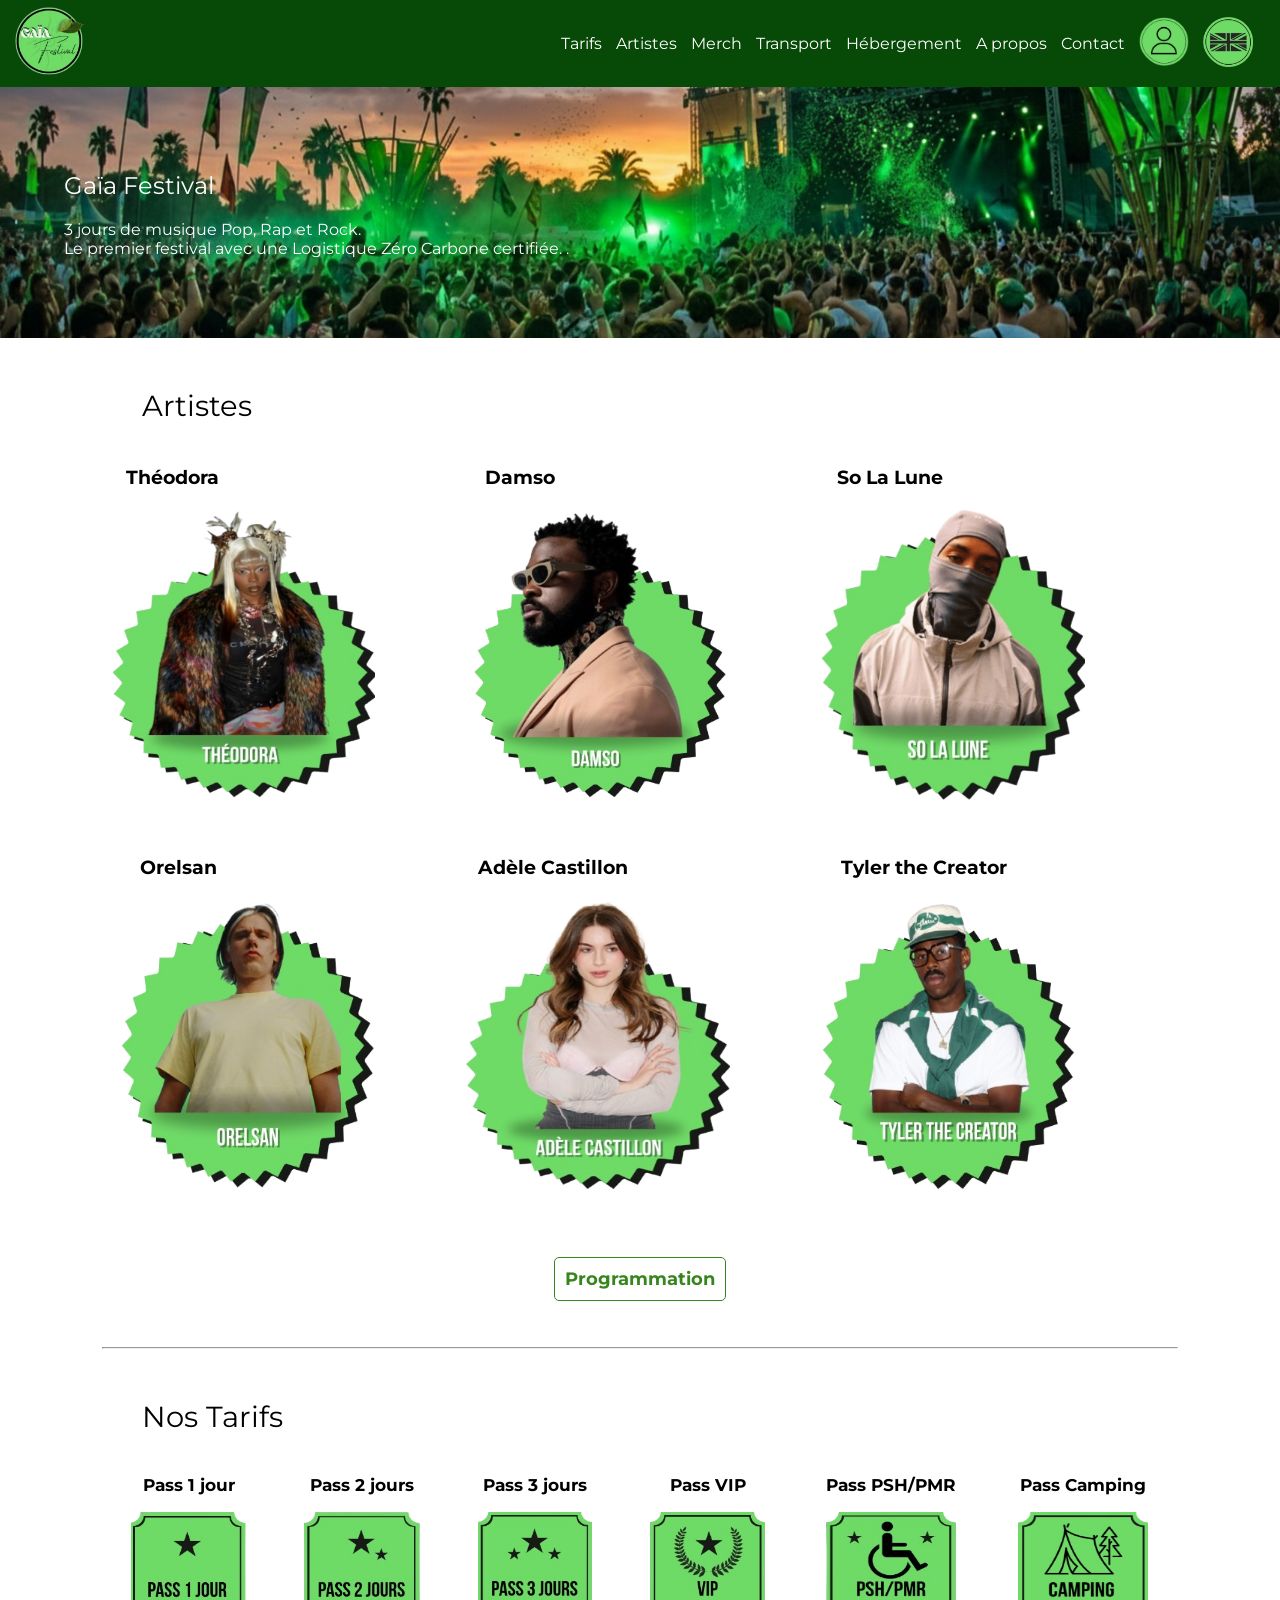
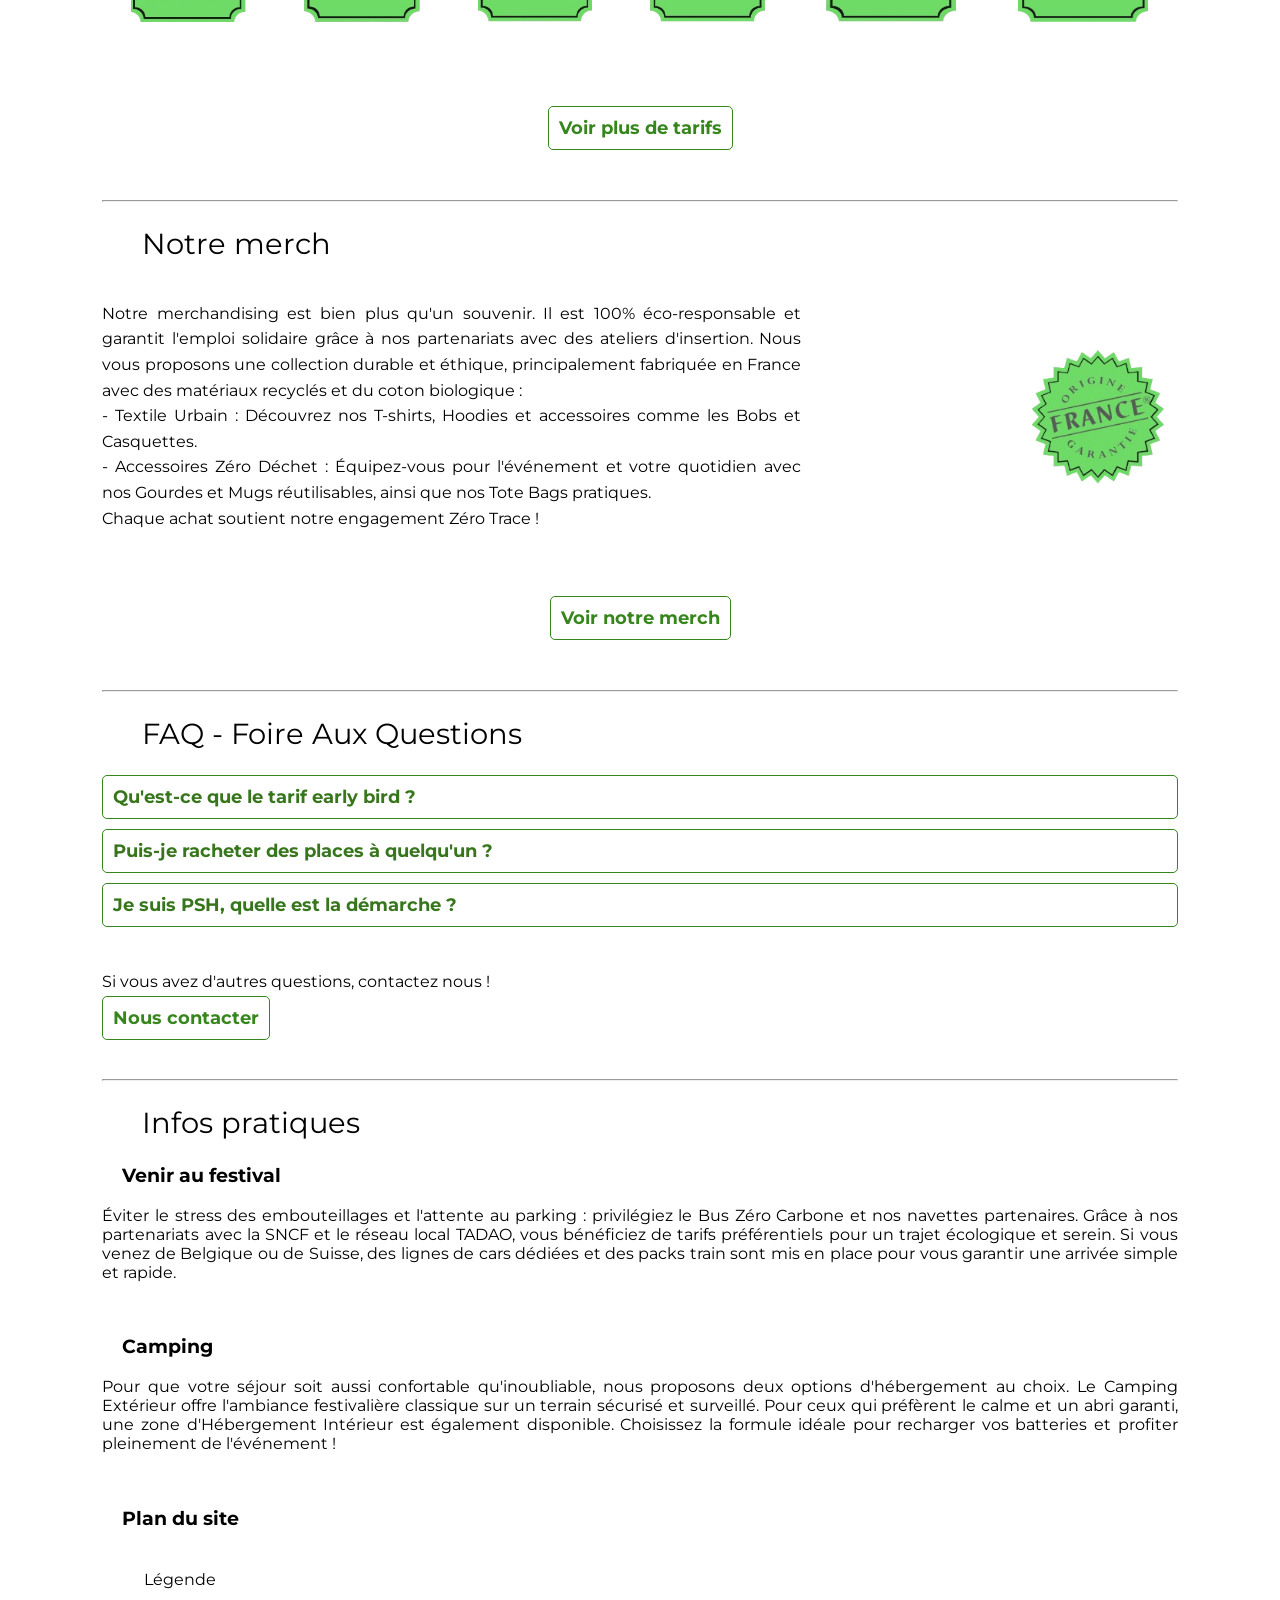
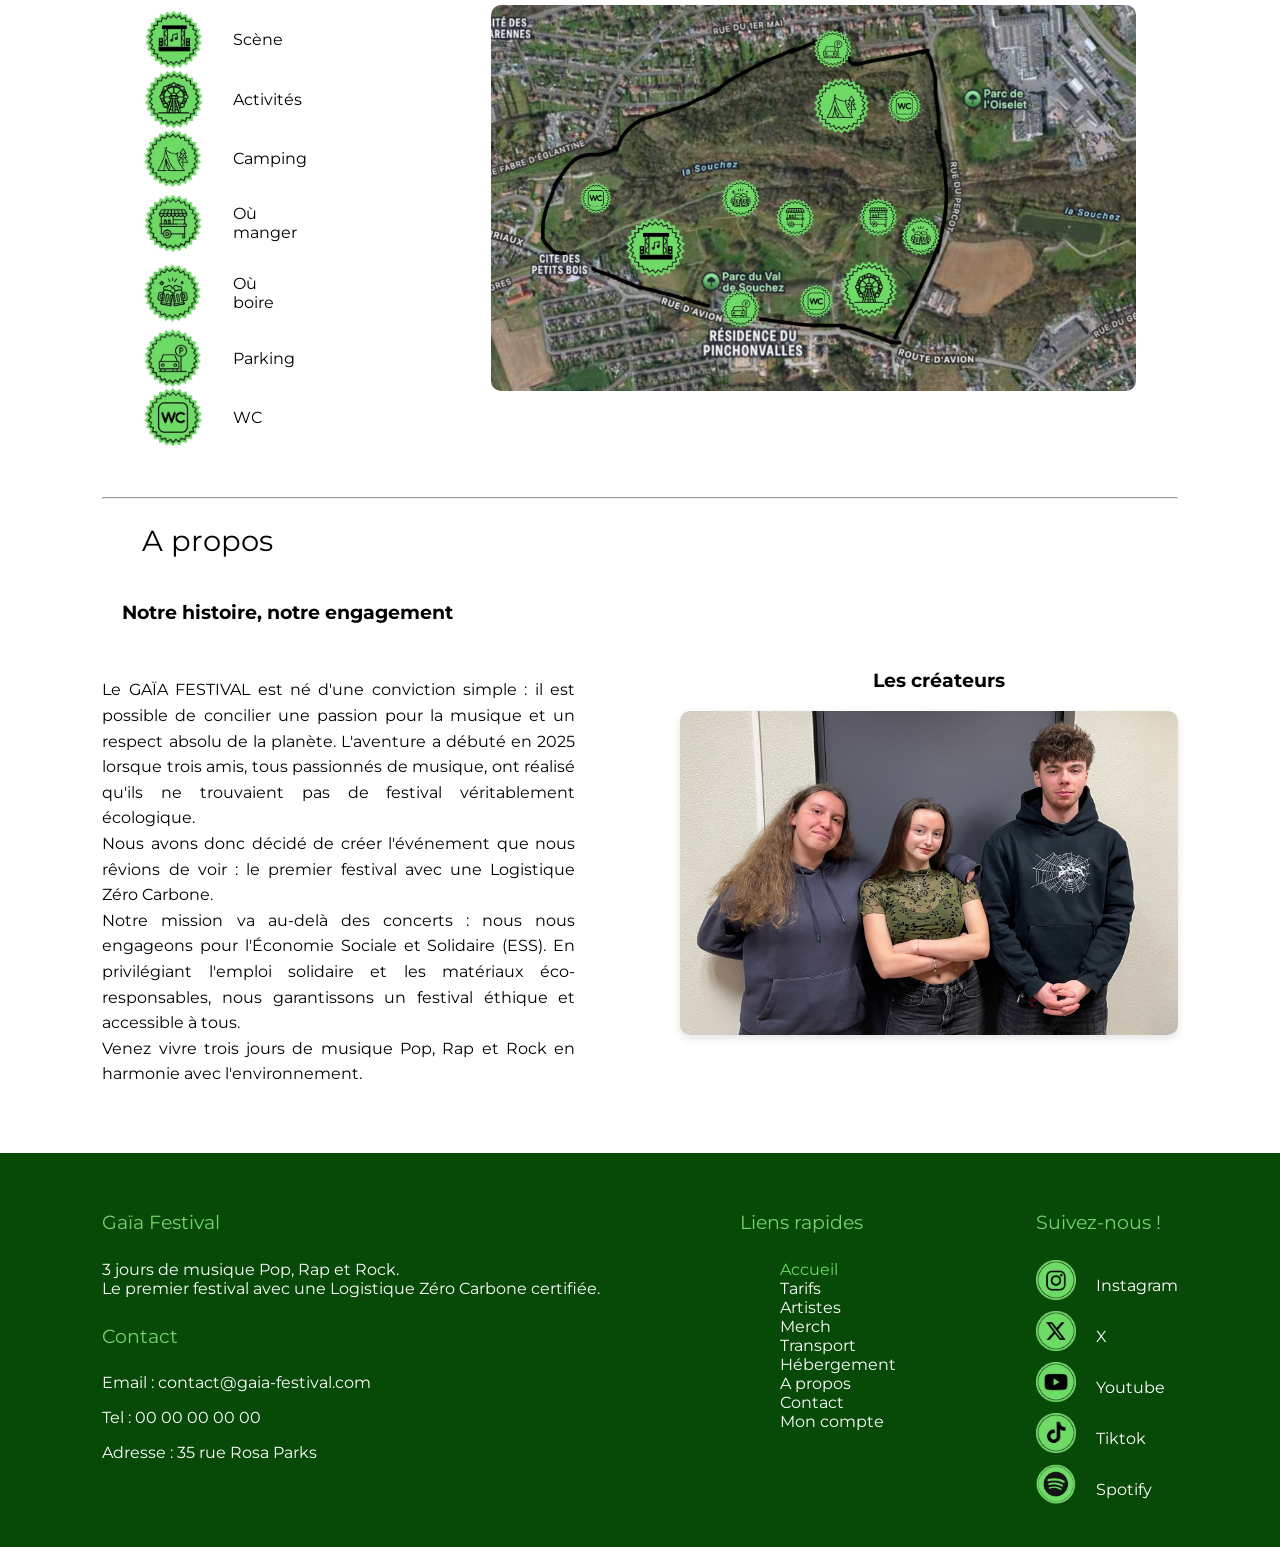
<file: index.html>
<!doctype html>
<html lang="fr">
<head>
  <meta charset="UTF-8" />
  <title>Gaïa Festival</title>
  <link rel="stylesheet" href="Homepage_gaia_festival.css">
  <link rel="stylesheet" href="global.css">
    <link rel="icon" href="./images/GF-rbg.png"/>

  <link rel="preconnect" href="https://fonts.googleapis.com">
  <link rel="preconnect" href="https://fonts.gstatic.com" crossorigin>
  <link href="https://fonts.googleapis.com/css2?family=Montserrat:ital,wght@0,100..900;1,100..900&display=swap" rel="stylesheet">

  <link rel="preconnect" href="https://fonts.googleapis.com">
  <link rel="preconnect" href="https://fonts.gstatic.com" crossorigin>
  <link href="https://fonts.googleapis.com/css2?family=Bebas+Neue&family=Montserrat:ital,wght@0,100..900;1,100..900&display=swap" rel="stylesheet">
</head>

<body>

<header class="navigation">
    <div class="logo">
        <a href="#"><img src="images/GF-rbg.png" alt="Logo Gaia" class="logo_Gaia"></a>
    </div>
  <div class="nav-liens">
    <nav>
      <ul>
        <li><a href="tarifs_gaia_festival.html">Tarifs</a></li>
        <li><a href="artistes_gaia_festival.html">Artistes</a></li>
        <li><a href="merch_gaia_festival.html">Merch</a></li>
        <li><a href="transport_gaia_festival.html">Transport</a></li>
        <li><a href="hebergement_gaia_festival.html">Hébergement</a></li>
        <li><a href="apropos_gaia_festival.html">A propos</a></li>
        <li><a href="contact_gaia_festival.html">Contact</a></li>
          <li><a href="id_gaia_festival.html"><img src="images/id_user-rbg.png" alt="s'identifier" class="id_user"></a></li>
          <li><a href="Homepage_gaia_festival_ANGLAIS.html"><img src="images/anglais-rbg.png" alt="Anglais Logo" class="logo-anglais"></a></li>
      </ul>
    </nav>
  </div>
</header>

  <section class="banniere">
    <div class="hero">
      <div class="hero-content">
        <h1>Gaïa Festival</h1>
        <p>3 jours de musique Pop, Rap et Rock.<br>
          Le premier festival avec une Logistique Zéro Carbone certifiée.
          .</p>
      </div>
    </div>
  </section>


<main>
  <section class="artistes">
    <h2>Artistes</h2>
    <div class="artistes-container">
      <div class="bloc-artiste">
        <h3>Théodora</h3>
        <img src="images/artistes/theodora-rbg.png" alt="Theodora" class="theodora">
      </div>
      <div class="bloc-artiste">
        <h3>Damso</h3>
        <img src="images/artistes/damso-rbg.png" alt="Damso" class="damso">
      </div>
      <div class="bloc-artiste">
        <h3>So La Lune</h3>
        <img src="images/artistes/so_la_lune-rbg.png" alt="So La Lune" class="solalune">
      </div>
    </div>
    <div class="artistes-container">
      <div class="bloc-artiste">
        <h3>Orelsan</h3>
        <img src="images/artistes/orelsan-rbg.png" alt="Orelsan" class="orelsan">
      </div>
      <div class="bloc-artiste">
        <h3>Adèle Castillon</h3>
        <img src="images/artistes/adele_castillon-rbg.png" alt="Adèle Castillon" class="adele-castillon">
      </div>
      <div class="bloc-artiste">
        <h3>Tyler the Creator</h3>
        <img src="images/artistes/tyler_the_creator-rbg.png" alt="Tyler the Creator" class="tyler-the-creator">
      </div>
    </div>
      <div class="submit">
          <a href="artistes_gaia_festival.html" class="bouton">Programmation</a>
      </div>
      <br><br>
    <hr>
  </section>

  <section class="Tarifs">
    <h2>Nos Tarifs</h2>
    <div class="tarifs-container">
      <div class="tarifs-bloc">
        <p>Pass 1 jour</p>
        <img src="images/pass/pass_1_jour-rbg.png" alt="Pass 1 jour" class="pass-1">
      </div>
      <div class="tarifs-bloc">
        <p>Pass 2 jours</p>
        <img src="images/pass/pass_2_jours-rbg.png" alt="Pass 2 jours" class="pass-2">
      </div>
      <div class="tarifs-bloc">
        <p>Pass 3 jours</p>
        <img src="images/pass/pass_3_jours-rbg.png" alt="Pass 3 jour" class="pass-3">
      </div>
      <div class="tarifs-bloc">
        <p>Pass VIP</p>
        <img src="images/pass/vip-rbg.png" alt="Pass VIP" class="pass-vip">
      </div>
      <div class="tarifs-bloc">
        <p>Pass PSH/PMR</p>
        <img src="images/pass/psh_pmr-rbg.png" alt="Pass psh/pmr" class="pass-psh-pmr">
      </div>
      <div class="tarifs-bloc">
        <p>Pass Camping</p>
        <img src="images/pass/pass_camping-rbg.png" alt="Pass Camping" class="pass-camping">
      </div>
    </div>
      <div class="submit">
        <a href="tarifs_gaia_festival.html" class="bouton">Voir plus de tarifs</a>
      </div>
  </section>
  <hr>

  <section class="Merch">
    <h2>Notre merch</h2>
    <div class="merch-container">
      <p>Notre merchandising est bien plus qu'un souvenir. Il est 100% éco-responsable et garantit l'emploi solidaire grâce à nos partenariats avec des ateliers d'insertion.
Nous vous proposons une collection durable et éthique, principalement fabriquée en France avec des matériaux recyclés et du coton biologique :<br>
	- Textile Urbain : Découvrez nos T-shirts, Hoodies et accessoires comme les Bobs et Casquettes.<br>
	- Accessoires Zéro Déchet : Équipez-vous pour l'événement et votre quotidien avec nos Gourdes et Mugs réutilisables, ainsi que nos Tote Bags pratiques.<br>

Chaque achat soutient notre engagement Zéro Trace !</p>
      <img src="images/made_in_france-rbg.png" alt="Made in France">
    </div>
      <br>
      <div class="submit">
        <a href="merch_gaia_festival.html" class="bouton">Voir notre merch</a>
      </div>
  </section>
  <hr>

  <section class="FAQ">
    <h2>FAQ - Foire Aux Questions </h2>
    <div class="faq-container">
      <div class="faq-item">
        <input type="checkbox" id="faq1" class="faq-toggle">
        <label for="faq1" class="faq-question">Qu'est-ce que le tarif early bird ?</label>
        <div class="faq-rep">
          <p>Le tarif early bird est un tarif réduit accordé aux premiers acheteurs et sur une quantité limitée de places.
            Ce tarif n'est accessible que sur la billetterie officielle.
            Une fois le quota atteint, le tarif évoluera en phase regular.
            Ces tarifs seront alors accessibles chez tous les réseaux de ventes classiques : billetterie officielle, Ticketmaster, Fnac, Pass Culture, ...</p>
        </div>
      </div>
      <div class="faq-item">
        <input type="checkbox" id="faq2" class="faq-toggle">
        <label for="faq2" class="faq-question">Puis-je racheter des places à quelqu'un ?</label>
        <div class="faq-rep">
          <p>
            Oui, vous pouvez racheter et revendre des places, mais uniquement via nos plateformes officielles et partenaires !
            Nous mettons à votre disposition un service de revente sécurisé afin de garantir la validité des billets.
            Vous trouverez le lien vers la billetterie de revente officielle sur notre site.
            Attention : Nous vous invitons à la plus grande vigilance concernant l'achat de billets sur des plateformes non officielles ou des réseaux sociaux, car vous risqueriez d'être victime d'une arnaque.</p>
        </div>
      </div>
      <div class="faq-item">
        <input type="checkbox" id="faq3" class="faq-toggle">
        <label for="faq3" class="faq-question">Je suis PSH, quelle est la démarche ?</label>
        <div class="faq-rep">
          <p>Pour toute réservation de places PSH, nous vous invitons à faire votre demande ici.
            Si vous avez déjà acheté vos places et que vous avez besoin d'un replacement, merci d'en faire la demande à contact@gaia-festival.com pour prévenir de ce changement.</p>
        </div>
      </div>
    </div>
    <br>
      <p> Si vous avez d'autres questions, contactez nous !</p>
      <a href="contact_gaia_festival.html" class="bouton">Nous contacter</a>
  </section>
  <hr>

  <section class="infos_pratiques">
    <h2>Infos pratiques</h2>
    <div class="infos-container">
      <div class="venir-fest">
        <h3>Venir au festival</h3>
        <p>Éviter le stress des embouteillages et l'attente au parking : privilégiez le Bus Zéro Carbone et nos navettes partenaires. Grâce à nos partenariats avec la SNCF et le réseau local TADAO, vous bénéficiez de tarifs préférentiels pour un trajet écologique et serein. Si vous venez de Belgique ou de Suisse, des lignes de cars dédiées et des packs train sont mis en place pour vous garantir une arrivée simple et rapide.</p>
      </div>
        <br>
      <div class="camping">
        <h3>Camping</h3>
        <p>Pour que votre séjour soit aussi confortable qu'inoubliable, nous proposons deux options d'hébergement au choix. Le Camping Extérieur offre l'ambiance festivalière classique sur un terrain sécurisé et surveillé. Pour ceux qui préfèrent le calme et un abri garanti, une zone d'Hébergement Intérieur est également disponible. Choisissez la formule idéale pour recharger vos batteries et profiter pleinement de l'événement !</p>
      </div>
    </div>
      <br>
    <div class="plan-site">
      <h3>Plan du site</h3>
      <div class="plan-container">
        <div class="legende">
          <h4>Légende</h4>
          <div class="plan-icones">
            <div class="bloc-icone-plan">
              <img src="images/logo_plan/scene-rbg.png" alt="scène">
              <p>Scène</p>
            </div>
            <div class="bloc-icone-plan">
              <img src="images/logo_plan/activités-rbg.png" alt="activités">
              <p>Activités</p>
            </div>
            <div class="bloc-icone-plan">
              <img src="images/logo_plan/camping-rbg.png" alt="camping">
              <p>Camping</p>
            </div>
            <div class="bloc-icone-plan">
              <img src="images/logo_plan/food_truck-rbg.png" alt="foodtruck">
              <p>Où manger</p>
            </div>
            <div class="bloc-icone-plan">
              <img src="images/logo_plan/rp_damien_torché.png" alt="boire">
              <p>Où boire</p>
            </div>
            <div class="bloc-icone-plan">
              <img src="images/logo_plan/parking-rbg.png" alt="parking">
              <p>Parking</p>
            </div>
            <div class="bloc-icone-plan">
              <img src="images/logo_plan/wc-rbg.png" alt="wc">
              <p>WC</p>
            </div>
          </div>
        </div>
        <img src="images/logo_plan/plan-site.jpg" alt="plan-rbg" class="plan">
      </div>
    </div>
  </section>
    <hr>

  <section class="APropos">
    <h2>A propos</h2>
    <div class="APropos-container">
      <div class="APropos-titre-txt">
        <h3>Notre histoire, notre engagement</h3><br>
        <p>Le GAÏA FESTIVAL est né d'une conviction simple : il est possible de concilier une passion pour la musique et un respect absolu de la planète. L'aventure a débuté en 2025 lorsque trois amis, tous passionnés de musique, ont réalisé qu'ils ne trouvaient pas de festival véritablement écologique.<br>

          Nous avons donc décidé de créer l'événement que nous rêvions de voir : le premier festival avec une Logistique Zéro Carbone.<br>

          Notre mission va au-delà des concerts : nous nous engageons pour l'Économie Sociale et Solidaire (ESS). En privilégiant l'emploi solidaire et les matériaux éco-responsables, nous garantissons un festival éthique et accessible à tous. <br>

          Venez vivre trois jours de musique Pop, Rap et Rock en harmonie avec l'environnement.</p>
      </div>
        <br>
      <div class="Createurs">
        <h3>Les créateurs</h3>
        <img src="images/images/les_createurs(modification).jpeg" alt="Les Createurs">
      </div>
    </div>
  </section>

</main>

<footer class="footer">
  <div class="footer-container">
    <div class="footer-about_contact">
      <div class="footer-about">
        <h4>Gaïa Festival</h4>
        <p>3 jours de musique Pop, Rap et Rock.<br>
          Le premier festival avec une Logistique Zéro Carbone certifiée.</p>
      </div>
      <div class="footer-contact">
        <h4>Contact</h4>
        <p> Email : contact@gaia-festival.com</p>
          <p> Tel : 00 00 00 00 00 </p>
        <p> Adresse : 35 rue Rosa Parks</p>
      </div>
    </div>
    <div class="footer-nav">
      <h4>Liens rapides</h4>
      <ul>
        <li><a href="#" class="active">Accueil</a></li>
        <li><a href="tarifs_gaia_festival.html">Tarifs</a></li>
        <li><a href="artistes_gaia_festival.html">Artistes</a></li>
        <li><a href="merch_gaia_festival.html">Merch</a></li>
        <li><a href="transport_gaia_festival.html">Transport</a></li>
        <li><a href="hebergement_gaia_festival.html">Hébergement</a></li>
        <li><a href="apropos_gaia_festival.html">A propos</a></li>
        <li><a href="contact_gaia_festival.html">Contact</a></li>
          <li><a href="id_gaia_festival.html">Mon compte</a></li>
      </ul>
    </div>
    <div class="footer-social">
      <h4>Suivez-nous !</h4>
      <div class="social-icons">
        <div class="bloc-reseaux">
          <img src="images/logo_reseaux/insta-rbg.png" alt="Instagram">
          <a href="#"><p>Instagram</p></a>
        </div>
        <div class="bloc-reseaux">
          <img src="images/logo_reseaux/x-rbg.png" alt="X">
          <a href="#"><p>X</p></a>
        </div>
        <div class="bloc-reseaux">
          <img src="images/logo_reseaux/ytb-rbg.png" alt="Youtube">
          <a href="#"><p>Youtube</p></a>
        </div>
        <div class="bloc-reseaux">
          <img src="images/logo_reseaux/tiktok-rbg.png" alt="Tiktok">
          <a href="#"><p>Tiktok</p></a>
        </div>
        </div>
        <div class="bloc-reseaux">
          <img src="images/logo_reseaux/spotify-rbg.png" alt="Spotify">
          <a href="#"><p>Spotify</p></a>
        </div>
      </div>
    </div>
  </div>
</footer>

</body>
</html>
</file>
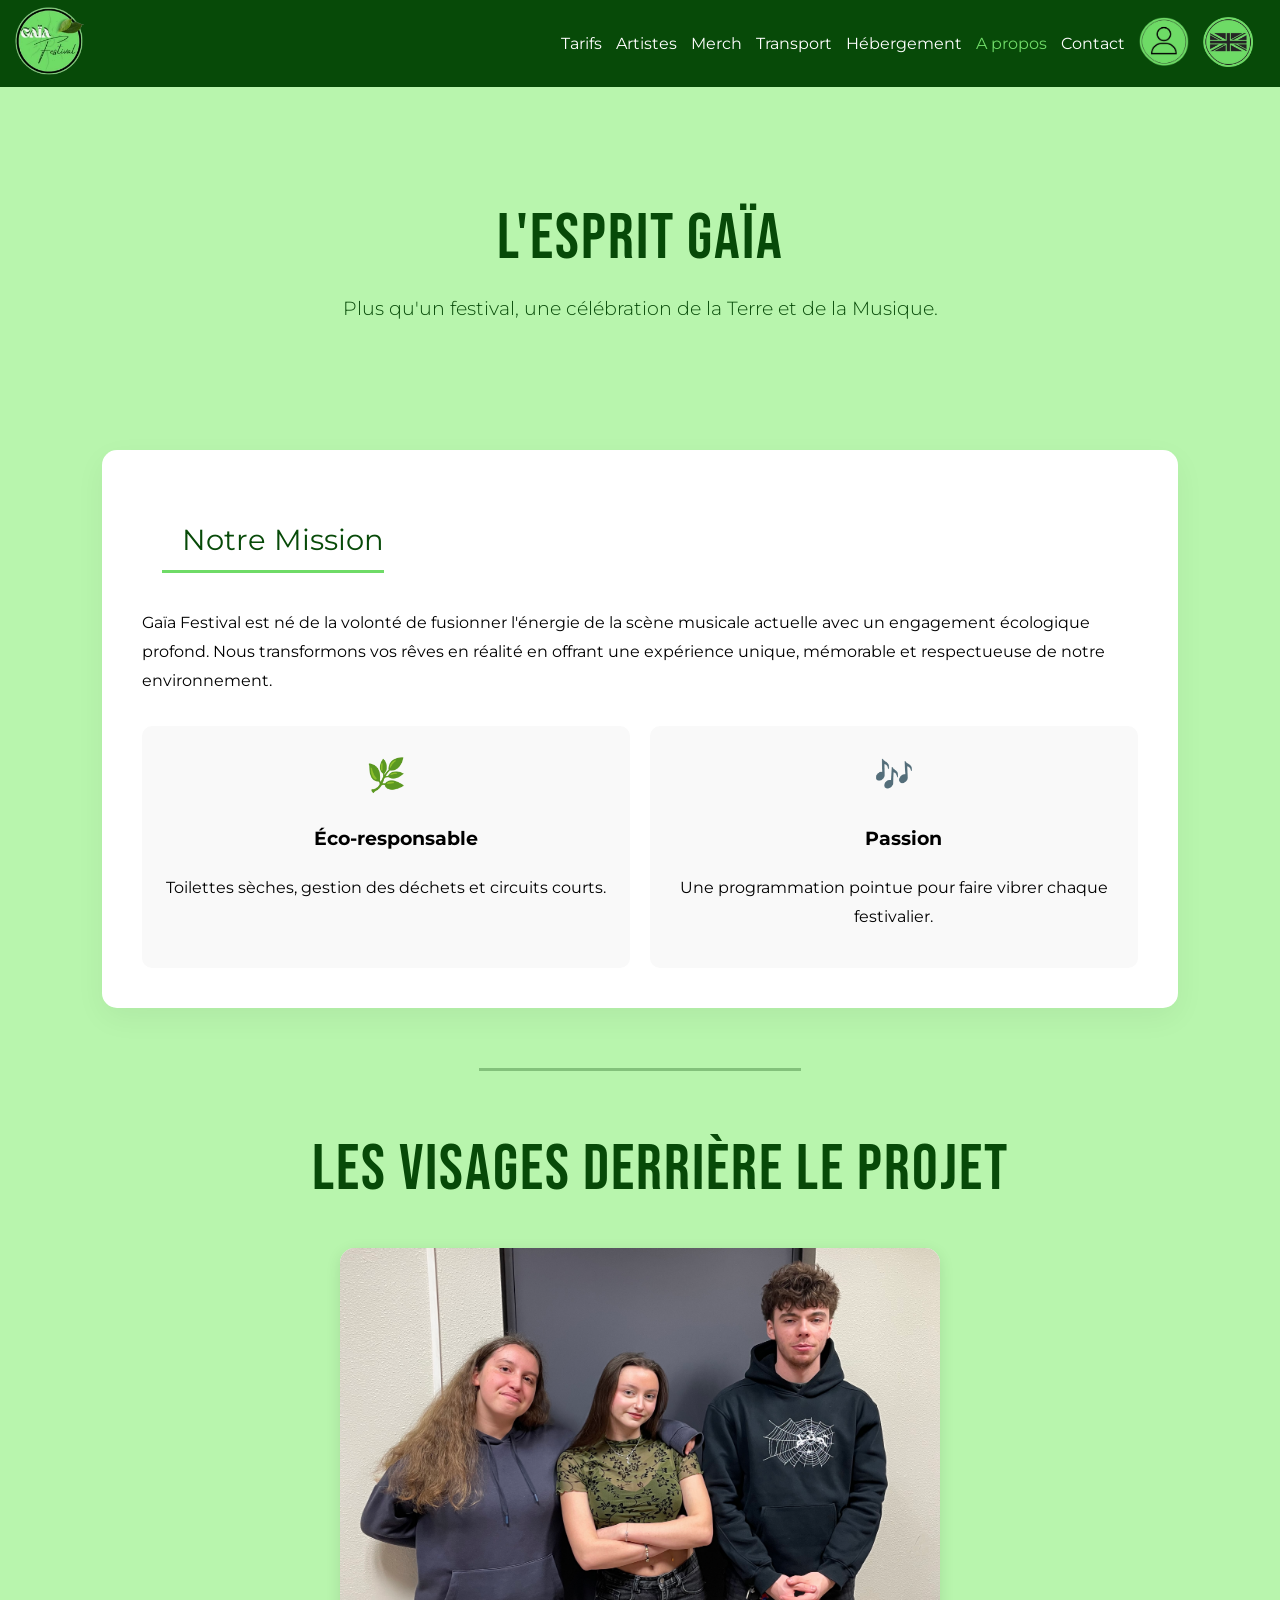
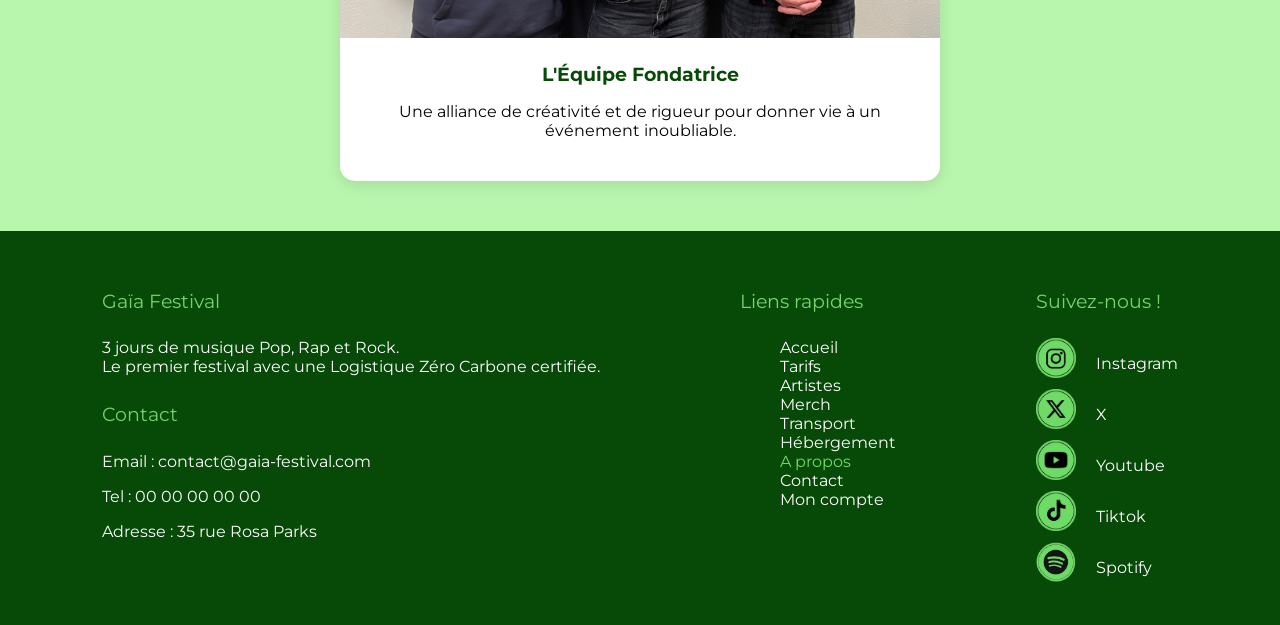
<file: apropos_gaia_festival.html>
<!doctype html>
<html lang="fr">
<head>
    <meta charset="UTF-8" />
    <title>Gaïa Festival</title>
    <link rel="stylesheet" href="apropos_gaia_festival.css">
    <link rel="stylesheet" href="global.css">
    <link rel="icon" href="./images/GF-rbg.png"/>

    <link rel="preconnect" href="https://fonts.googleapis.com">
    <link rel="preconnect" href="https://fonts.gstatic.com" crossorigin>
    <link href="https://fonts.googleapis.com/css2?family=Montserrat:ital,wght@0,100..900;1,100..900&display=swap" rel="stylesheet">

    <link rel="preconnect" href="https://fonts.googleapis.com">
    <link rel="preconnect" href="https://fonts.gstatic.com" crossorigin>
    <link href="https://fonts.googleapis.com/css2?family=Bebas+Neue&family=Montserrat:ital,wght@0,100..900;1,100..900&display=swap" rel="stylesheet">
</head>

<body>
<header class="navigation">
    <div class="logo">
        <a href="index.html"><img src="images/GF-rbg.png" alt="Logo Gaia" class="logo_Gaia"></a>
    </div>
    <div class="nav-liens">
        <nav>
            <ul>
                <li><a href="tarifs_gaia_festival.html">Tarifs</a></li>
                <li><a href="artistes_gaia_festival.html">Artistes</a></li>
                <li><a href="merch_gaia_festival.html">Merch</a></li>
                <li><a href="transport_gaia_festival.html">Transport</a></li>
                <li><a href="hebergement_gaia_festival.html">Hébergement</a></li>
                <li><a href="#" class="active">A propos</a></li>
                <li><a href="contact_gaia_festival.html">Contact</a></li>
                <li><a href="id_gaia_festival.html"><img src="images/id_user-rbg.png" alt="s'identifier" class="id_user"></a></li>
                <li><a href="Homepage_gaia_festival_ANGLAIS.html"><img src="images/anglais-rbg.png" alt="Anglais Logo" class="logo-anglais"></a></li>
            </ul>
        </nav>
    </div>
</header>

<main>
    <section class="about-hero">
        <h1 class="title-bebas">L'Esprit Gaïa</h1>
        <p class="subtitle">Plus qu'un festival, une célébration de la Terre et de la Musique.</p>
    </section>

    <section class="form-container">
        <h2>Notre Mission</h2>
        <p>Gaïa Festival est né de la volonté de fusionner l'énergie de la scène musicale actuelle avec un engagement écologique profond. Nous transformons vos rêves en réalité en offrant une expérience unique, mémorable et respectueuse de notre environnement.</p>

        <div class="values-grid">
            <div class="value-item">
                <span class="value-icon">🌿</span>
                <h3>Éco-responsable</h3>
                <p>Toilettes sèches, gestion des déchets et circuits courts.</p>
            </div>
            <div class="value-item">
                <span class="value-icon">🎶</span>
                <h3>Passion</h3>
                <p>Une programmation pointue pour faire vibrer chaque festivalier.</p>
            </div>
        </div>
    </section>

    <hr class="hr-style">

    <section class="creators-section">
        <h2 class="title-bebas" style="text-align: center;">Les visages derrière le projet</h2>
        <div class="creators-grid">
            <div class="creator-card">
                <div class="img-wrapper">
                    <img src="images/images/les_createurs(modification).jpeg" alt="L'équipe Gaïa Festival">
                </div>
                <div class="creator-info">
                    <h3>L'Équipe Fondatrice</h3>
                    <p>Une alliance de créativité et de rigueur pour donner vie à un événement inoubliable.</p>
                </div>
            </div>
        </div>
    </section>
</main>

<footer class="footer">
    <div class="footer-container">
        <div class="footer-about_contact">
            <div class="footer-about">
                <h4>Gaïa Festival</h4>
                <p>3 jours de musique Pop, Rap et Rock.<br>
                    Le premier festival avec une Logistique Zéro Carbone certifiée.</p>
            </div>
            <div class="footer-contact">
                <h4>Contact</h4>
                <p> Email : contact@gaia-festival.com</p>
                <p> Tel : 00 00 00 00 00 </p>
                <p> Adresse : 35 rue Rosa Parks</p>
            </div>
        </div>
        <div class="footer-nav">
            <h4>Liens rapides</h4>
            <ul>
                <li><a href="index.html">Accueil</a></li>
                <li><a href="tarifs_gaia_festival.html">Tarifs</a></li>
                <li><a href="artistes_gaia_festival.html">Artistes</a></li>
                <li><a href="merch_gaia_festival.html">Merch</a></li>
                <li><a href="transport_gaia_festival.html">Transport</a></li>
                <li><a href="hebergement_gaia_festival.html">Hébergement</a></li>
                <li><a href="#" class="active">A propos</a></li>
                <li><a href="contact_gaia_festival.html">Contact</a></li>
                <li><a href="id_gaia_festival.html">Mon compte</a></li>
            </ul>
        </div>
        <div class="footer-social">
            <h4>Suivez-nous !</h4>
            <div class="social-icons">
                <div class="bloc-reseaux">
                    <img src="images/logo_reseaux/insta-rbg.png" alt="Instagram">
                    <a href="#"><p>Instagram</p></a>
                </div>
                <div class="bloc-reseaux">
                    <img src="images/logo_reseaux/x-rbg.png" alt="X">
                    <a href="#"><p>X</p></a>
                </div>
                <div class="bloc-reseaux">
                    <img src="images/logo_reseaux/ytb-rbg.png" alt="Youtube">
                    <a href="#"><p>Youtube</p></a>
                </div>
                <div class="bloc-reseaux">
                    <img src="images/logo_reseaux/tiktok-rbg.png" alt="Tiktok">
                    <a href="#"><p>Tiktok</p></a>
                </div>
            </div>
            <div class="bloc-reseaux">
                <img src="images/logo_reseaux/spotify-rbg.png" alt="Spotify">
                <a href="#"><p>Spotify</p></a>
            </div>
        </div>
    </div>
    </div>
</footer>

</body>
</html>
</file>
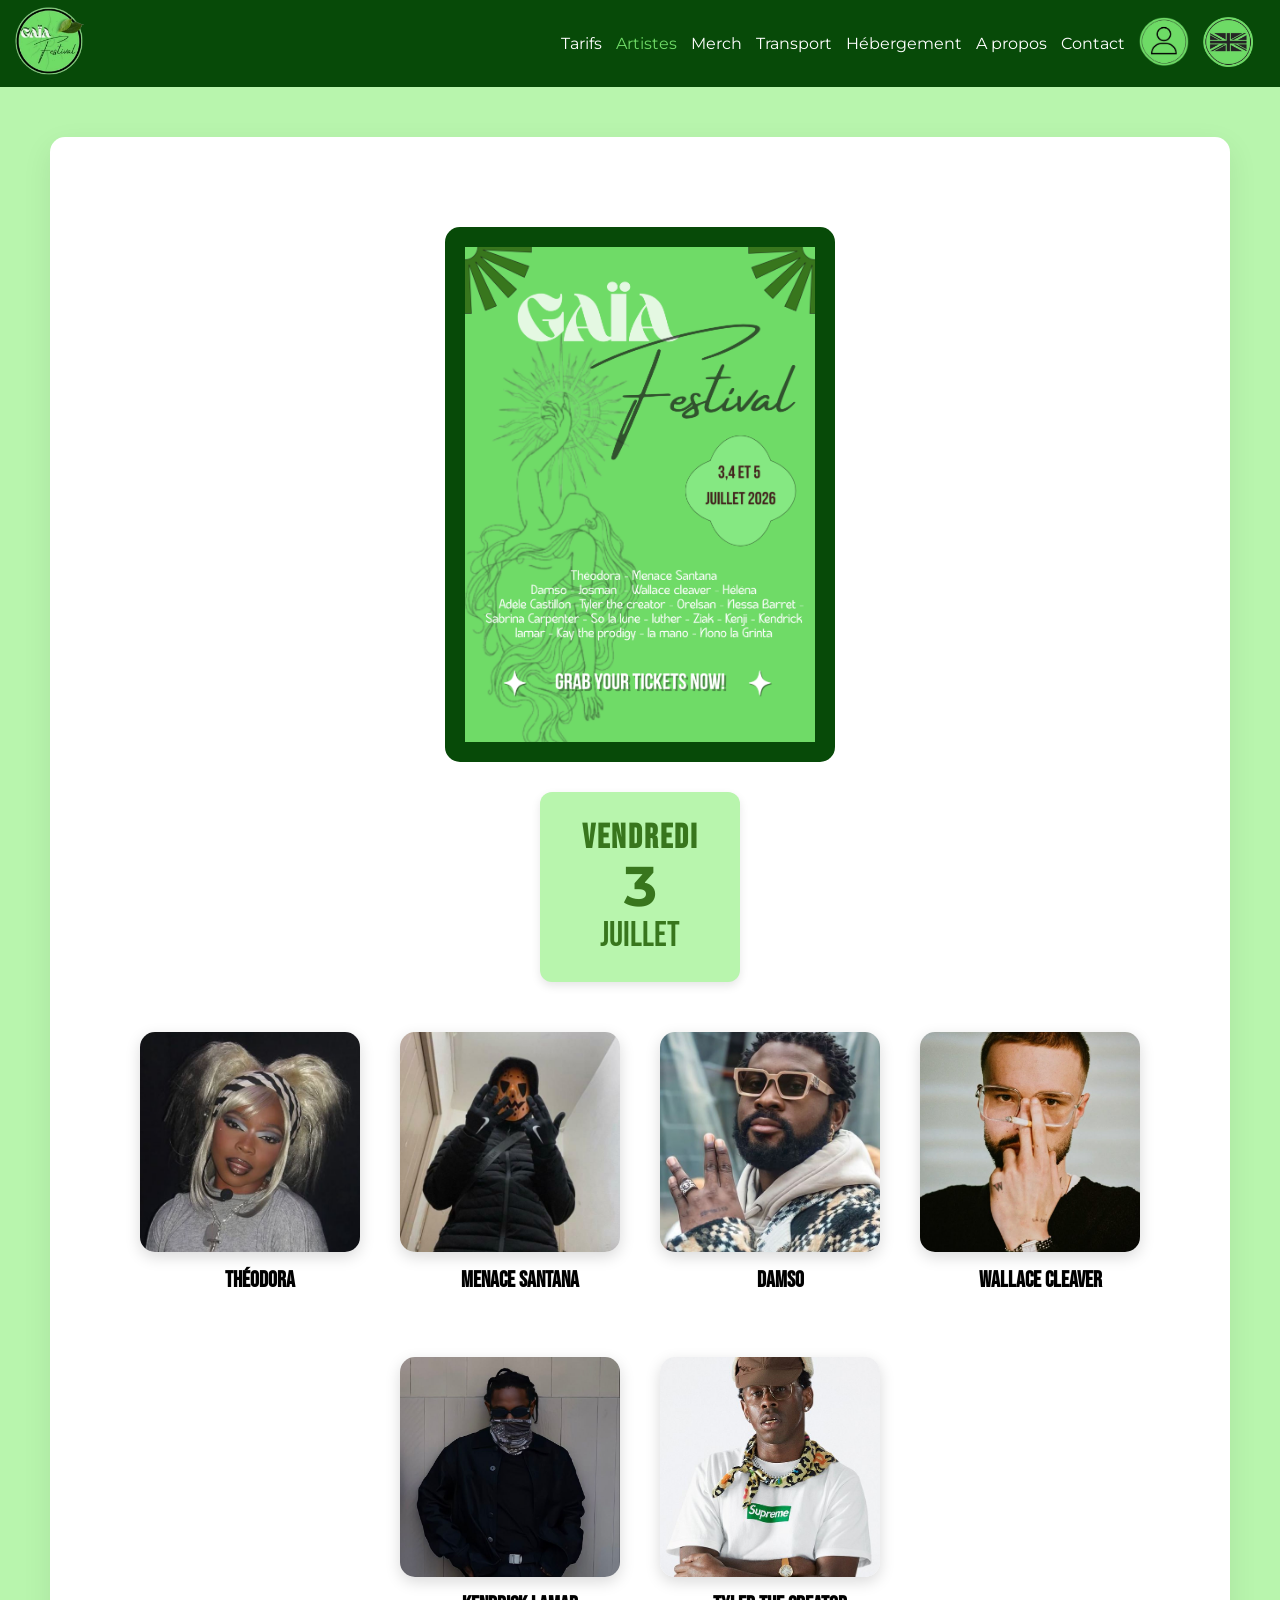
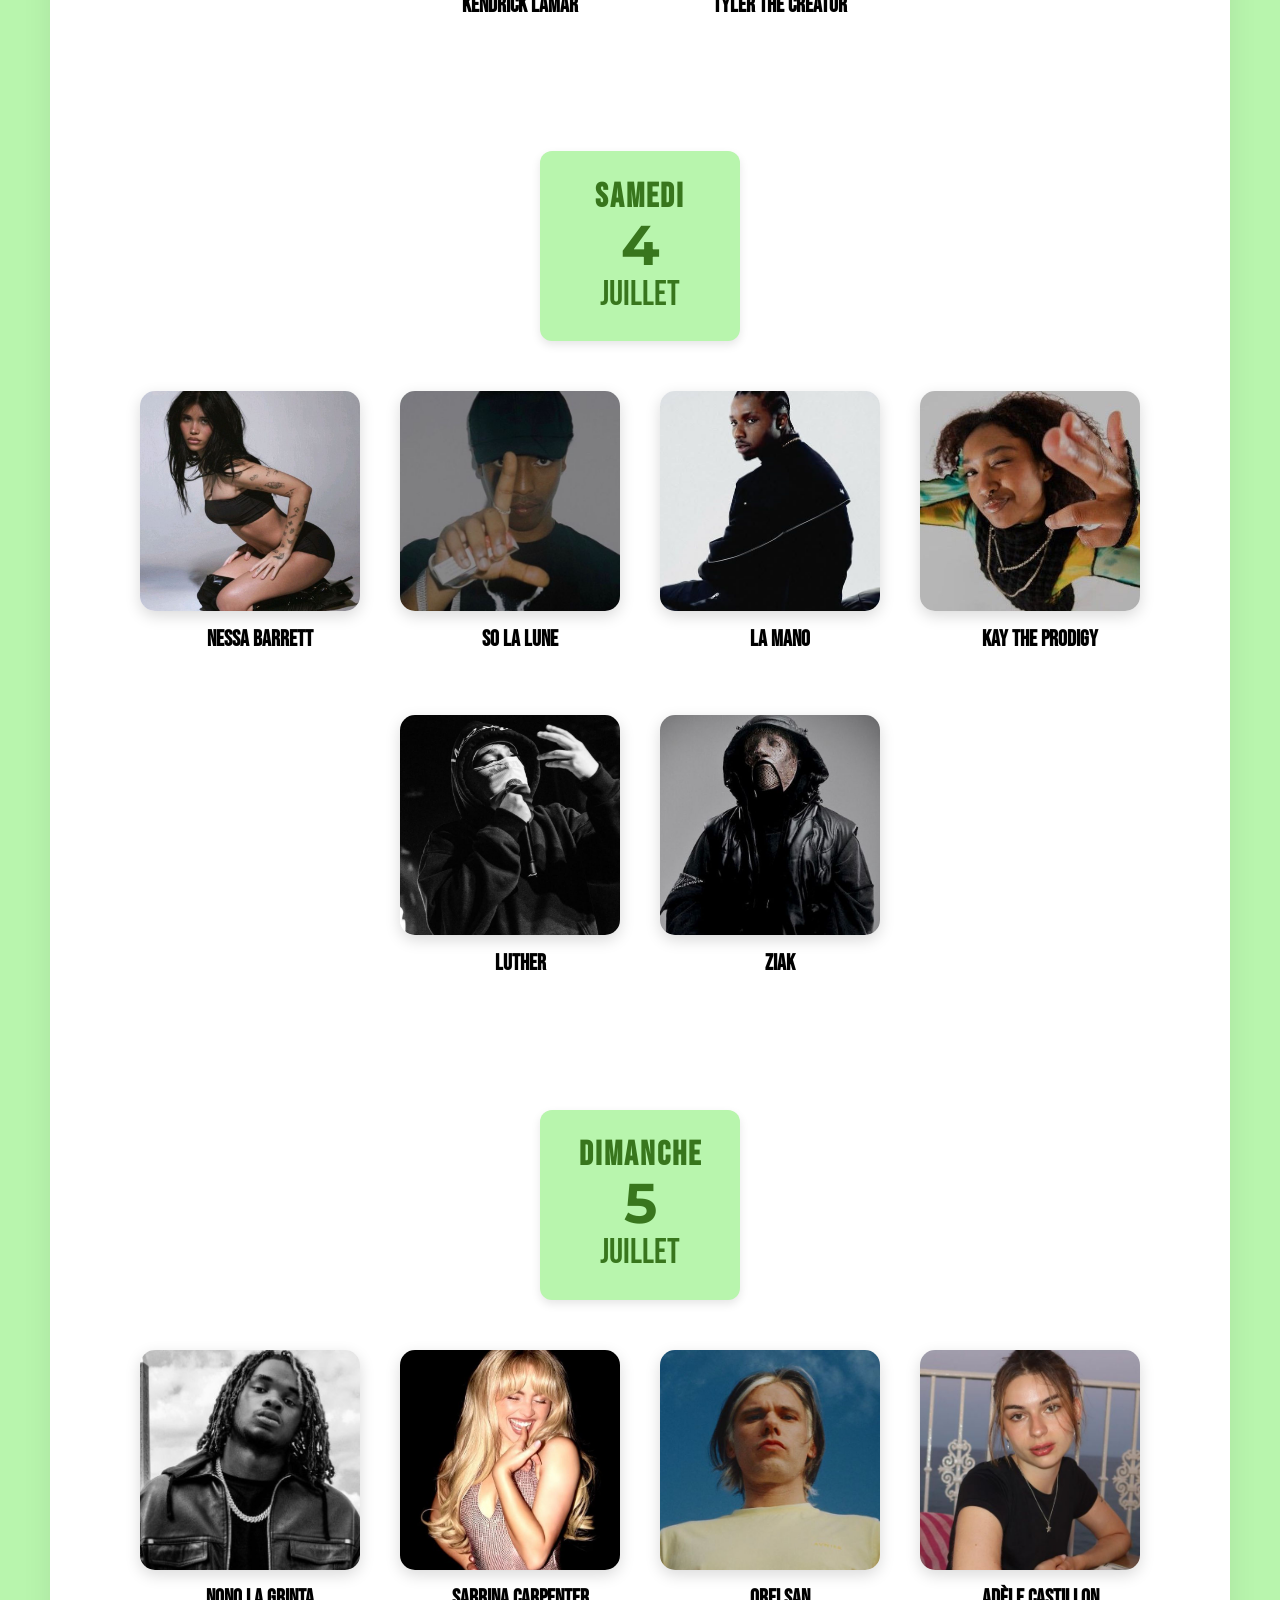
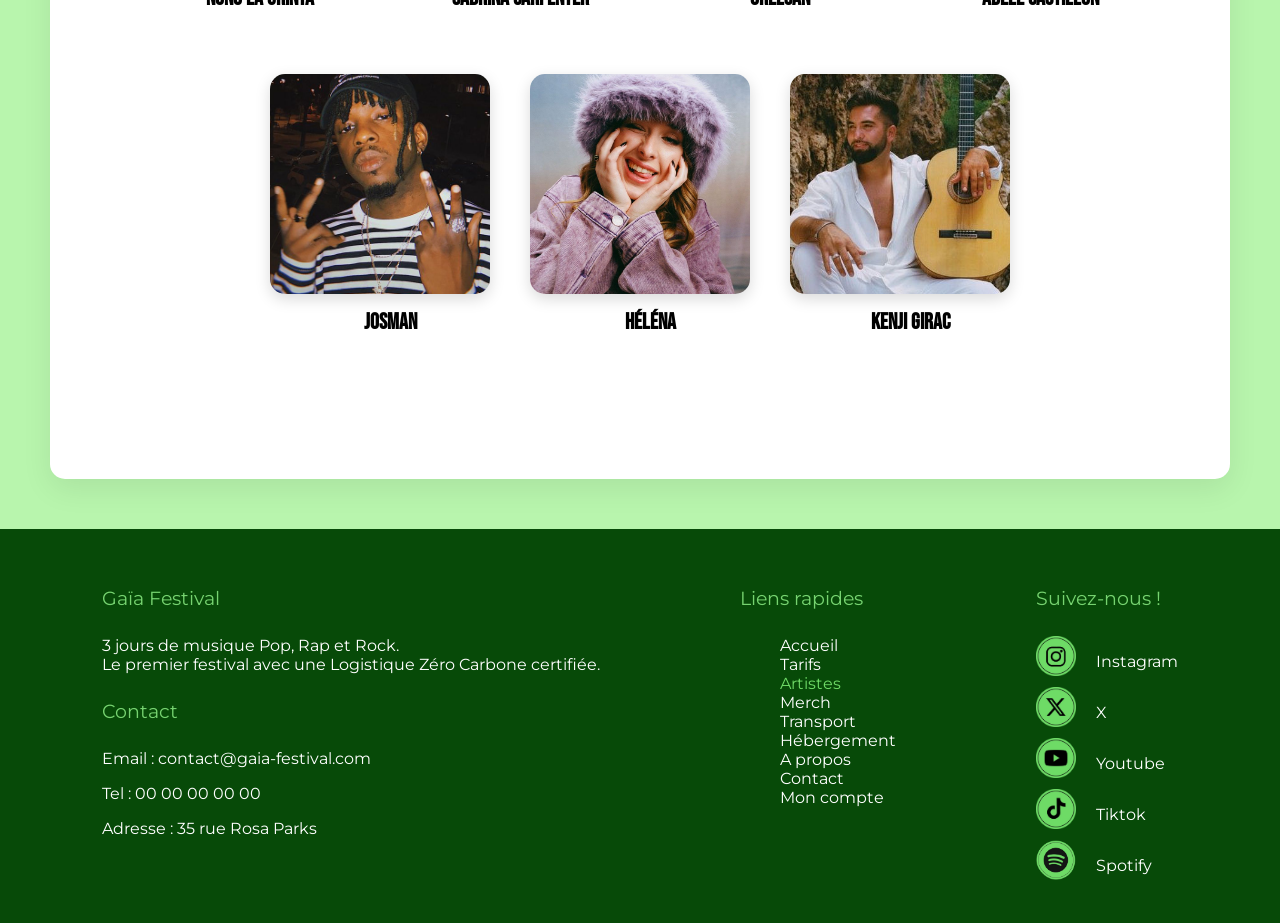
<file: artistes_gaia_festival.html>
<!doctype html>
<html lang="fr">
<head>
  <meta charset="UTF-8" />
  <title>Gaïa Festival</title>
  <link rel="stylesheet" href="artistes_gaia_festival.css">
  <link rel="stylesheet" href="global.css">
    <link rel="icon" href="./images/GF-rbg.png"/>

  <link rel="preconnect" href="https://fonts.googleapis.com">
  <link rel="preconnect" href="https://fonts.gstatic.com" crossorigin>
  <link href="https://fonts.googleapis.com/css2?family=Montserrat:ital,wght@0,100..900;1,100..900&display=swap" rel="stylesheet">

  <link rel="preconnect" href="https://fonts.googleapis.com">
  <link rel="preconnect" href="https://fonts.gstatic.com" crossorigin>
  <link href="https://fonts.googleapis.com/css2?family=Bebas+Neue&family=Montserrat:ital,wght@0,100..900;1,100..900&display=swap" rel="stylesheet">
</head>

<body>
<header class="navigation">
    <div class="logo">
        <a href="index.html"><img src="images/GF-rbg.png" alt="Logo Gaia" class="logo_Gaia"></a>
    </div>
  <div class="nav-liens">
    <nav>
      <ul>
        <li><a href="tarifs_gaia_festival.html">Tarifs</a></li>
        <li><a href="#" class="active">Artistes</a></li>
        <li><a href="merch_gaia_festival.html">Merch</a></li>
        <li><a href="transport_gaia_festival.html">Transport</a></li>
        <li><a href="hebergement_gaia_festival.html">Hébergement</a></li>
        <li><a href="apropos_gaia_festival.html">A propos</a></li>
        <li><a href="contact_gaia_festival.html">Contact</a></li>
          <li><a href="id_gaia_festival.html"><img src="images/id_user-rbg.png" alt="s'identifier" class="id_user"></a></li>
          <li><a href="Homepage_gaia_festival_ANGLAIS.html"><img src="images/anglais-rbg.png" alt="Anglais Logo" class="logo-anglais"></a></li>
      </ul>
    </nav>
  </div>
</header>

<section class="all">
    <div class="affiche">
        <img src="images/artistes/affiche_Gaïa_Festival.png" alt="Affiche gaia"/>
    </div>

    <div class="Vendredi">
        <div class="date-badge">
            <span class="jour">VENDREDI</span>
            <span class="chiffre">3</span>
            <span class="mois">Juillet</span>
        </div>
        <div class="artistes">
            <div class="artiste_container">
                <img src="images/artistes/vendredi/theodora.jpg" alt="Theodora" />
                <h3>Théodora</h3>
            </div>
            <div class="artiste_container">
                <img
                        src="images/artistes/vendredi/menace_santana.jpg"
                        alt="Menace Santana"
                />
                <h3>Menace Santana</h3>
            </div>
            <div class="artiste_container">
                <img src="images/artistes/vendredi/damso.jpg" alt="Damso" />
                <h3>Damso</h3>
            </div>
            <div class="artiste_container">
                <img
                        src="images/artistes/vendredi/wallace_cleaver.jpg"
                        alt="Wallace Cleaver"
                />
                <h3>Wallace Cleaver</h3>
            </div>
            <div class="artiste_container">
                <img
                        src="images/artistes/vendredi/kendrick_lamar.jpg"
                        alt="Kendrick Lamar"
                />
                <h3>Kendrick Lamar</h3>
            </div>
            <div class="artiste_container">
                <img
                        src="images/artistes/vendredi/tyler_the_creator.jpg"
                        alt="Tyler the Creator"
                />
                <h3>Tyler the Creator</h3>
            </div>
        </div>
    </div>

    <div class="Samedi">
        <div class="date-badge">
            <span class="jour">SAMEDI</span>
            <span class="chiffre">4</span>
            <span class="mois">Juillet</span>
        </div>
        <div class="artistes">
            <div class="artiste_container">
                <img
                        src="images/artistes/samedi/nessa_barrett.jpg"
                        alt="Nessa Barrett"
                />
                <h3>Nessa Barrett</h3>
            </div>
            <div class="artiste_container">
                <img src="images/artistes/samedi/so_la_lune.jpg" alt="So La Lune" />
                <h3>So La Lune</h3>
            </div>
            <div class="artiste_container">
                <img src="images/artistes/samedi/la_mano.jpg" alt="La Mano" />
                <h3>La Mano</h3>
            </div>
            <div class="artiste_container">
                <img
                        src="images/artistes/samedi/kay_the_prodigy.jpg"
                        alt="Kay The Prodigy"
                />
                <h3>Kay The Prodigy</h3>
            </div>
            <div class="artiste_container">
                <img src="images/artistes/samedi/luther.jpg" alt="Luther" />
                <h3>Luther</h3>
            </div>
            <div class="artiste_container">
                <img src="images/artistes/samedi/ziak.jpg" alt="Ziak" />
                <h3>Ziak</h3>
            </div>
        </div>
    </div>

    <div class="Dimanche">
        <div class="date-badge">
            <span class="jour">DIMANCHE</span>
            <span class="chiffre">5</span>
            <span class="mois">Juillet</span>
        </div>
        <div class="artistes">
            <div class="artiste_container">
                <img
                        src="images/artistes/dimanche/nono_la_grinta.jpg"
                        alt="Nono La Grinta"
                />
                <h3>Nono La Grinta</h3>
            </div>
            <div class="artiste_container">
                <img
                        src="images/artistes/dimanche/sabrina_carpenter.jpg"
                        alt="Sabrina Carpenter"
                />
                <h3>Sabrina Carpenter</h3>
            </div>
            <div class="artiste_container">
                <img src="images/artistes/dimanche/orelsan.jpg" alt="Orelsan" />
                <h3>Orelsan</h3>
            </div>
            <div class="artiste_container">
                <img
                        src="images/artistes/dimanche/adele_castillon.jpg"
                        alt="Adèle Castillon"
                />
                <h3>Adèle Castillon</h3>
            </div>
            <div class="artiste_container">
                <img src="images/artistes/dimanche/josman.jpg" alt="Josman" />
                <h3>Josman</h3>
            </div>
            <div class="artiste_container">
                <img src="images/artistes/dimanche/helena.jpg" alt="Héléna" />
                <h3>Héléna</h3>
            </div>
            <div class="artiste_container">
                <img
                        src="images/artistes/dimanche/kenji_girac.jpg"
                        alt="Kenji Girac"
                />
                <h3>Kenji Girac</h3>
            </div>
        </div>
    </div>
</section>


<footer class="footer">
  <div class="footer-container">
    <div class="footer-about_contact">
      <div class="footer-about">
        <h4>Gaïa Festival</h4>
        <p>3 jours de musique Pop, Rap et Rock.<br>
          Le premier festival avec une Logistique Zéro Carbone certifiée.</p>
      </div>
      <div class="footer-contact">
        <h4>Contact</h4>
        <p> Email : contact@gaia-festival.com</p>
          <p> Tel : 00 00 00 00 00 </p>
        <p> Adresse : 35 rue Rosa Parks</p>
      </div>
    </div>
    <div class="footer-nav">
      <h4>Liens rapides</h4>
      <ul>
        <li><a href="index.html" >Accueil</a></li>
        <li><a href="tarifs_gaia_festival.html">Tarifs</a></li>
        <li><a href="#" class="active">Artistes</a></li>
        <li><a href="merch_gaia_festival.html">Merch</a></li>
        <li><a href="transport_gaia_festival.html">Transport</a></li>
        <li><a href="hebergement_gaia_festival.html">Hébergement</a></li>
        <li><a href="apropos_gaia_festival.html">A propos</a></li>
        <li><a href="contact_gaia_festival.html">Contact</a></li>
          <li><a href="id_gaia_festival.html">Mon compte</a></li>
      </ul>
    </div>
    <div class="footer-social">
      <h4>Suivez-nous !</h4>
      <div class="social-icons">
        <div class="bloc-reseaux">
          <img src="images/logo_reseaux/insta-rbg.png" alt="Instagram">
          <a href="#"><p>Instagram</p></a>
        </div>
        <div class="bloc-reseaux">
          <img src="images/logo_reseaux/x-rbg.png" alt="X">
          <a href="#"><p>X</p></a>
        </div>
        <div class="bloc-reseaux">
          <img src="images/logo_reseaux/ytb-rbg.png" alt="Youtube">
          <a href="#"><p>Youtube</p></a>
        </div>
        <div class="bloc-reseaux">
          <img src="images/logo_reseaux/tiktok-rbg.png" alt="Tiktok">
          <a href="#"><p>Tiktok</p></a>
        </div>
        </div>
        <div class="bloc-reseaux">
          <img src="images/logo_reseaux/spotify-rbg.png" alt="Spotify">
          <a href="#"><p>Spotify</p></a>
        </div>
      </div>
    </div>
  </div>
</footer>

</body>
</html>
</file>
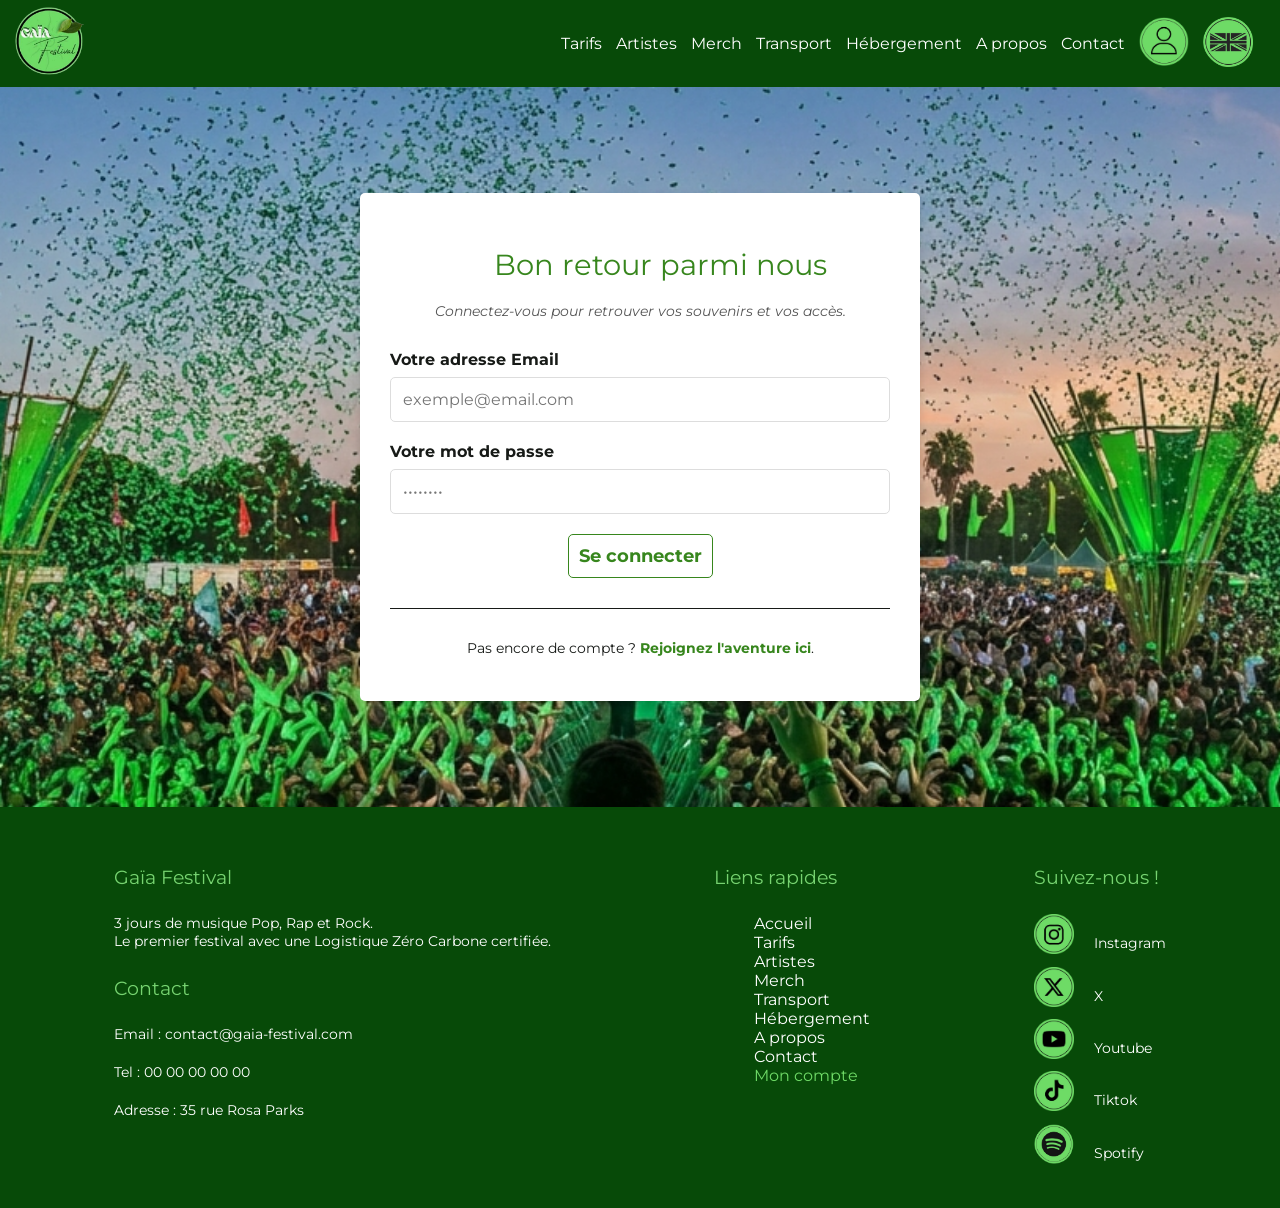
<file: connexion_gaia_festival.html>
<!doctype html>
<html lang="fr">
<head>
    <meta charset="UTF-8" />
    <title>Gaïa Festival</title>
    <link rel="stylesheet" href="connexion_gaia_festival.css">
    <link rel="stylesheet" href="global.css">
    <link rel="icon" href="./images/GF-rbg.png"/>

    <link rel="preconnect" href="https://fonts.googleapis.com">
    <link rel="preconnect" href="https://fonts.gstatic.com" crossorigin>
    <link href="https://fonts.googleapis.com/css2?family=Montserrat:ital,wght@0,100..900;1,100..900&display=swap" rel="stylesheet">

    <link rel="preconnect" href="https://fonts.googleapis.com">
    <link rel="preconnect" href="https://fonts.gstatic.com" crossorigin>
    <link href="https://fonts.googleapis.com/css2?family=Bebas+Neue&family=Montserrat:ital,wght@0,100..900;1,100..900&display=swap" rel="stylesheet">
</head>

<body>
<header class="navigation">
    <div class="logo">
        <a href="index.html"><img src="images/GF-rbg.png" alt="Logo Gaia" class="logo_Gaia"></a>
    </div>
    <div class="nav-liens">
        <nav>
            <ul>
                <li><a href="tarifs_gaia_festival.html">Tarifs</a></li>
                <li><a href="artistes_gaia_festival.html">Artistes</a></li>
                <li><a href="merch_gaia_festival.html">Merch</a></li>
                <li><a href="transport_gaia_festival.html">Transport</a></li>
                <li><a href="hebergement_gaia_festival.html">Hébergement</a></li>
                <li><a href="apropos_gaia_festival.html">A propos</a></li>
                <li><a href="contact_gaia_festival.html">Contact</a></li>
                <li><a href="id_gaia_festival.html"><img src="images/id_user-rbg.png" alt="s'identifier" class="id_user"></a></li>
                <li><a href="Homepage_gaia_festival_ANGLAIS.html"><img src="images/anglais-rbg.png" alt="Anglais Logo" class="logo-anglais"></a></li>
            </ul>
        </nav>
    </div>
</header>


<main>
    <div class="form-container">
        <h2>Bon retour parmi nous</h2>
        <p class="soustitre">
            Connectez-vous pour retrouver vos souvenirs et vos accès.
        </p>

        <form action="#" method="POST">
            <label for="email">Votre adresse Email</label>
            <input type="email" id="email" name="email" placeholder="exemple@email.com" required>

            <label for="password">Votre mot de passe</label>
            <input type="password" id="password" name="password" placeholder="••••••••" required>

            <div class="submit">
                <button type="submit" class="bouton">Se connecter</button>
            </div>
        </form>
        <hr>
        <p>
            Pas encore de compte ? <a href="id_gaia_festival.html" class="id">Rejoignez l'aventure ici</a>.
        </p>
    </div>
</main>

<footer class="footer">
    <div class="footer-container">
        <div class="footer-about_contact">
            <div class="footer-about">
                <h4>Gaïa Festival</h4>
                <p>3 jours de musique Pop, Rap et Rock.<br>
                    Le premier festival avec une Logistique Zéro Carbone certifiée.</p>
            </div>
            <div class="footer-contact">
                <h4>Contact</h4>
                <p> Email : contact@gaia-festival.com</p>
                <p> Tel : 00 00 00 00 00 </p>
                <p> Adresse : 35 rue Rosa Parks</p>
            </div>
        </div>
        <div class="footer-nav">
            <h4>Liens rapides</h4>
            <ul>
                <li><a href="index.html">Accueil</a></li>
                <li><a href="tarifs_gaia_festival.html">Tarifs</a></li>
                <li><a href="artistes_gaia_festival.html">Artistes</a></li>
                <li><a href="merch_gaia_festival.html">Merch</a></li>
                <li><a href="transport_gaia_festival.html">Transport</a></li>
                <li><a href="hebergement_gaia_festival.html">Hébergement</a></li>
                <li><a href="apropos_gaia_festival.html">A propos</a></li>
                <li><a href="contact_gaia_festival.html">Contact</a></li>
                <li><a href="id_gaia_festival.html" class="active">Mon compte</a></li>
            </ul>
        </div>
        <div class="footer-social">
            <h4>Suivez-nous !</h4>
            <div class="social-icons">
                <div class="bloc-reseaux">
                    <img src="images/logo_reseaux/insta-rbg.png" alt="Instagram">
                    <a href="#"><p>Instagram</p></a>
                </div>
                <div class="bloc-reseaux">
                    <img src="images/logo_reseaux/x-rbg.png" alt="X">
                    <a href="#"><p>X</p></a>
                </div>
                <div class="bloc-reseaux">
                    <img src="images/logo_reseaux/ytb-rbg.png" alt="Youtube">
                    <a href="#"><p>Youtube</p></a>
                </div>
                <div class="bloc-reseaux">
                    <img src="images/logo_reseaux/tiktok-rbg.png" alt="Tiktok">
                    <a href="#"><p>Tiktok</p></a>
                </div>
            </div>
            <div class="bloc-reseaux">
                <img src="images/logo_reseaux/spotify-rbg.png" alt="Spotify">
                <a href="#"><p>Spotify</p></a>
            </div>
        </div>
    </div>
</footer>

</body>
</html>
</file>
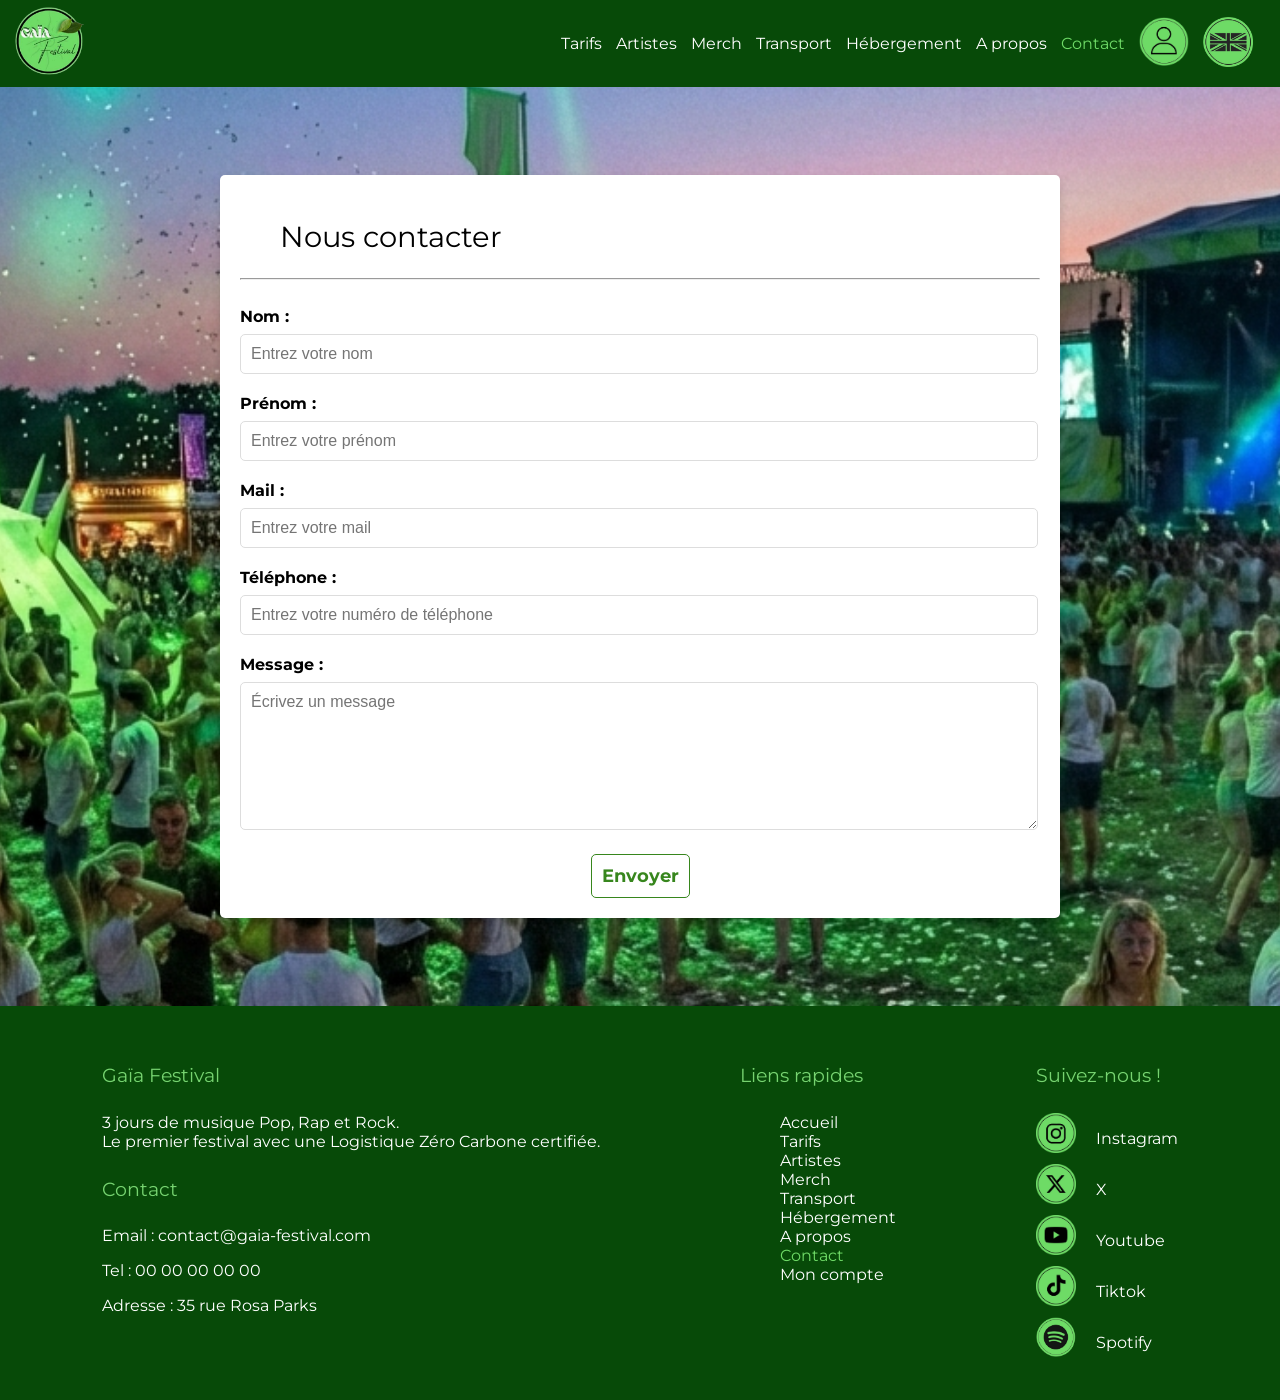
<file: contact_gaia_festival.html>
<!doctype html>
<html lang="fr">
<head>
    <meta charset="UTF-8" />
    <title>Gaïa Festival</title>
    <link rel="stylesheet" href="contact_gaia_festival.css">
    <link rel="stylesheet" href="global.css">
    <link rel="icon" href="./images/GF-rbg.png"/>

    <link rel="preconnect" href="https://fonts.googleapis.com">
    <link rel="preconnect" href="https://fonts.gstatic.com" crossorigin>
    <link href="https://fonts.googleapis.com/css2?family=Montserrat:ital,wght@0,100..900;1,100..900&display=swap" rel="stylesheet">

    <link rel="preconnect" href="https://fonts.googleapis.com">
    <link rel="preconnect" href="https://fonts.gstatic.com" crossorigin>
    <link href="https://fonts.googleapis.com/css2?family=Bebas+Neue&family=Montserrat:ital,wght@0,100..900;1,100..900&display=swap" rel="stylesheet">
</head>

<body>
<header class="navigation">
    <div class="logo">
        <a href="index.html"><img src="images/GF-rbg.png" alt="Logo Gaia" class="logo_Gaia"></a>
    </div>
    <div class="nav-liens">
        <nav>
            <ul>
                <li><a href="tarifs_gaia_festival.html">Tarifs</a></li>
                <li><a href="artistes_gaia_festival.html">Artistes</a></li>
                <li><a href="merch_gaia_festival.html">Merch</a></li>
                <li><a href="transport_gaia_festival.html">Transport</a></li>
                <li><a href="hebergement_gaia_festival.html">Hébergement</a></li>
                <li><a href="apropos_gaia_festival.html">A propos</a></li>
                <li><a href="#" class="active">Contact</a></li>
                <li><a href="id_gaia_festival.html"><img src="images/id_user-rbg.png" alt="s'identifier" class="id_user"></a></li>
                <li><a href="Homepage_gaia_festival_ANGLAIS.html"><img src="images/anglais-rbg.png" alt="Anglais Logo" class="logo-anglais"></a></li>
            </ul>
        </nav>
    </div>
</header>

<main>
    <br><br>
    <section id="formulaire" class="form-container">
        <h2>Nous contacter</h2>
        <hr>
        <br>
        <form action="#" method="POST">
            <label for="nom">Nom :</label>
            <input type="text" id="nom" name="nom" placeholder="Entrez votre nom" required>

            <label for="prenom">Prénom :</label>
            <input type="text" id="prenom" name="prenom" placeholder="Entrez votre prénom" required>

            <label for="nom">Mail :</label>
            <input type="mail" id="mail" name="nom" placeholder="Entrez votre mail" required>

            <label for="nom">Téléphone :</label>
            <input type="tel" id="tel" name="nom" placeholder="Entrez votre numéro de téléphone" required>

            <label for="message">Message :</label>
            <textarea id="message" name="message" placeholder="Écrivez un message" rows="7"></textarea>
            <div class="submit">
                <button type="submit" class="bouton">Envoyer</button>
            </div>
        </form>
    </section>
    <br><br>
</main>

<footer class="footer">
    <div class="footer-container">
        <div class="footer-about_contact">
            <div class="footer-about">
                <h4>Gaïa Festival</h4>
                <p>3 jours de musique Pop, Rap et Rock.<br>
                    Le premier festival avec une Logistique Zéro Carbone certifiée.</p>
            </div>
            <div class="footer-contact">
                <h4>Contact</h4>
                <p> Email : contact@gaia-festival.com</p>
                <p> Tel : 00 00 00 00 00 </p>
                <p> Adresse : 35 rue Rosa Parks</p>
            </div>
        </div>
        <div class="footer-nav">
            <h4>Liens rapides</h4>
            <ul>
                <li><a href="index.html">Accueil</a></li>
                <li><a href="tarifs_gaia_festival.html">Tarifs</a></li>
                <li><a href="artistes_gaia_festival.html">Artistes</a></li>
                <li><a href="merch_gaia_festival.html">Merch</a></li>
                <li><a href="transport_gaia_festival.html">Transport</a></li>
                <li><a href="hebergement_gaia_festival.html">Hébergement</a></li>
                <li><a href="apropos_gaia_festival.html">A propos</a></li>
                <li><a href="#" class="active">Contact</a></li>
                <li><a href="id_gaia_festival.html">Mon compte</a></li>
            </ul>
        </div>
        <div class="footer-social">
            <h4>Suivez-nous !</h4>
            <div class="social-icons">
                <div class="bloc-reseaux">
                    <img src="images/logo_reseaux/insta-rbg.png" alt="Instagram">
                    <a href="#"><p>Instagram</p></a>
                </div>
                <div class="bloc-reseaux">
                    <img src="images/logo_reseaux/x-rbg.png" alt="X">
                    <a href="#"><p>X</p></a>
                </div>
                <div class="bloc-reseaux">
                    <img src="images/logo_reseaux/ytb-rbg.png" alt="Youtube">
                    <a href="#"><p>Youtube</p></a>
                </div>
                <div class="bloc-reseaux">
                    <img src="images/logo_reseaux/tiktok-rbg.png" alt="Tiktok">
                    <a href="#"><p>Tiktok</p></a>
                </div>
            </div>
            <div class="bloc-reseaux">
                <img src="images/logo_reseaux/spotify-rbg.png" alt="Spotify">
                <a href="#"><p>Spotify</p></a>
            </div>
        </div>
    </div>
    </div>
</footer>

</body>
</html>
</file>
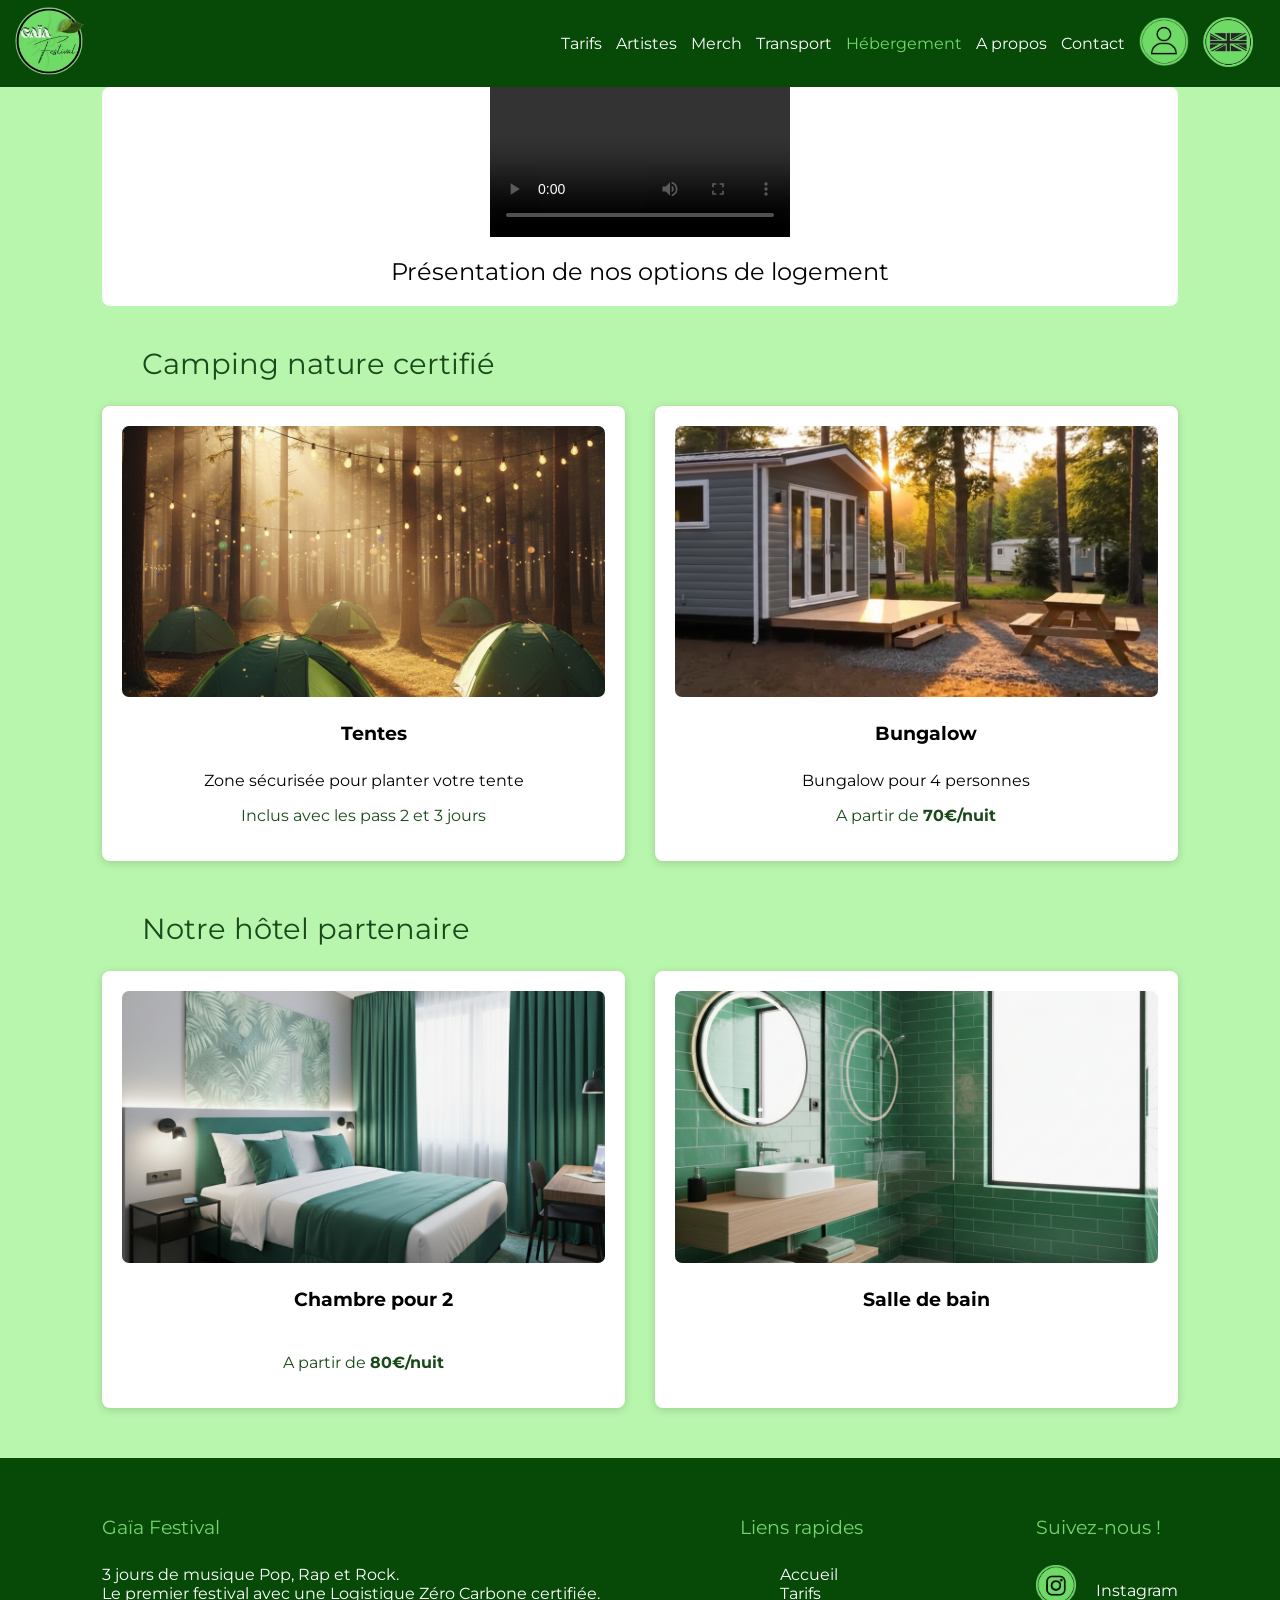
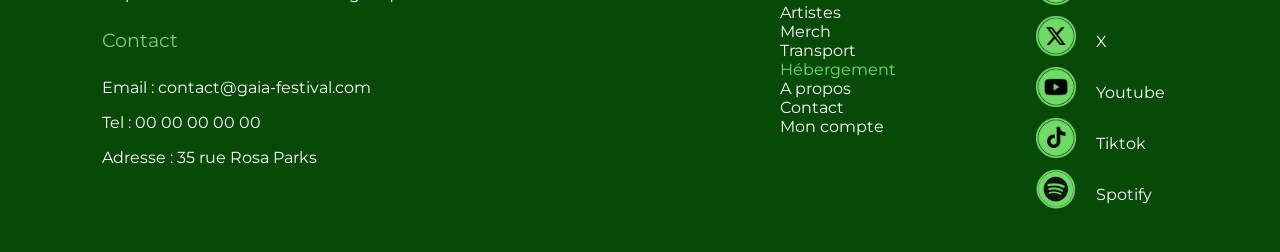
<file: hebergement_gaia_festival.html>
<!doctype html>
<html lang="fr">
<head>
    <meta charset="UTF-8" />
    <title>Gaïa Festival</title>
    <link rel="stylesheet" href="hebergement_gaia_festival.css">
    <link rel="stylesheet" href="global.css">
    <link rel="icon" href="./images/GF-rbg.png"/>

    <link rel="preconnect" href="https://fonts.googleapis.com">
    <link rel="preconnect" href="https://fonts.gstatic.com" crossorigin>
    <link href="https://fonts.googleapis.com/css2?family=Montserrat:ital,wght@0,100..900;1,100..900&display=swap" rel="stylesheet">

    <link rel="preconnect" href="https://fonts.googleapis.com">
    <link rel="preconnect" href="https://fonts.gstatic.com" crossorigin>
    <link href="https://fonts.googleapis.com/css2?family=Bebas+Neue&family=Montserrat:ital,wght@0,100..900;1,100..900&display=swap" rel="stylesheet">
</head>

<body>
<header class="navigation">
    <div class="logo">
        <a href="index.html"><img src="images/GF-rbg.png" alt="Logo Gaia" class="logo_Gaia"></a>
    </div>
    <div class="nav-liens">
        <nav>
            <ul>
                <li><a href="tarifs_gaia_festival.html">Tarifs</a></li>
                <li><a href="artistes_gaia_festival.html">Artistes</a></li>
                <li><a href="merch_gaia_festival.html">Merch</a></li>
                <li><a href="transport_gaia_festival.html">Transport</a></li>
                <li><a href="#" class="active">Hébergement</a></li>
                <li><a href="apropos_gaia_festival.html">A propos</a></li>
                <li><a href="contact_gaia_festival.html">Contact</a></li>
                <li><a href="id_gaia_festival.html"><img src="images/id_user-rbg.png" alt="s'identifier" class="id_user"></a></li>
                <li><a href="Homepage_gaia_festival_ANGLAIS.html"><img src="images/anglais-rbg.png" alt="Anglais Logo" class="logo-anglais"></a></li>
            </ul>
        </nav>
    </div>
</header>

<main>
    <section class="hero">
        <video controls autoplay loop playsinline class="hero-video">
            <source src="./images/hebergement/hebergement_gaia_festival.mp4" type="video/mp4">
        </video>
        <h1>Présentation de nos options de logement</h1>
    </section>

    <section class="exterieur">
        <h2> Camping nature certifié </h2>
        <div class="tente-container">
            <div class="tente">
                <div class="img_tente">
                    <img src="./images/hebergement/tentes.png" alt="tente" />
                </div>
                <h3>Tentes</h3>
                <p>Zone sécurisée pour planter votre tente</p>
                <p class="price">Inclus avec les pass 2 et 3 jours</p>
            </div>
            <div class="tente">
                <div class="img_bungalow">
                    <img src="./images/hebergement/bungalow.png" alt="bungalow" />
                </div>
                <h3>Bungalow</h3>
                <p>Bungalow pour 4 personnes</p>
                <p class="price">A partir de <span>70€/nuit</span></p>
            </div>
        </div>
    </section>

    <section class="interieur">
        <h2>Notre hôtel partenaire</h2>
        <div class="hotel-container">
            <div class="hotel">
                <div class="img-chambre">
                    <img src="./images/hebergement/hotel_chambre.png" alt="hotel chambre" />
                </div>
                <h3>Chambre pour 2</h3>
                <p class="description"></p>
                <p class="price">A partir de <span>80€/nuit</span></p>
            </div>
            <div class="hotel">
                <div class="img-sdb">
                    <img src="./images/hebergement/hotel_sdb.png" alt="hotel sdb" />
                </div>
                <h3>Salle de bain</h3>
                <p class="description"></p>
            </div>
        </div>
    </section>
</main>

<footer class="footer">
    <div class="footer-container">
        <div class="footer-about_contact">
            <div class="footer-about">
                <h4>Gaïa Festival</h4>
                <p>3 jours de musique Pop, Rap et Rock.<br>
                    Le premier festival avec une Logistique Zéro Carbone certifiée.</p>
            </div>
            <div class="footer-contact">
                <h4>Contact</h4>
                <p> Email : contact@gaia-festival.com</p>
                <p> Tel : 00 00 00 00 00 </p>
                <p> Adresse : 35 rue Rosa Parks</p>
            </div>
        </div>
        <div class="footer-nav">
            <h4>Liens rapides</h4>
            <ul>
                <li><a href="index.html">Accueil</a></li>
                <li><a href="tarifs_gaia_festival.html">Tarifs</a></li>
                <li><a href="artistes_gaia_festival.html">Artistes</a></li>
                <li><a href="merch_gaia_festival.html">Merch</a></li>
                <li><a href="transport_gaia_festival.html">Transport</a></li>
                <li><a href="#" class="active">Hébergement</a></li>
                <li><a href="apropos_gaia_festival.html">A propos</a></li>
                <li><a href="contact_gaia_festival.html">Contact</a></li>
                <li><a href="id_gaia_festival.html">Mon compte</a></li>
            </ul>
        </div>
        <div class="footer-social">
            <h4>Suivez-nous !</h4>
            <div class="social-icons">
                <div class="bloc-reseaux">
                    <img src="images/logo_reseaux/insta-rbg.png" alt="Instagram">
                    <a href="#"><p>Instagram</p></a>
                </div>
                <div class="bloc-reseaux">
                    <img src="images/logo_reseaux/x-rbg.png" alt="X">
                    <a href="#"><p>X</p></a>
                </div>
                <div class="bloc-reseaux">
                    <img src="images/logo_reseaux/ytb-rbg.png" alt="Youtube">
                    <a href="#"><p>Youtube</p></a>
                </div>
                <div class="bloc-reseaux">
                    <img src="images/logo_reseaux/tiktok-rbg.png" alt="Tiktok">
                    <a href="#"><p>Tiktok</p></a>
                </div>
            </div>
            <div class="bloc-reseaux">
                <img src="images/logo_reseaux/spotify-rbg.png" alt="Spotify">
                <a href="#"><p>Spotify</p></a>
            </div>
        </div>
    </div>
    </div>
</footer>

</body>
</html>
</file>
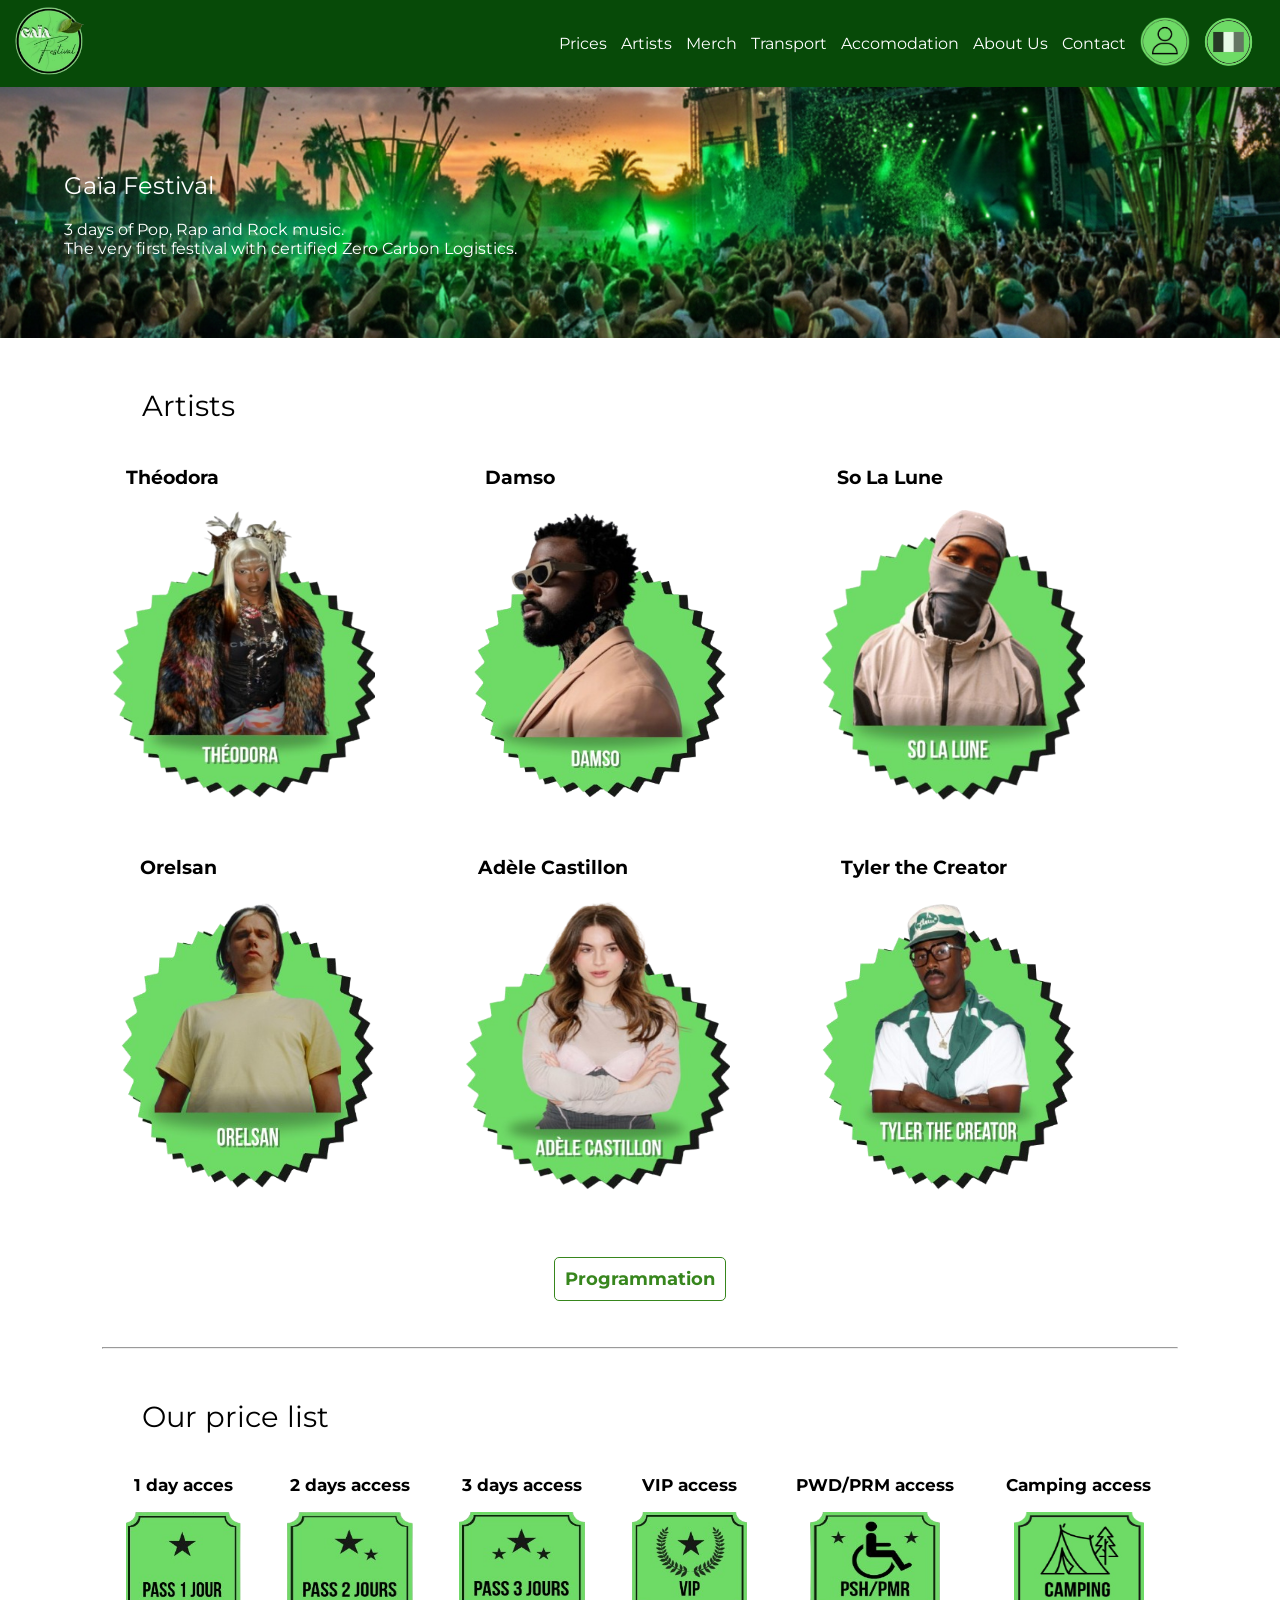
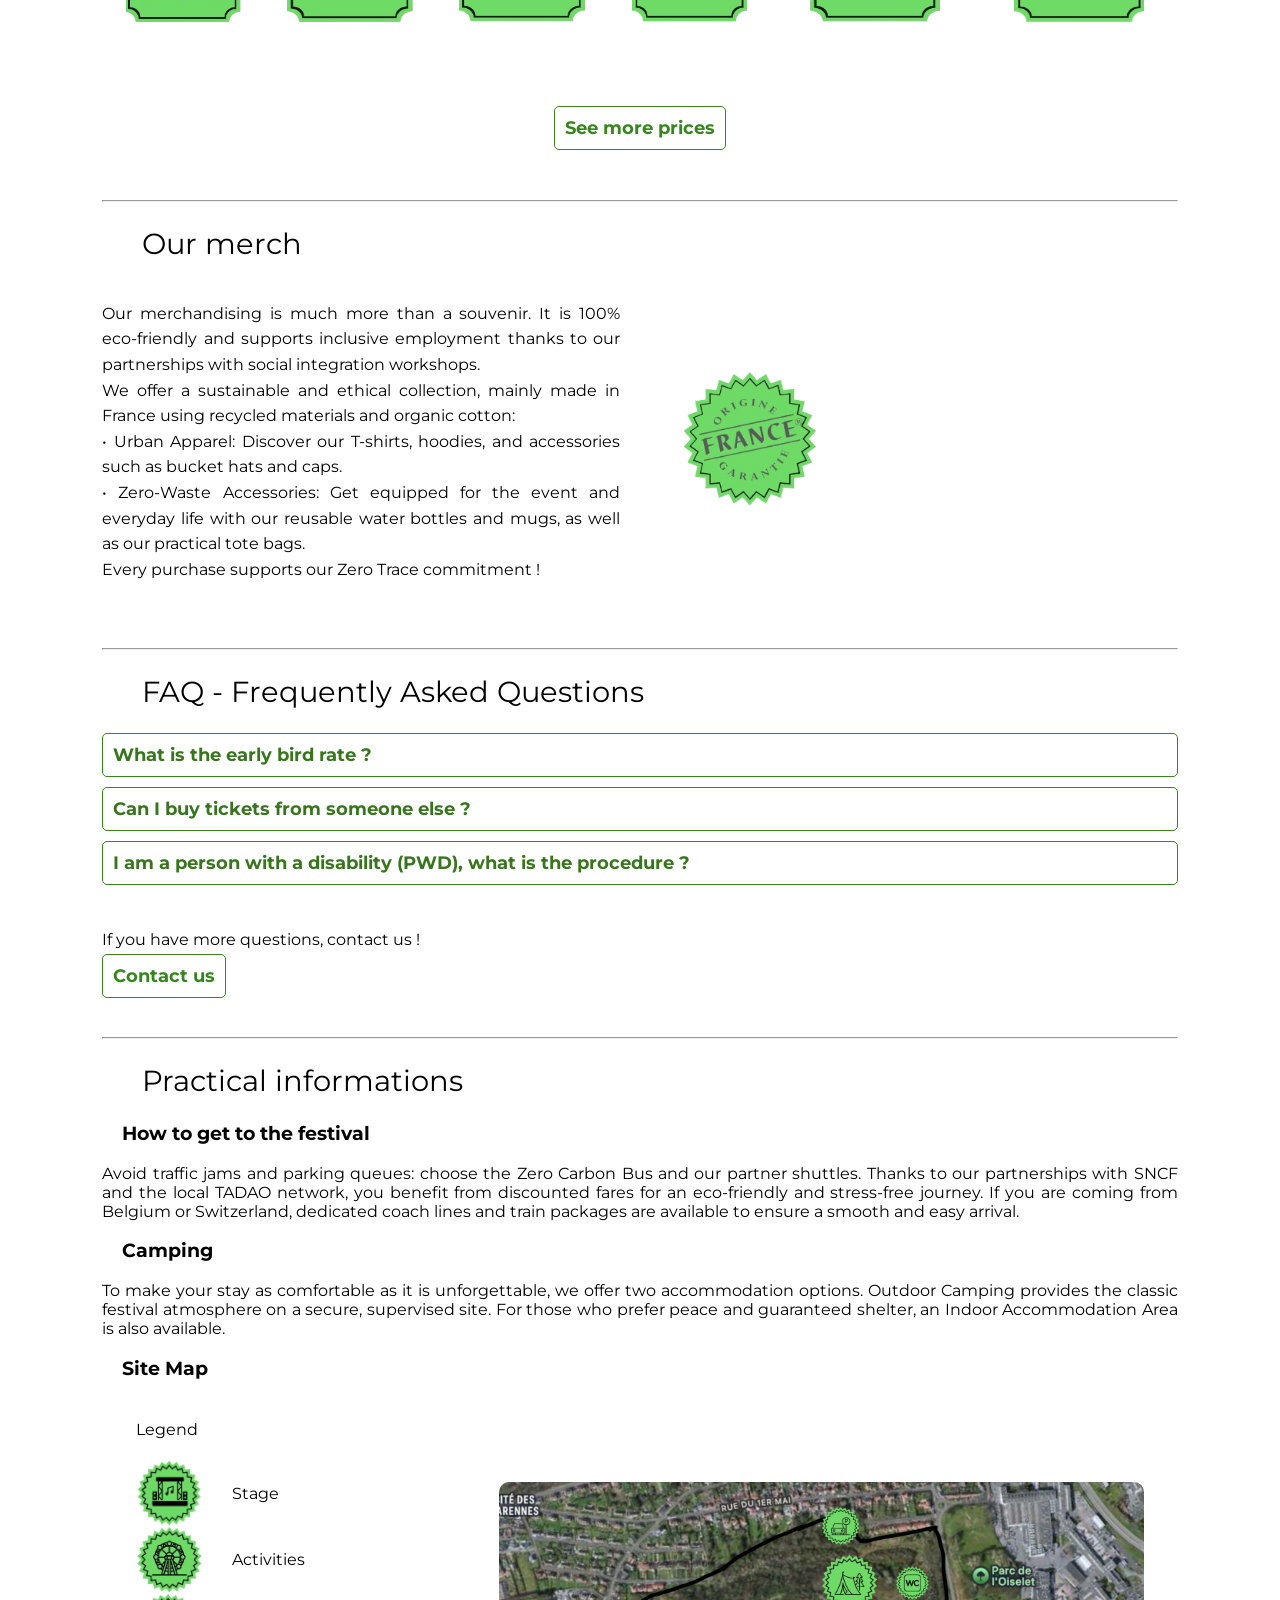
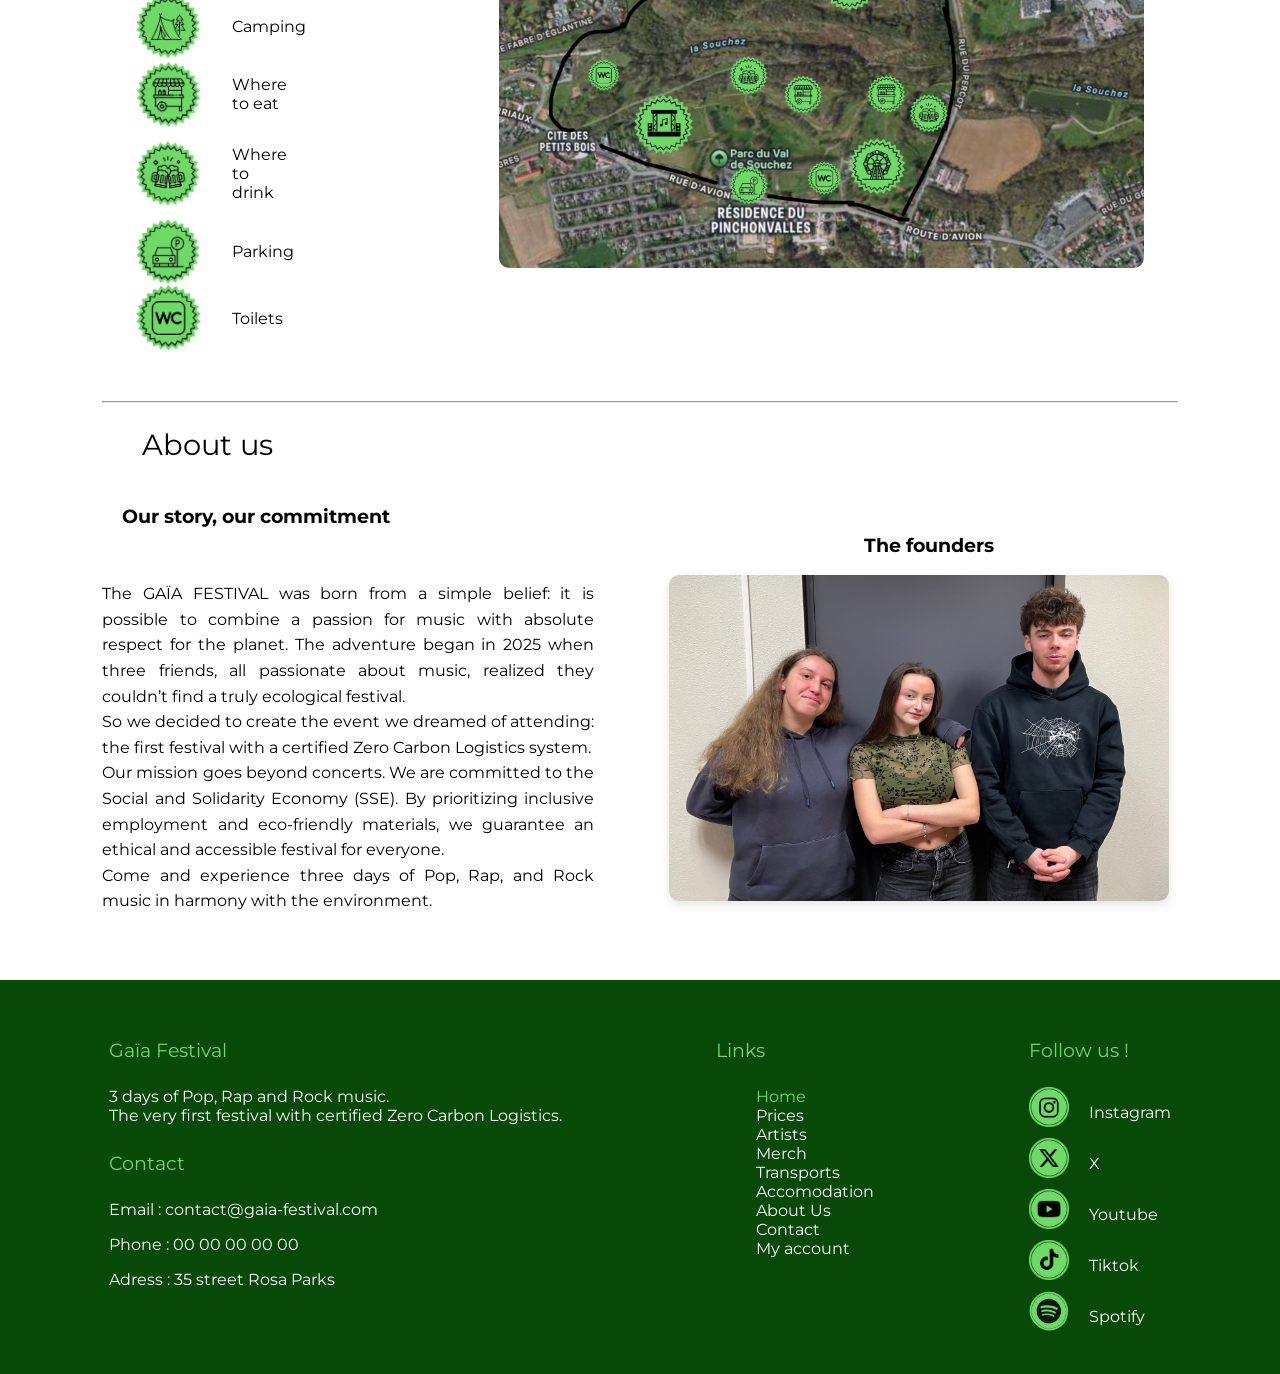
<file: Homepage_gaia_festival_ANGLAIS.html>
<!doctype html>
<html lang="fr">
<head>
  <meta charset="UTF-8" />
  <title>Gaïa Festival</title>
  <link rel="stylesheet" href="Homepage_gaia_festival.css">
  <link rel="stylesheet" href="global.css">
    <link rel="icon" href="./images/GF-rbg.png"/>

  <link rel="preconnect" href="https://fonts.googleapis.com">
  <link rel="preconnect" href="https://fonts.gstatic.com" crossorigin>
  <link href="https://fonts.googleapis.com/css2?family=Montserrat:ital,wght@0,100..900;1,100..900&display=swap" rel="stylesheet">

  <link rel="preconnect" href="https://fonts.googleapis.com">
  <link rel="preconnect" href="https://fonts.gstatic.com" crossorigin>
  <link href="https://fonts.googleapis.com/css2?family=Bebas+Neue&family=Montserrat:ital,wght@0,100..900;1,100..900&display=swap" rel="stylesheet">
</head>

<body>
<header class="navigation">
    <div class="logo">
        <a href="#"><img src="images/GF-rbg.png" alt="Logo Gaia" class="logo_Gaia"></a>
    </div>
  <div class="nav-liens">
    <nav>
      <ul>
        <li><a href="tarifs_gaia_festival.html">Prices</a></li>
        <li><a href="artistes_gaia_festival.html">Artists</a></li>
        <li><a href="merch_gaia_festival.html">Merch</a></li>
        <li><a href="transport_gaia_festival.html">Transport</a></li>
        <li><a href="hebergement_gaia_festival.html">Accomodation</a></li>
        <li><a href="apropos_gaia_festival.html">About Us</a></li>
        <li><a href="contact_gaia_festival.html">Contact</a></li>
          <li><a href="id_gaia_festival.html"><img src="images/id_user-rbg.png" alt="s'identifier" class="id_user"></a></li>
        <li><a href="index.html"><img src="images/français-rbg.png" alt="Francais Logo" class="logo-francais"></a></li>
      </ul>
    </nav>
  </div>
</header>

  <section class="banniere">
    <div class="hero">
      <div class="hero-content">
        <h1>Gaïa Festival</h1>
        <p>3 days of Pop, Rap and Rock music.<br>
            The very first festival with certified Zero Carbon Logistics.</p>
      </div>
    </div>
  </section>


<main>
  <section class="artistes">
    <h2>Artists</h2>
    <div class="artistes-container">
      <div class="bloc-artiste">
        <h3>Théodora</h3>
        <img src="images/artistes/theodora-rbg.png" alt="Theodora" class="theodora">
      </div>
      <div class="bloc-artiste">
        <h3>Damso</h3>
        <img src="images/artistes/damso-rbg.png" alt="Damso" class="damso">
      </div>
      <div class="bloc-artiste">
        <h3>So La Lune</h3>
        <img src="images/artistes/so_la_lune-rbg.png" alt="So La Lune" class="solalune">
      </div>
    </div>
    <div class="artistes-container">
      <div class="bloc-artiste">
        <h3>Orelsan</h3>
        <img src="images/artistes/orelsan-rbg.png" alt="Orelsan" class="orelsan">
      </div>
      <div class="bloc-artiste">
        <h3>Adèle Castillon</h3>
        <img src="images/artistes/adele_castillon-rbg.png" alt="Adèle Castillon" class="adele-castillon">
      </div>
      <div class="bloc-artiste">
        <h3>Tyler the Creator</h3>
        <img src="images/artistes/tyler_the_creator-rbg.png" alt="Tyler the Creator" class="tyler-the-creator">
      </div>
    </div>
        <div class="submit">
            <a href="artistes_gaia_festival.html" class="bouton">Programmation</a>
        </div>
        <br><br>
    <hr>
  </section>

  <section class="Tarifs">
    <h2>Our price list</h2>
    <div class="tarifs-container">
      <div class="tarifs-bloc">
        <p>1 day acces</p>
        <img src="images/pass/pass_1_jour-rbg.png" alt="Pass 1 jour" class="pass-1">
      </div>
      <div class="tarifs-bloc">
        <p>2 days access</p>
        <img src="images/pass/pass_2_jours-rbg.png" alt="Pass 2 jours" class="pass-2">
      </div>
      <div class="tarifs-bloc">
        <p>3 days access</p>
        <img src="images/pass/pass_3_jours-rbg.png" alt="Pass 3 jour" class="pass-3">
      </div>
      <div class="tarifs-bloc">
        <p>VIP access</p>
        <img src="images/pass/vip-rbg.png" alt="Pass VIP" class="pass-vip">
      </div>
      <div class="tarifs-bloc">
        <p>PWD/PRM access</p>
        <img src="images/pass/psh_pmr-rbg.png" alt="Pass psh/pmr" class="pass-psh-pmr">
      </div>
      <div class="tarifs-bloc">
        <p>Camping access</p>
        <img src="images/pass/pass_camping-rbg.png" alt="Pass Camping" class="pass-camping">
      </div>
    </div>
      <div class="submit">
          <a href="tarifs_gaia_festival.html" class="bouton">See more prices</a>
      </div>
  </section>
  <hr>

  <section class="Merch">
    <h2>Our merch</h2>
    <div class="merch-container">
        <p>
            Our merchandising is much more than a souvenir. It is 100% eco-friendly and supports inclusive employment thanks to our partnerships with social integration workshops.<br>
            We offer a sustainable and ethical collection, mainly made in France using recycled materials and organic cotton:<br>
            •	Urban Apparel: Discover our T-shirts, hoodies, and accessories such as bucket hats and caps.<br>
            •	Zero-Waste Accessories: Get equipped for the event and everyday life with our reusable water bottles and mugs, as well as our practical tote bags.<br>
            Every purchase supports our Zero Trace commitment !<br>
        <p>
      <img src="images/made_in_france-rbg.png" alt="Made in France">
    </div>
  </section>
  <hr>

  <section class="FAQ">
    <h2>FAQ - Frequently Asked Questions</h2>
    <div class="faq-container">
      <div class="faq-item">
        <input type="checkbox" id="faq1" class="faq-toggle">
        <label for="faq1" class="faq-question">What is the early bird rate ?</label>
        <div class="faq-rep">
          <p>The early bird rate is a discounted price offered to the first buyers and available in limited quantities.
              This rate is only accessible on the official ticketing platform.
              Once the quota is reached, prices will move to the regular phase.
              These regular rates will then be available through all standard sales networks: official ticketing, Ticketmaster, Fnac, Pass Culture, etc.</p>
        </div>
      </div>
      <div class="faq-item">
        <input type="checkbox" id="faq2" class="faq-toggle">
        <label for="faq2" class="faq-question">Can I buy tickets from someone else ?</label>
        <div class="faq-rep">
          <p>
              Yes, you can buy and resell tickets, but only through our official platforms and partners! We provide a secure resale service to guarantee ticket validity. You will find the link to the official resale ticketing platform on our website.
              Please be very cautious when purchasing tickets from unofficial platforms or social media, as you may be exposed to scams.</p>
        </div>
      </div>
      <div class="faq-item">
        <input type="checkbox" id="faq3" class="faq-toggle">
        <label for="faq3" class="faq-question">I am a person with a disability (PWD), what is the procedure ?</label>
        <div class="faq-rep">
          <p>For any PWD ticket reservations, please submit your request here.
              If you have already purchased your tickets and require special seating, please send your request to contact@gaia-festival.com to notify us of this change.</p>
        </div>
      </div>
    </div>
    <br>
    <div>
      <p> If you have more questions, contact us ! </p>
      <a href="contact_gaia_festival.html" class="bouton">Contact us</a>
    </div>
  </section>
  <hr>

  <section class="infos_pratiques">
    <h2>Practical informations</h2>
    <div class="infos-container">
      <div class="venir-fest">
        <h3>How to get to the festival</h3>
        <p>Avoid traffic jams and parking queues: choose the Zero Carbon Bus and our partner shuttles. Thanks to our partnerships with SNCF and the local TADAO network, you benefit from discounted fares for an eco-friendly and stress-free journey.
            If you are coming from Belgium or Switzerland, dedicated coach lines and train packages are available to ensure a smooth and easy arrival.</p>
      </div>
      <div class="camping">
        <h3>Camping</h3>
        <p>To make your stay as comfortable as it is unforgettable, we offer two accommodation options.
            Outdoor Camping provides the classic festival atmosphere on a secure, supervised site.
            For those who prefer peace and guaranteed shelter, an Indoor Accommodation Area is also available.</p>
      </div>
    </div>
    <div class="plan-site">
      <h3>Site Map</h3>
      <div class="plan-container">
        <div class="legende">
          <h4>Legend</h4>
          <div class="plan-icones">
            <div class="bloc-icone-plan">
              <img src="images/logo_plan/scene-rbg.png" alt="scène">
              <p>Stage</p>
            </div>
            <div class="bloc-icone-plan">
              <img src="images/logo_plan/activités-rbg.png" alt="activités">
              <p>Activities</p>
            </div>
            <div class="bloc-icone-plan">
              <img src="images/logo_plan/camping-rbg.png" alt="camping">
              <p>Camping</p>
            </div>
            <div class="bloc-icone-plan">
              <img src="images/logo_plan/food_truck-rbg.png" alt="foodtruck">
              <p>Where to eat</p>
            </div>
            <div class="bloc-icone-plan">
              <img src="images/logo_plan/rp_damien_torché.png" alt="boire">
              <p>Where to drink</p>
            </div>
            <div class="bloc-icone-plan">
              <img src="images/logo_plan/parking-rbg.png" alt="parking">
              <p>Parking</p>
            </div>
            <div class="bloc-icone-plan">
              <img src="images/logo_plan/wc-rbg.png" alt="wc">
              <p>Toilets</p>
            </div>
          </div>
        </div>
        <img src="images/logo_plan/plan-site.jpg" alt="plan-rbg" class="plan">
      </div>
    </div>
  </section>
    <hr>

  <section class="APropos">
    <h2>About us</h2>
    <div class="APropos-container">
      <div class="APropos-titre-txt">
        <h3>Our story, our commitment</h3><br>
        <p>The GAÏA FESTIVAL was born from a simple belief: it is possible to combine a passion for music with absolute respect for the planet.
            The adventure began in 2025 when three friends, all passionate about music, realized they couldn’t find a truly ecological festival.<br>

            So we decided to create the event we dreamed of attending: the first festival with a certified Zero Carbon Logistics system.<br>

            Our mission goes beyond concerts. We are committed to the Social and Solidarity Economy (SSE). By prioritizing inclusive employment and eco-friendly materials, we guarantee an ethical and accessible festival for everyone.<br>

            Come and experience three days of Pop, Rap, and Rock music in harmony with the environment.</p>
      </div>
      <div class="Createurs">
        <h3>The founders</h3>
        <img src="images/images/les_createurs(modification).jpeg" alt="Les Createurs">
      </div>
    </div>
  </section>

</main>

<footer class="footer">
  <div class="footer-container">
    <div class="footer-about_contact">
      <div class="footer-about">
        <h4>Gaïa Festival</h4>
          <p>3 days of Pop, Rap and Rock music.<br>
              The very first festival with certified Zero Carbon Logistics.</p>
      </div>
      <div class="footer-contact">
        <h4>Contact</h4>
        <p> Email : contact@gaia-festival.com</p>
          <p> Phone : 00 00 00 00 00 </p>
        <p> Adress : 35 street Rosa Parks</p>
      </div>
    </div>
    <div class="footer-nav">
      <h4>Links</h4>
      <ul>
        <li><a href="#" class="active">Home</a></li>
        <li><a href="tarifs_gaia_festival.html">Prices</a></li>
        <li><a href="artistes_gaia_festival.html">Artists</a></li>
        <li><a href="merch_gaia_festival.html">Merch</a></li>
        <li><a href="transport_gaia_festival.html">Transports</a></li>
        <li><a href="hebergement_gaia_festival.html">Accomodation</a></li>
        <li><a href="apropos_gaia_festival.html">About Us</a></li>
        <li><a href="contact_gaia_festival.html">Contact</a></li>
          <li><a href="id_gaia_festival.html">My account</a></li>
      </ul>
    </div>
    <div class="footer-social">
      <h4>Follow us !</h4>
      <div class="social-icons">
        <div class="bloc-reseaux">
          <img src="images/logo_reseaux/insta-rbg.png" alt="Instagram">
          <a href="#"><p>Instagram</p></a>
        </div>
        <div class="bloc-reseaux">
          <img src="images/logo_reseaux/x-rbg.png" alt="X">
          <a href="#"><p>X</p></a>
        </div>
        <div class="bloc-reseaux">
          <img src="images/logo_reseaux/ytb-rbg.png" alt="Youtube">
          <a href="#"><p>Youtube</p></a>
        </div>
        <div class="bloc-reseaux">
          <img src="images/logo_reseaux/tiktok-rbg.png" alt="Tiktok">
          <a href="#"><p>Tiktok</p></a>
        </div>
        </div>
        <div class="bloc-reseaux">
          <img src="images/logo_reseaux/spotify-rbg.png" alt="Spotify">
          <a href="#"><p>Spotify</p></a>
        </div>
      </div>
    </div>
  </div>
</footer>

</body>
</html>
</file>
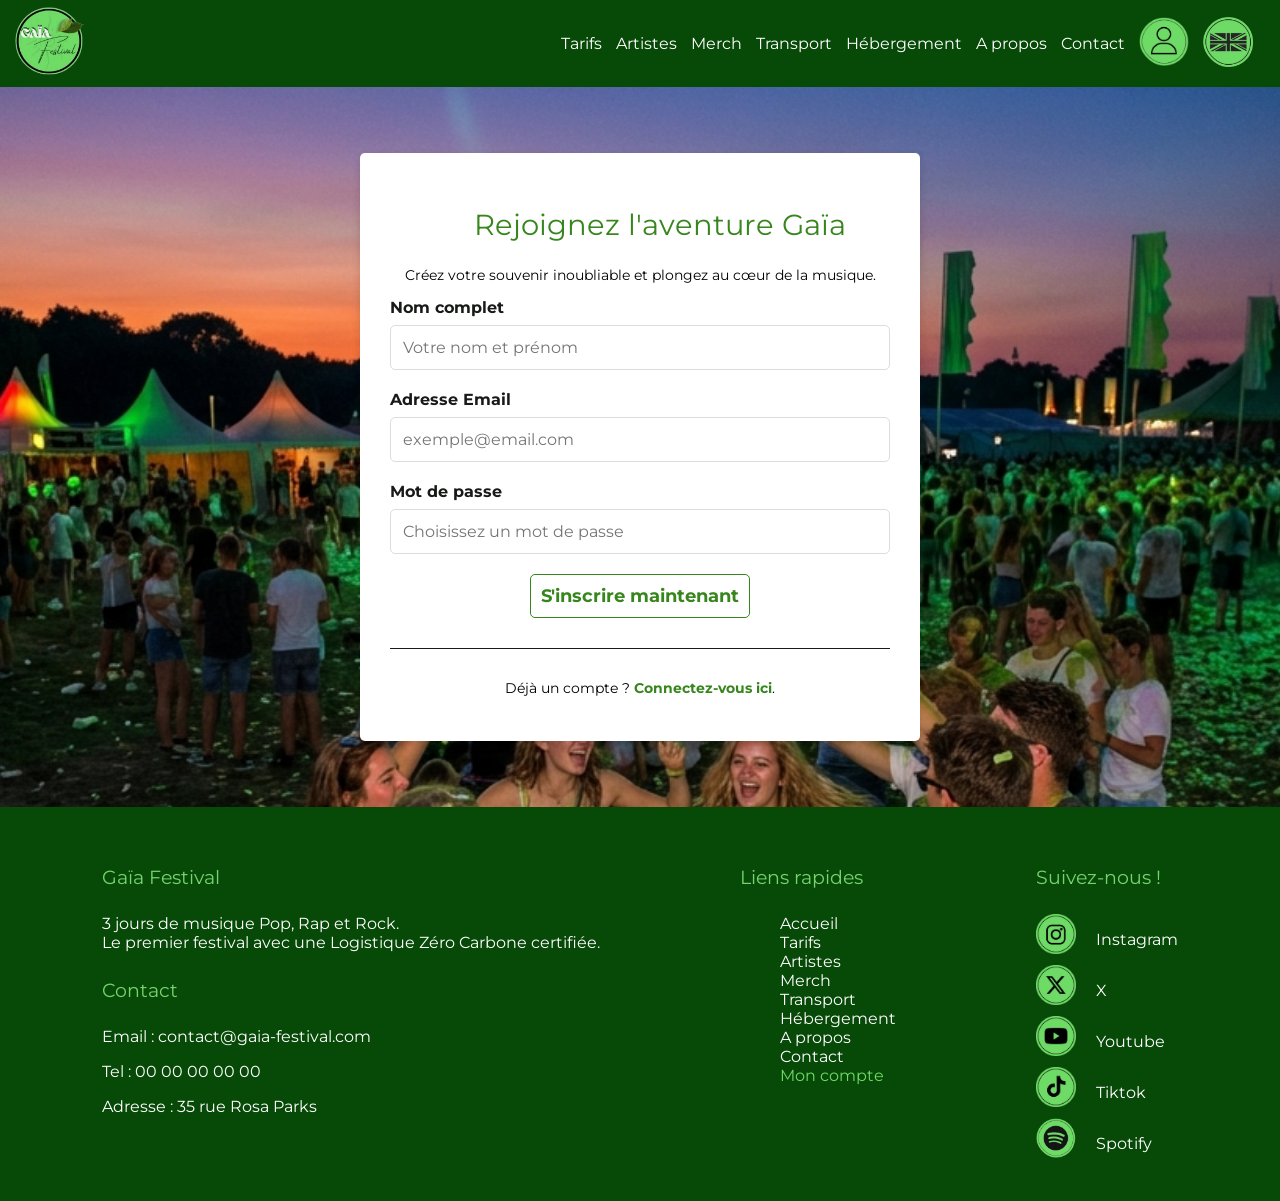
<file: id_gaia_festival.html>
<!doctype html>
<html lang="fr">
<head>
    <meta charset="UTF-8" />
    <title>Gaïa Festival</title>
    <link rel="stylesheet" href="id_gaia_festival.css">
    <link rel="stylesheet" href="global.css">
    <link rel="icon" href="./images/GF-rbg.png"/>

    <link rel="preconnect" href="https://fonts.googleapis.com">
    <link rel="preconnect" href="https://fonts.gstatic.com" crossorigin>
    <link href="https://fonts.googleapis.com/css2?family=Montserrat:ital,wght@0,100..900;1,100..900&display=swap" rel="stylesheet">

    <link rel="preconnect" href="https://fonts.googleapis.com">
    <link rel="preconnect" href="https://fonts.gstatic.com" crossorigin>
    <link href="https://fonts.googleapis.com/css2?family=Bebas+Neue&family=Montserrat:ital,wght@0,100..900;1,100..900&display=swap" rel="stylesheet">
</head>

<body>
<header class="navigation">
    <div class="logo">
        <a href="index.html"><img src="images/GF-rbg.png" alt="Logo Gaia" class="logo_Gaia"></a>
    </div>
    <div class="nav-liens">
        <nav>
            <ul>
                <li><a href="tarifs_gaia_festival.html">Tarifs</a></li>
                <li><a href="artistes_gaia_festival.html">Artistes</a></li>
                <li><a href="merch_gaia_festival.html">Merch</a></li>
                <li><a href="transport_gaia_festival.html">Transport</a></li>
                <li><a href="hebergement_gaia_festival.html">Hébergement</a></li>
                <li><a href="apropos_gaia_festival.html">A propos</a></li>
                <li><a href="contact_gaia_festival.html">Contact</a></li>
                <li><a href="id_gaia_festival.html"><img src="images/id_user-rbg.png" alt="s'identifier" class="id_user"></a></li>
                <li><a href="Homepage_gaia_festival_ANGLAIS.html"><img src="images/anglais-rbg.png" alt="Anglais Logo" class="logo-anglais"></a></li>
            </ul>
        </nav>
    </div>
</header>

<main>
    <div class="form-container">
        <h2>Rejoignez l'aventure Gaïa</h2>
        <p>Créez votre souvenir inoubliable et plongez au cœur de la musique.</p>

        <form action="#" method="POST">
            <label for="nom">Nom complet</label>
            <input type="text" id="nom" name="nom" placeholder="Votre nom et prénom" required>

            <label for="email">Adresse Email</label>
            <input type="email" id="email" name="email" placeholder="exemple@email.com" required>

            <label for="password">Mot de passe</label>
            <input type="password" id="password" name="password" placeholder="Choisissez un mot de passe" required>

            <div class="submit">
                <button type="submit" class="bouton">S'inscrire maintenant</button>
            </div>
        </form>
        <hr>
        <p>
            Déjà un compte ? <a href="connexion_gaia_festival.html" class="seconnecter">Connectez-vous ici</a>.
        </p>
    </div>
</main>

<footer class="footer">
    <div class="footer-container">
        <div class="footer-about_contact">
            <div class="footer-about">
                <h4>Gaïa Festival</h4>
                <p>3 jours de musique Pop, Rap et Rock.<br>
                    Le premier festival avec une Logistique Zéro Carbone certifiée.</p>
            </div>
            <div class="footer-contact">
                <h4>Contact</h4>
                <p> Email : contact@gaia-festival.com</p>
                <p> Tel : 00 00 00 00 00 </p>
                <p> Adresse : 35 rue Rosa Parks</p>
            </div>
        </div>
        <div class="footer-nav">
            <h4>Liens rapides</h4>
            <ul>
                <li><a href="index.html">Accueil</a></li>
                <li><a href="tarifs_gaia_festival.html">Tarifs</a></li>
                <li><a href="artistes_gaia_festival.html">Artistes</a></li>
                <li><a href="merch_gaia_festival.html">Merch</a></li>
                <li><a href="transport_gaia_festival.html">Transport</a></li>
                <li><a href="hebergement_gaia_festival.html">Hébergement</a></li>
                <li><a href="apropos_gaia_festival.html">A propos</a></li>
                <li><a href="contact_gaia_festival.html">Contact</a></li>
                <li><a href="id_gaia_festival.html" class="active">Mon compte</a></li>
            </ul>
        </div>
        <div class="footer-social">
            <h4>Suivez-nous !</h4>
            <div class="social-icons">
                <div class="bloc-reseaux">
                    <img src="images/logo_reseaux/insta-rbg.png" alt="Instagram">
                    <a href="#"><p>Instagram</p></a>
                </div>
                <div class="bloc-reseaux">
                    <img src="images/logo_reseaux/x-rbg.png" alt="X">
                    <a href="#"><p>X</p></a>
                </div>
                <div class="bloc-reseaux">
                    <img src="images/logo_reseaux/ytb-rbg.png" alt="Youtube">
                    <a href="#"><p>Youtube</p></a>
                </div>
                <div class="bloc-reseaux">
                    <img src="images/logo_reseaux/tiktok-rbg.png" alt="Tiktok">
                    <a href="#"><p>Tiktok</p></a>
                </div>
            </div>
            <div class="bloc-reseaux">
                <img src="images/logo_reseaux/spotify-rbg.png" alt="Spotify">
                <a href="#"><p>Spotify</p></a>
            </div>
        </div>
    </div>
</footer>

</body>
</html>
</file>
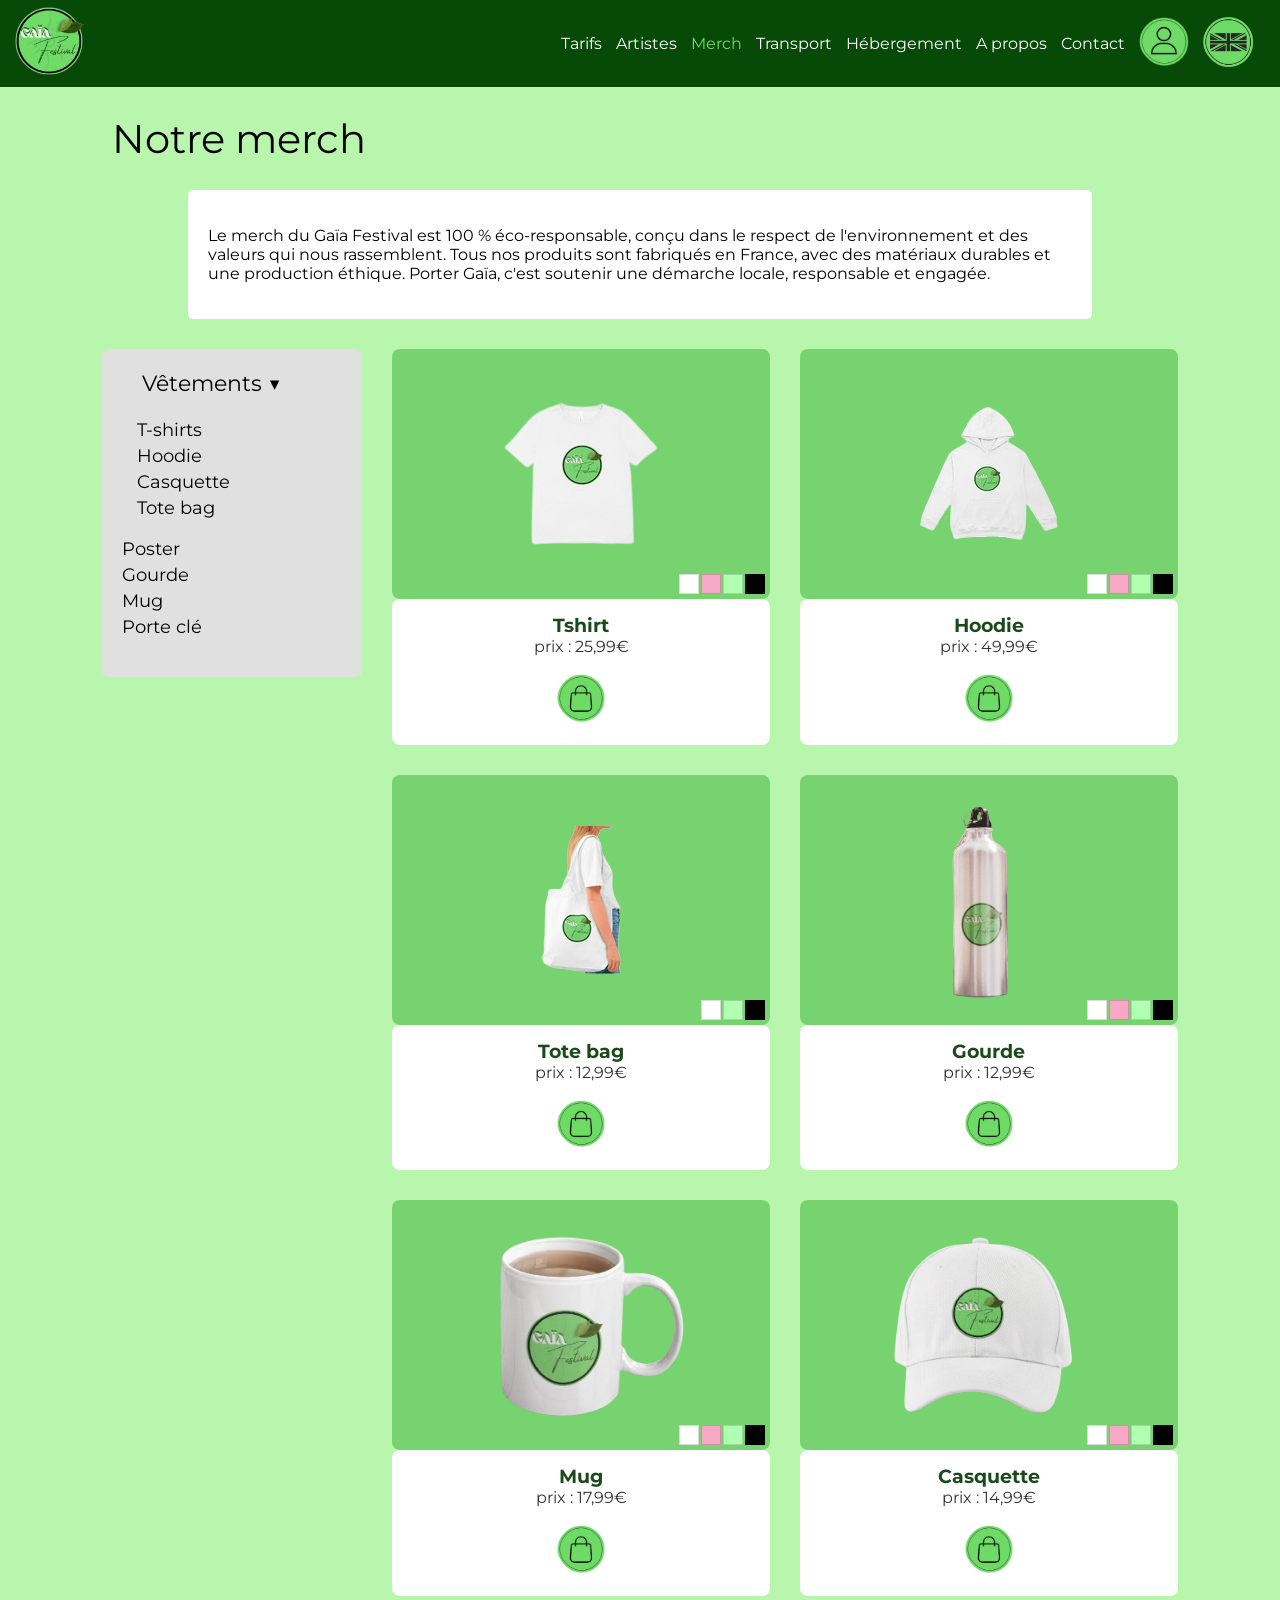
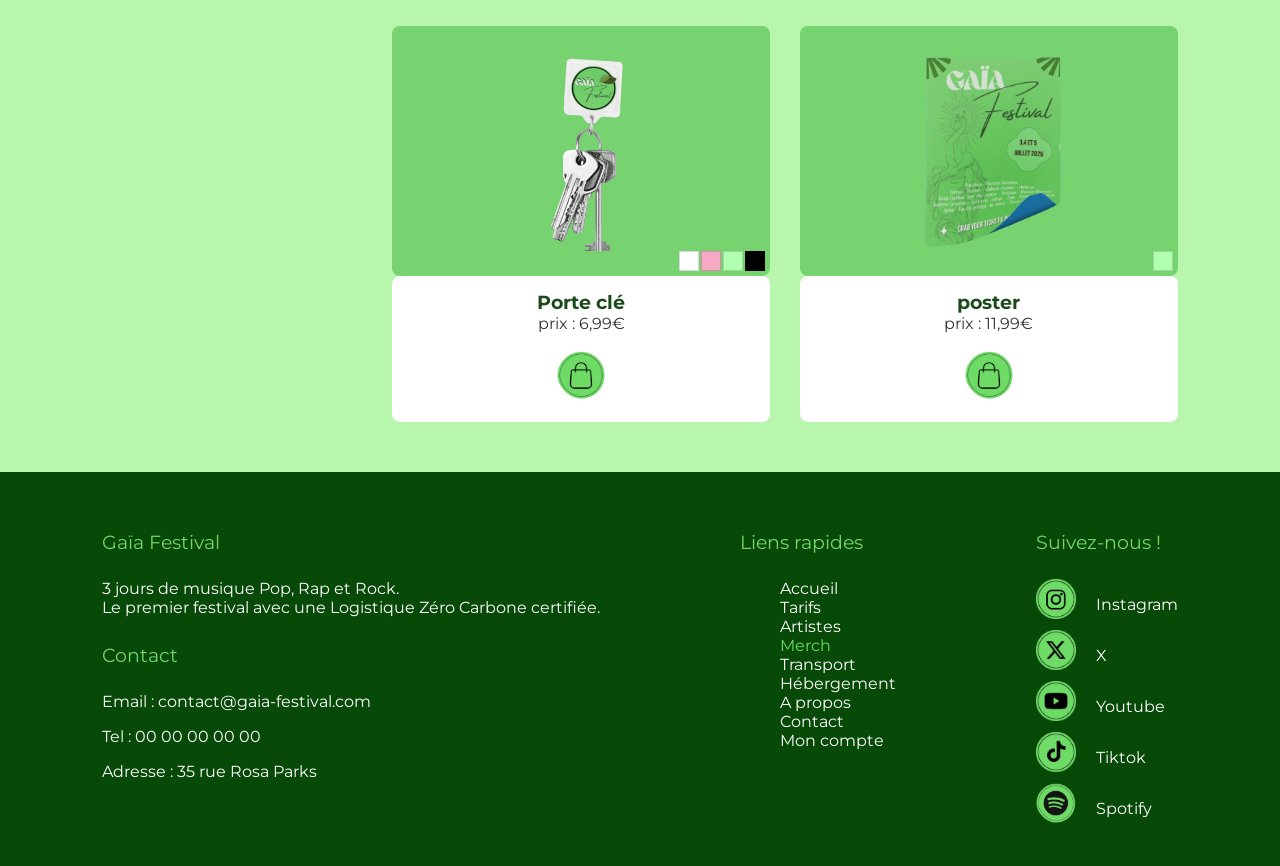
<file: merch_gaia_festival.html>
<!doctype html>
<html lang="fr">
<head>
    <meta charset="UTF-8" />
    <meta name="viewport" content="width=device-width, initial-scale=1.0" />
    <title>Gaïa Festival</title>
    <link rel="stylesheet" href="merch_gaia_festival.css">
    <link rel="stylesheet" href="global.css">
    <link rel="icon" href="./images/GF-rbg.png"/>

    <link rel="preconnect" href="https://fonts.googleapis.com">
    <link rel="preconnect" href="https://fonts.gstatic.com" crossorigin>
    <link href="https://fonts.googleapis.com/css2?family=Montserrat:ital,wght@0,100..900;1,100..900&display=swap" rel="stylesheet">

    <link rel="preconnect" href="https://fonts.googleapis.com">
    <link rel="preconnect" href="https://fonts.gstatic.com" crossorigin>
    <link href="https://fonts.googleapis.com/css2?family=Bebas+Neue&family=Montserrat:ital,wght@0,100..900;1,100..900&display=swap" rel="stylesheet">
</head>

<body>
<header class="navigation">
    <div class="logo">
        <a href="index.html"><img src="images/GF-rbg.png" alt="Logo Gaia" class="logo_Gaia"></a>
    </div>
    <div class="nav-liens">
        <nav>
            <ul>
                <li><a href="tarifs_gaia_festival.html">Tarifs</a></li>
                <li><a href="artistes_gaia_festival.html">Artistes</a></li>
                <li><a href="#" class="active">Merch</a></li>
                <li><a href="transport_gaia_festival.html">Transport</a></li>
                <li><a href="hebergement_gaia_festival.html">Hébergement</a></li>
                <li><a href="apropos_gaia_festival.html">A propos</a></li>
                <li><a href="contact_gaia_festival.html">Contact</a></li>
                <li><a href="id_gaia_festival.html"><img src="images/id_user-rbg.png" alt="s'identifier" class="id_user"></a></li>
                <li><a href="Homepage_gaia_festival_ANGLAIS.html"><img src="images/anglais-rbg.png" alt="Anglais Logo" class="logo-anglais"></a></li>
            </ul>
        </nav>
    </div>
</header>

<header class="main-header">
    <h1>Notre merch</h1>
    <div class="intro-box">
        <p>
            Le merch du Gaïa Festival est 100 % éco-responsable, conçu dans le
            respect de l'environnement et des valeurs qui nous rassemblent. Tous
            nos produits sont fabriqués en France, avec des matériaux durables et
            une production éthique. Porter Gaïa, c'est soutenir une démarche
            locale, responsable et engagée.
        </p>
    </div>
</header>

<main class="container">
    <aside class="sidebar">
        <h3 onclick="toggleMenu()" style="cursor: pointer">
            Vêtements <span id="arrow">▼</span>
        </h3>
        <ul id="clothing-list">
            <li>T-shirts</li>
            <li>Hoodie</li>
            <li>Casquette</li>
            <li>Tote bag</li>
        </ul>
        <ul class="simple-list">
            <li>Poster</li>
            <li>Gourde</li>
            <li>Mug</li>
            <li>Porte clé</li>
        </ul>
    </aside>



    <section class="product-grid">
        <article class="product-card">
            <div class="image-container">
                <img src="./images/merch/tshirtblanc.png" alt="Tshirt" id="img-tshirt" />
                <div class="color-options">
              <span
                      class="dot white"
                      onclick="changeColor('img-tshirt', './images/merch/tshirtblanc.png')"
              ></span>
                    <span
                            class="dot pink"
                            onclick="changeColor('img-tshirt', './images/merch/tshirtrose.png')"
                    ></span>
                    <span
                            class="dot green"
                            onclick="changeColor('img-tshirt', './images/merch/tshirtvert.png')"
                    ></span>
                    <span
                            class="dot black"
                            onclick="changeColor('img-tshirt', './images/merch/tshirtnoir.png')"
                    ></span>
                </div>
            </div>
            <div class="product-info">
                <div class="product-name">
                    <h3>Tshirt</h3>
                    <p>prix : 25,99€</p>
                </div>
                <button class="add-to-cart">
                    <img src="./images/merch/panier-rbg.png" alt="Ajouter au panier">
                </button>
            </div>
        </article>

        <article class="product-card">
            <div class="image-container">
                <img src="./images/merch/hoodieblanc.png" alt="Hoodie" id="img-hoodie" />
                <div class="color-options">
              <span
                      class="dot white"
                      onclick="changeColor('img-hoodie', './images/merch/hoodieblanc.png')"
              ></span>
                    <span
                            class="dot pink"
                            onclick="changeColor('img-hoodie', './images/merch/hoodierose.png')"
                    ></span>
                    <span
                            class="dot green"
                            onclick="changeColor('img-hoodie', './images/merch/hoodievert.png')"
                    ></span>
                    <span
                            class="dot black"
                            onclick="changeColor('img-hoodie', './images/merch/hoodienoir.png')"
                    ></span>
                </div>
            </div>
            <div class="product-info">
                <div class="product-name">
                    <h3>Hoodie</h3>
                    <p>prix : 49,99€</p>
                </div>
                <button class="add-to-cart">
                    <img src="./images/merch/panier-rbg.png" alt="Ajouter au panier">
                </button>
            </div>
        </article>

        <article class="product-card">
            <div class="image-container">
                <img src="./images/merch/totebagblanc.png" alt="Tote bag" id="img-tote" />
                <div class="color-options">
              <span
                      class="dot white"
                      onclick="changeColor('img-tote', './images/merch/totebagblanc.png')"
              ></span>
                    <span
                            class="dot green"
                            onclick="changeColor('img-tote', './images/merch/totebagvert.png')"
                    ></span>
                    <span
                            class="dot black"
                            onclick="changeColor('img-tote', './images/merch/totebagnoir.png')"
                    ></span>
                </div>
            </div>
            <div class="product-info">
                <div class="product-name">
                    <h3>Tote bag</h3>
                    <p>prix : 12,99€</p>
                </div>
                <button class="add-to-cart">
                    <img src="./images/merch/panier-rbg.png" alt="Ajouter au panier">
                </button>
            </div>
        </article>

        <article class="product-card">
            <div class="image-container">
                <img src="./images/merch/gourdeblanc.png" alt="Gourde" id="img-gourde" />
                <div class="color-options">
              <span
                      class="dot white"
                      onclick="changeColor('img-gourde', './images/merch/gourdeblanc.png')"
              ></span>
                    <span
                            class="dot pink"
                            onclick="changeColor('img-gourde', './images/merch/gourderose.png')"
                    ></span>
                    <span
                            class="dot green"
                            onclick="changeColor('img-gourde', './images/merch/gourdeverte.png')"
                    ></span>
                    <span
                            class="dot black"
                            onclick="changeColor('img-gourde', './images/merch/gourdenoir.png')"
                    ></span>
                </div>
            </div>
            <div class="product-info">
                <div class="product-name">
                    <h3>Gourde</h3>
                    <p>prix : 12,99€</p>
                </div>
                <button class="add-to-cart">
                    <img src="./images/merch/panier-rbg.png" alt="Ajouter au panier">
                </button>
            </div>
        </article>

        <article class="product-card">
            <div class="image-container">
                <img src="./images/merch/mugblanc.png" alt="Mug" id="img-mug" />
                <div class="color-options">
              <span
                      class="dot white"
                      onclick="changeColor('img-mug', './images/merch/mugblanc.png')"
              ></span>
                    <span
                            class="dot pink"
                            onclick="changeColor('img-mug', './images/merch/mugrose.png')"
                    ></span>
                    <span
                            class="dot green"
                            onclick="changeColor('img-mug', './images/merch/mugvert.png')"
                    ></span>
                    <span
                            class="dot black"
                            onclick="changeColor('img-mug', './images/merch/mugnoir.png')"
                    ></span>
                </div>
            </div>
            <div class="product-info">
                <div class="product-name">
                    <h3>Mug</h3>
                    <p>prix : 17,99€</p>
                </div>
                <button class="add-to-cart">
                    <img src="./images/merch/panier-rbg.png" alt="Ajouter au panier">
                </button>
            </div>
        </article>

        <article class="product-card">
            <div class="image-container">
                <img
                        src="./images/merch/casquetteblanche.png"
                        alt="Casquette"
                        id="img-casquette"
                />
                <div class="color-options">
              <span
                      class="dot white"
                      onclick="changeColor('img-casquette', './images/merch/casquetteblanche.png')"
              ></span>
                    <span
                            class="dot pink"
                            onclick="changeColor('img-casquette', './images/merch/casquetterose.png')"
                    ></span>
                    <span
                            class="dot green"
                            onclick="changeColor('img-casquette', './images/merch/casquetteverte.png')"
                    ></span>
                    <span
                            class="dot black"
                            onclick="changeColor('img-casquette', './images/merch/casquettenoir.png')"
                    ></span>
                </div>
            </div>
            <div class="product-info">
                <div class="product-name">
                    <h3>Casquette</h3>
                    <p>prix : 14,99€</p>
                </div>
                <button class="add-to-cart">
                    <img src="./images/merch/panier-rbg.png" alt="Ajouter au panier">
                </button>
            </div>
        </article>

        <article class="product-card">
            <div class="image-container">
                <img src="./images/merch/Portecléblancedit.png" alt="Porte clé" id="img-key" />
                <div class="color-options">
              <span
                      class="dot white"
                      onclick="changeColor('img-key', './images/merch/Portecléblancedit.png')"
              ></span>
                    <span
                            class="dot pink"
                            onclick="changeColor('img-key', './images/merch/Portecléroseedit.png')"
                    ></span>
                    <span
                            class="dot green"
                            onclick="changeColor('img-key', './images/merch/Porteclévertedit.png')"
                    ></span>
                    <span
                            class="dot black"
                            onclick="changeColor('img-key', './images/merch/Porteclénoiredit.png')"
                    ></span>
                </div>
            </div>
            <div class="product-info">
                <div class="product-name">
                    <h3>Porte clé</h3>
                    <p>prix : 6,99€</p>
                </div>
                <button class="add-to-cart">
                    <img src="./images/merch/panier-rbg.png" alt="Ajouter au panier">
                </button>
            </div>
        </article>

        <article class="product-card">
            <div class="image-container">
                <img src="./images/merch/affiche.png" alt="Affiche" id="img-affiche" />
                <div class="color-options">
              <span
                      class="dot green"
                      onclick="changeColor('img-affiche', './images/merch/affiche.png')"
              ></span>
                </div>
            </div>
            <div class="product-info">
                <div class="product-name">
                    <h3>poster</h3>
                    <p>prix : 11,99€</p>
                </div>
                <button class="add-to-cart">
                    <img src="./images/merch/panier-rbg.png" alt="Ajouter au panier">
                </button>
            </div>
        </article>
    </section>
</main>

<script>
    function changeColor(imgId, newSrc) {
        document.getElementById(imgId).src = newSrc;
    }

    function toggleMenu() {
        const list = document.getElementById("clothing-list");
        const arrow = document.getElementById("arrow");
        if (list.style.display === "none") {
            list.style.display = "block";
            arrow.innerHTML = "▼";
        } else {
            list.style.display = "none";
            arrow.innerHTML = "▶";
        }
    }
</script>

<footer class="footer">
    <div class="footer-container">
        <div class="footer-about_contact">
            <div class="footer-about">
                <h4>Gaïa Festival</h4>
                <p>3 jours de musique Pop, Rap et Rock.<br>
                    Le premier festival avec une Logistique Zéro Carbone certifiée.</p>
            </div>
            <div class="footer-contact">
                <h4>Contact</h4>
                <p> Email : contact@gaia-festival.com</p>
                <p> Tel : 00 00 00 00 00 </p>
                <p> Adresse : 35 rue Rosa Parks</p>
            </div>
        </div>
        <div class="footer-nav">
            <h4>Liens rapides</h4>
            <ul>
                <li><a href="index.html">Accueil</a></li>
                <li><a href="tarifs_gaia_festival.html">Tarifs</a></li>
                <li><a href="artistes_gaia_festival.html">Artistes</a></li>
                <li><a href="#" class="active">Merch</a></li>
                <li><a href="transport_gaia_festival.html">Transport</a></li>
                <li><a href="hebergement_gaia_festival.html">Hébergement</a></li>
                <li><a href="apropos_gaia_festival.html">A propos</a></li>
                <li><a href="contact_gaia_festival.html">Contact</a></li>
                <li><a href="id_gaia_festival.html">Mon compte</a></li>
            </ul>
        </div>
        <div class="footer-social">
            <h4>Suivez-nous !</h4>
            <div class="social-icons">
                <div class="bloc-reseaux">
                    <img src="images/logo_reseaux/insta-rbg.png" alt="Instagram">
                    <a href="#"><p>Instagram</p></a>
                </div>
                <div class="bloc-reseaux">
                    <img src="images/logo_reseaux/x-rbg.png" alt="X">
                    <a href="#"><p>X</p></a>
                </div>
                <div class="bloc-reseaux">
                    <img src="images/logo_reseaux/ytb-rbg.png" alt="Youtube">
                    <a href="#"><p>Youtube</p></a>
                </div>
                <div class="bloc-reseaux">
                    <img src="images/logo_reseaux/tiktok-rbg.png" alt="Tiktok">
                    <a href="#"><p>Tiktok</p></a>
                </div>
            </div>
            <div class="bloc-reseaux">
                <img src="images/logo_reseaux/spotify-rbg.png" alt="Spotify">
                <a href="#"><p>Spotify</p></a>
            </div>
        </div>
    </div>
</footer>

</body>
</html>
</file>
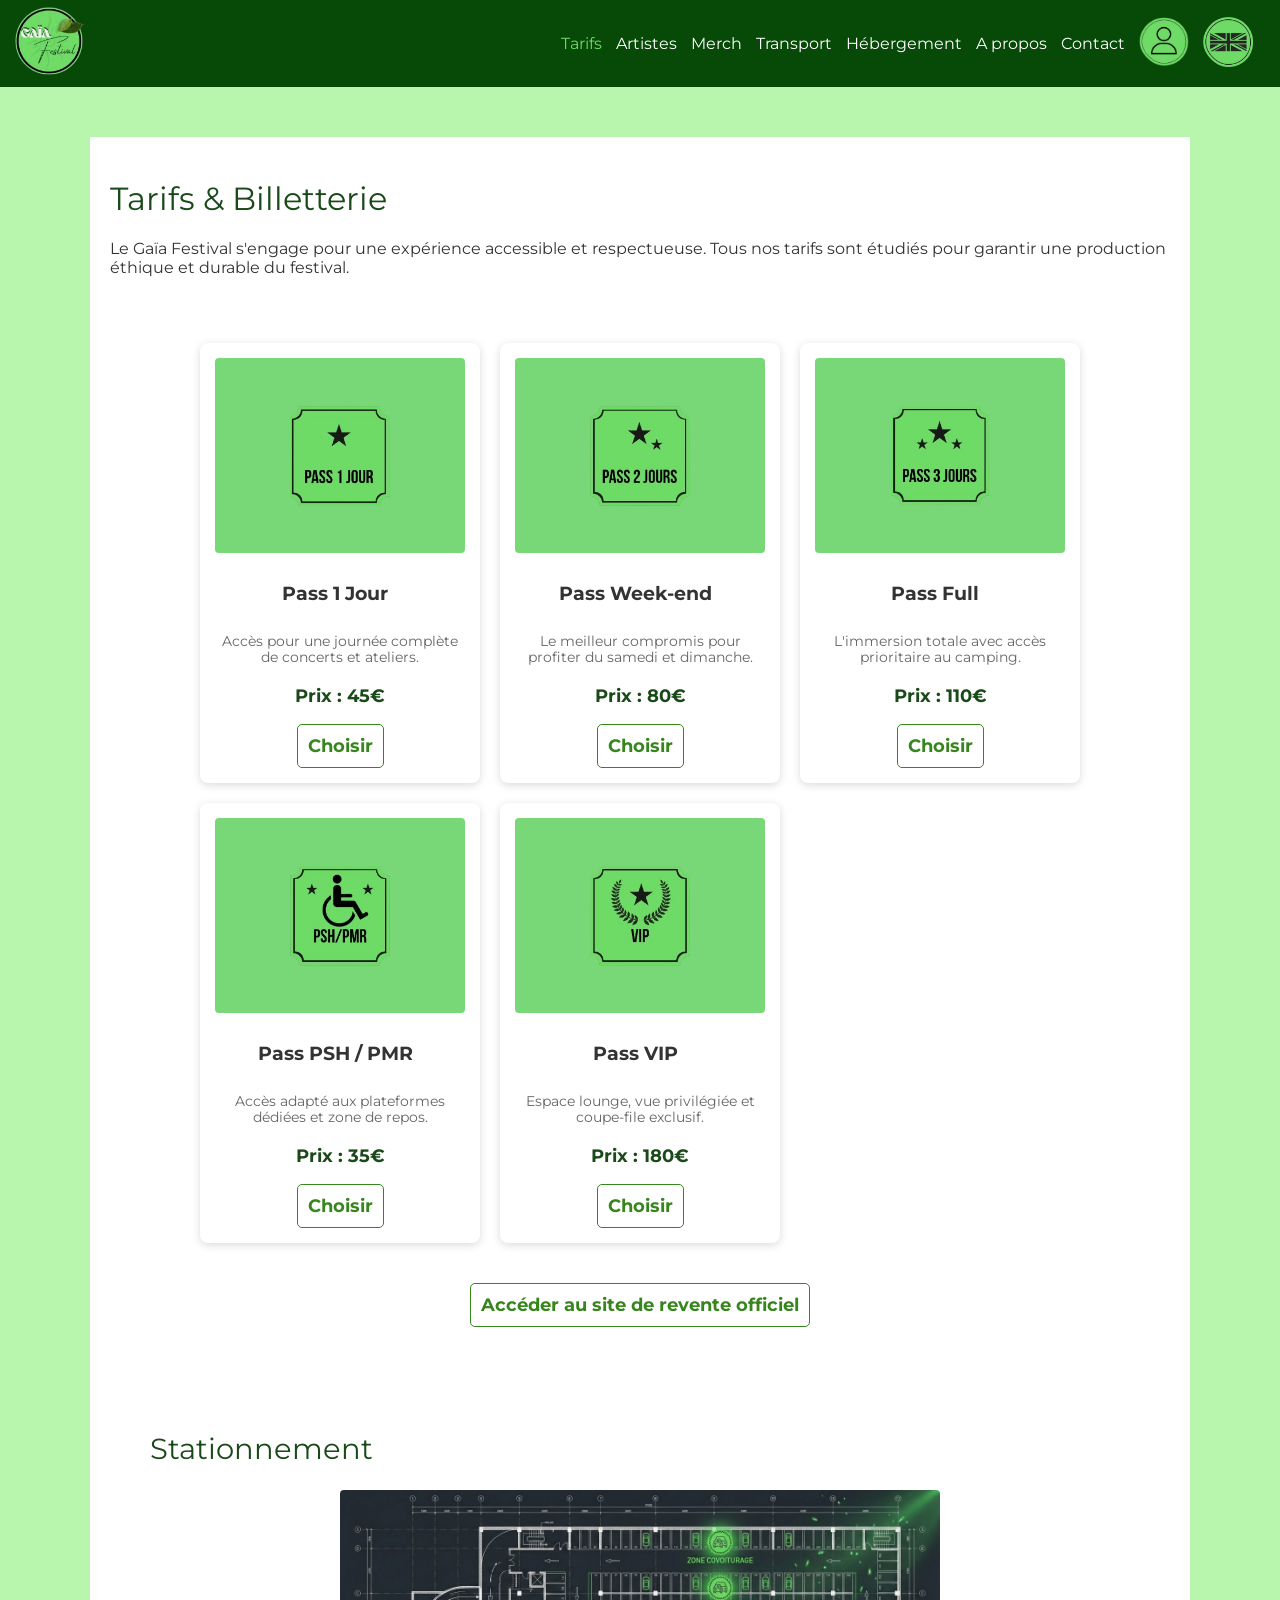
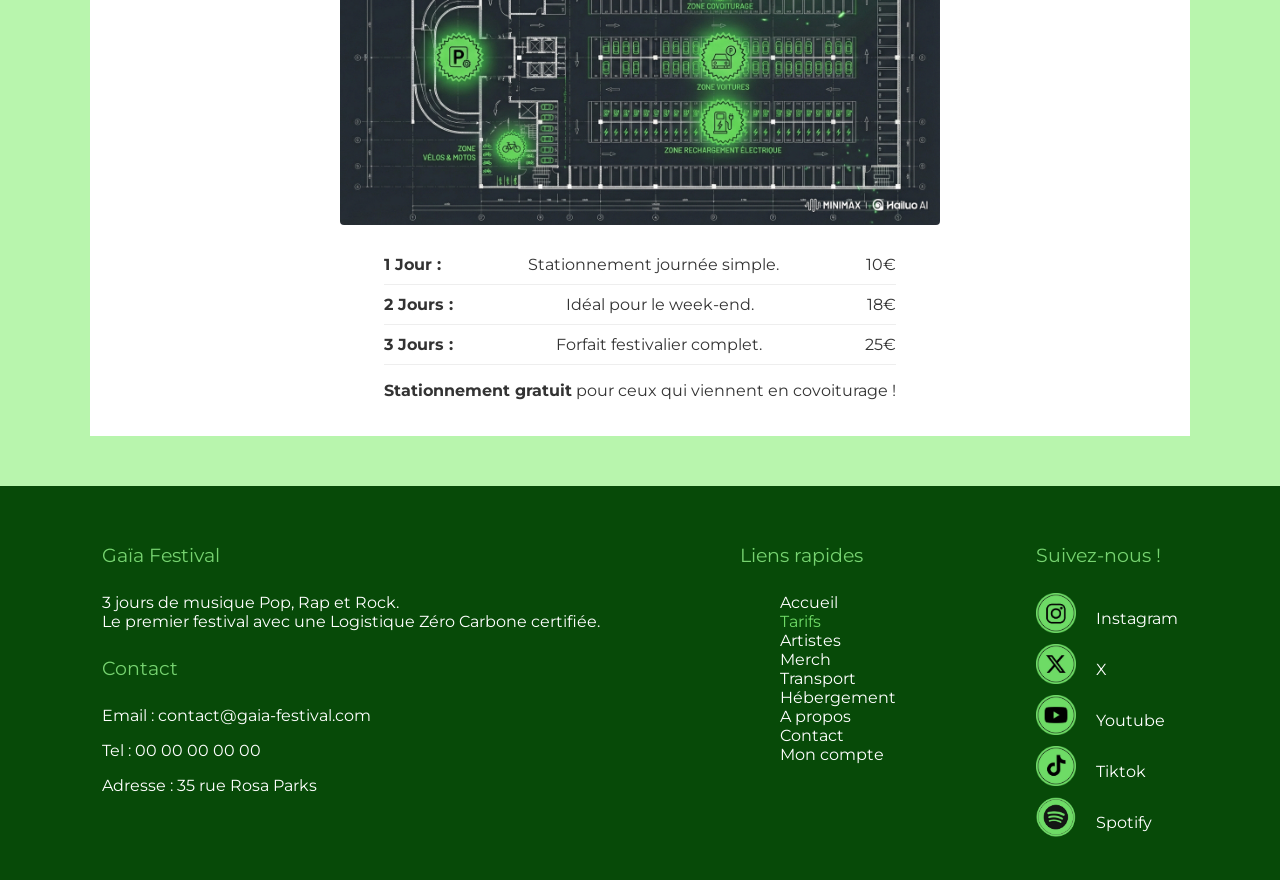
<file: tarifs_gaia_festival.html>
<!doctype html>
<html lang="fr">
<head>
    <meta charset="UTF-8" />
    <title>Gaïa Festival</title>
    <link rel="stylesheet" href="tarifs_gaia_festival.css">
    <link rel="stylesheet" href="global.css">
    <link rel="icon" href="./images/GF-rbg.png"/>

    <link rel="preconnect" href="https://fonts.googleapis.com">
    <link rel="preconnect" href="https://fonts.gstatic.com" crossorigin>
    <link href="https://fonts.googleapis.com/css2?family=Montserrat:ital,wght@0,100..900;1,100..900&display=swap" rel="stylesheet">

    <link rel="preconnect" href="https://fonts.googleapis.com">
    <link rel="preconnect" href="https://fonts.gstatic.com" crossorigin>
    <link href="https://fonts.googleapis.com/css2?family=Bebas+Neue&family=Montserrat:ital,wght@0,100..900;1,100..900&display=swap" rel="stylesheet">
</head>

<body>
<header class="navigation">
    <div class="logo">
        <a href="index.html"><img src="images/GF-rbg.png" alt="Logo Gaia" class="logo_Gaia"></a>
    </div>
    <div class="nav-liens">
        <nav>
            <ul>
                <li><a href="#" class="active">Tarifs</a></li>
                <li><a href="artistes_gaia_festival.html">Artistes</a></li>
                <li><a href="merch_gaia_festival.html">Merch</a></li>
                <li><a href="transport_gaia_festival.html">Transport</a></li>
                <li><a href="hebergement_gaia_festival.html">Hébergement</a></li>
                <li><a href="apropos_gaia_festival.html">A propos</a></li>
                <li><a href="contact_gaia_festival.html">Contact</a></li>
                <li><a href="id_gaia_festival.html"><img src="images/id_user-rbg.png" alt="s'identifier" class="id_user"></a></li>
                <li><a href="Homepage_gaia_festival_ANGLAIS.html"><img src="images/anglais-rbg.png" alt="Anglais Logo" class="logo-anglais"></a></li>
            </ul>
        </nav>
    </div>
</header>

<div class="container">
    <header class="intro-box">
        <h1>Tarifs & Billetterie</h1>
        <p>
            Le Gaïa Festival s'engage pour une expérience accessible et
            respectueuse. Tous nos tarifs sont étudiés pour garantir une
            production éthique et durable du festival.
        </p>
    </header>

    <section class="grid-container">
        <div class="card">
            <div class="image-placeholder green-bg">
                <img src="./images/pass/pass_1_jour-rbg.png" alt="Pass 1 jour" />
            </div>
            <h3>Pass 1 Jour</h3>
            <p class="description">
                Accès pour une journée complète de concerts et ateliers.
            </p>
            <p class="price">Prix : 45€</p>
            <div class="submit">
                <button class="bouton">Choisir</button>
            </div>
        </div>

        <div class="card">
            <div class="image-placeholder green-bg">
                <img src="./images/pass/pass_2_jours-rbg.png" alt="Pass 2 jours" />
            </div>
            <h3>Pass Week-end</h3>
            <p class="description">
                Le meilleur compromis pour profiter du samedi et dimanche.
            </p>
            <p class="price">Prix : 80€</p>
            <div class="submit">
                <button class="bouton">Choisir</button>
            </div>
        </div>

        <div class="card">
            <div class="image-placeholder green-bg">
                <img src="./images/pass/pass_3_jours-rbg.png" alt="Pass 3 jours" />
            </div>
            <h3>Pass Full</h3>
            <p class="description">
                L'immersion totale avec accès prioritaire au camping.
            </p>
            <p class="price">Prix : 110€</p>
            <div class="submit">
                <button class="bouton">Choisir</button>
            </div>
        </div>

        <div class="card">
            <div class="image-placeholder green-bg">
                <img src="./images/pass/psh_pmr-rbg.png" alt="Pass PMR" />
            </div>
            <h3>Pass PSH / PMR</h3>
            <p class="description">
                Accès adapté aux plateformes dédiées et zone de repos.
            </p>
            <p class="price">Prix : 35€</p>
            <div class="submit">
                <button class="bouton">Choisir</button>
            </div>
        </div>

        <div class="card">
            <div class="image-placeholder green-bg">
                <img src="./images/pass/vip-rbg.png" alt="Pass VIP" />
            </div>
            <h3>Pass VIP</h3>
            <p class="description">
                Espace lounge, vue privilégiée et coupe-file exclusif.
            </p>
            <p class="price">Prix : 180€</p>
            <div class="submit">
                <button class="bouton">Choisir</button>
            </div>
        </div>
    </section>

        <div class="submit">
            <button class="bouton">Accéder au site de revente officiel</button>
        </div>

    <section class="parking-section">
        <h2>Stationnement</h2>
        <div class="parking-content">
            <div class="parking-image">
                <img src="./images/images/plan_parking.jpg" alt="Plan Parking" />
            </div>
            <div class="parking-details">
                <div class="parking-item">
                    <strong>1 Jour :</strong> Stationnement journée simple.
                    <span>10€</span>
                </div>
                <div class="parking-item">
                    <strong>2 Jours :</strong> Idéal pour le week-end.
                    <span>18€</span>
                </div>
                <div class="parking-item">
                    <strong>3 Jours :</strong> Forfait festivalier complet.
                    <span>25€</span>
                </div>
                <div class="parking-promo">
                    <p><strong>Stationnement gratuit</strong> pour ceux qui viennent en covoiturage ! </p>
                </div>
            </div>
        </div>
    </section>
</div>

<footer class="footer">
    <div class="footer-container">
        <div class="footer-about_contact">
            <div class="footer-about">
                <h4>Gaïa Festival</h4>
                <p>3 jours de musique Pop, Rap et Rock.<br>
                    Le premier festival avec une Logistique Zéro Carbone certifiée.</p>
            </div>
            <div class="footer-contact">
                <h4>Contact</h4>
                <p> Email : contact@gaia-festival.com</p>
                <p> Tel : 00 00 00 00 00 </p>
                <p> Adresse : 35 rue Rosa Parks</p>
            </div>
        </div>
        <div class="footer-nav">
            <h4>Liens rapides</h4>
            <ul>
                <li><a href="index.html">Accueil</a></li>
                <li><a href="#" class="active">Tarifs</a></li>
                <li><a href="artistes_gaia_festival.html">Artistes</a></li>
                <li><a href="merch_gaia_festival.html">Merch</a></li>
                <li><a href="transport_gaia_festival.html">Transport</a></li>
                <li><a href="hebergement_gaia_festival.html">Hébergement</a></li>
                <li><a href="apropos_gaia_festival.html">A propos</a></li>
                <li><a href="contact_gaia_festival.html">Contact</a></li>
                <li><a href="id_gaia_festival.html">Mon compte</a></li>
            </ul>
        </div>
        <div class="footer-social">
            <h4>Suivez-nous !</h4>
            <div class="social-icons">
                <div class="bloc-reseaux">
                    <img src="images/logo_reseaux/insta-rbg.png" alt="Instagram">
                    <a href="#"><p>Instagram</p></a>
                </div>
                <div class="bloc-reseaux">
                    <img src="images/logo_reseaux/x-rbg.png" alt="X">
                    <a href="#"><p>X</p></a>
                </div>
                <div class="bloc-reseaux">
                    <img src="images/logo_reseaux/ytb-rbg.png" alt="Youtube">
                    <a href="#"><p>Youtube</p></a>
                </div>
                <div class="bloc-reseaux">
                    <img src="images/logo_reseaux/tiktok-rbg.png" alt="Tiktok">
                    <a href="#"><p>Tiktok</p></a>
                </div>
            </div>
            <div class="bloc-reseaux">
                <img src="images/logo_reseaux/spotify-rbg.png" alt="Spotify">
                <a href="#"><p>Spotify</p></a>
            </div>
        </div>
    </div>
</footer>

</body>
</html>
</file>
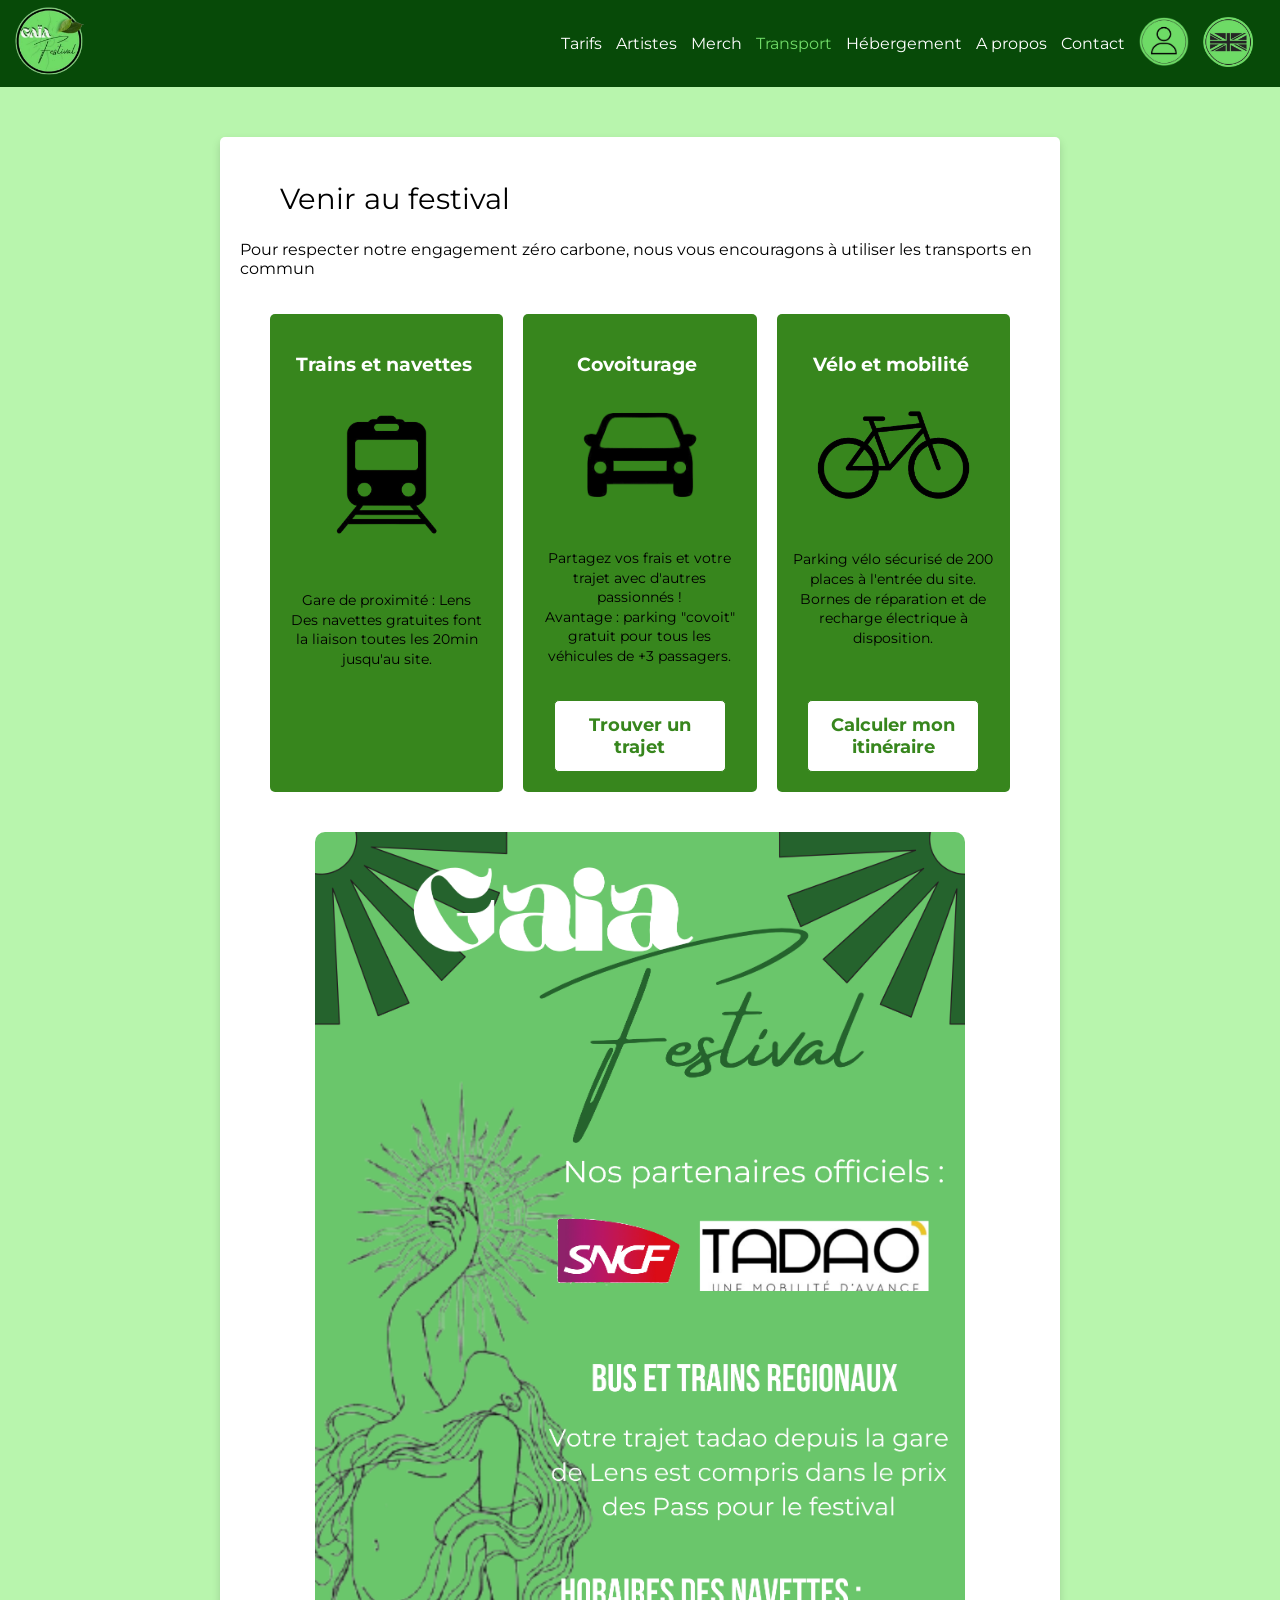
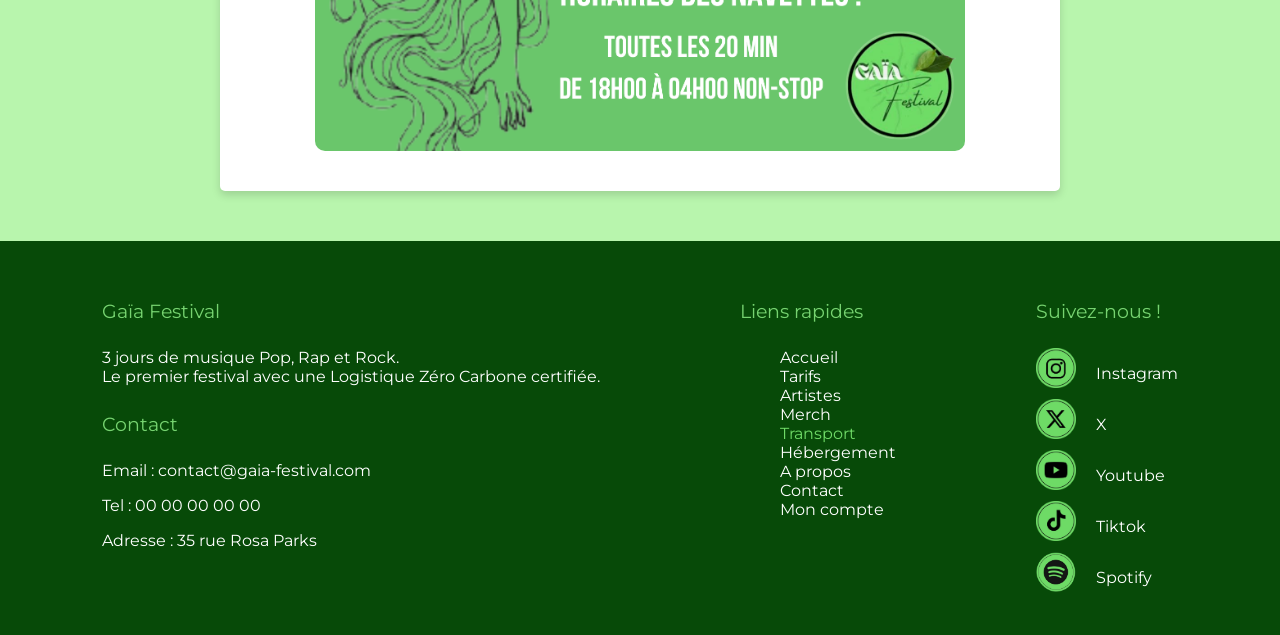
<file: transport_gaia_festival.html>
<!doctype html>
<html lang="fr">
<head>
    <meta charset="UTF-8" />
    <title>Gaïa Festival</title>
    <link rel="stylesheet" href="transport_gaia_festival.css">
    <link rel="stylesheet" href="global.css">
    <link rel="icon" href="./images/GF-rbg.png"/>

    <link rel="preconnect" href="https://fonts.googleapis.com">
    <link rel="preconnect" href="https://fonts.gstatic.com" crossorigin>
    <link href="https://fonts.googleapis.com/css2?family=Montserrat:ital,wght@0,100..900;1,100..900&display=swap" rel="stylesheet">

    <link rel="preconnect" href="https://fonts.googleapis.com">
    <link rel="preconnect" href="https://fonts.gstatic.com" crossorigin>
    <link href="https://fonts.googleapis.com/css2?family=Bebas+Neue&family=Montserrat:ital,wght@0,100..900;1,100..900&display=swap" rel="stylesheet">
</head>

<body>
<header class="navigation">
    <div class="logo">
        <a href="index.html"><img src="images/GF-rbg.png" alt="Logo Gaia" class="logo_Gaia"></a>
    </div>
    <div class="nav-liens">
        <nav>
            <ul>
                <li><a href="tarifs_gaia_festival.html">Tarifs</a></li>
                <li><a href="artistes_gaia_festival.html">Artistes</a></li>
                <li><a href="merch_gaia_festival.html">Merch</a></li>
                <li><a href="#" class="active">Transport</a></li>
                <li><a href="hebergement_gaia_festival.html">Hébergement</a></li>
                <li><a href="apropos_gaia_festival.html">A propos</a></li>
                <li><a href="contact_gaia_festival.html">Contact</a></li>
                <li><a href="id_gaia_festival.html"><img src="images/id_user-rbg.png" alt="s'identifier" class="id_user"></a></li>
                <li><a href="Homepage_gaia_festival_ANGLAIS.html"><img src="images/anglais-rbg.png" alt="Anglais Logo" class="logo-anglais"></a></li>
            </ul>
        </nav>
    </div>
</header>

<main>
    <section class="transport-bloc">
        <h2>Venir au festival</h2>
        <p>Pour respecter notre engagement zéro carbone, nous vous encouragons à utiliser les transports en commun</p>
        <div class="transport-box">
            <div class="transport-container">
                <h3>Trains et navettes</h3>
                <img src="images/transports/logo_train.png" alt="trains et navettes" class="transport-trains">
                <br>
                <p>
                    Gare de proximité : Lens<br>
                    Des navettes gratuites font la liaison toutes les 20min jusqu'au site.
                </p>
                <br>
            </div>

            <div class="transport-container">
                <h3>Covoiturage</h3>
                <img src="images/transports/logo_voiture.png" alt="covoiturage" class="transport-covoit">
                <br>
                <p>
                    Partagez vos frais et votre trajet avec d'autres passionnés !<br>
                    Avantage : parking "covoit" gratuit pour tous les véhicules de +3 passagers.
                </p>
                <br>
                <a href="#" class="bouton">Trouver un trajet</a>
            </div>
            <div class="transport-container">
                <h3>Vélo et mobilité</h3>
                <img src="images/transports/logo_velo.png" alt="velo" class="transport-velo">
                <br>
                <p>
                    Parking vélo sécurisé de 200 places à l'entrée du site.<br>
                    Bornes de réparation et de recharge électrique à disposition.
                </p>
                <br>
                <a href="#" class="bouton">Calculer mon itinéraire</a>
            </div>
        </div>
        <div class="transport-affiche">
            <img src="./images/transports/affiche_navettes.png">
        </div>
    </section>
</main>

<footer class="footer">
    <div class="footer-container">
        <div class="footer-about_contact">
            <div class="footer-about">
                <h4>Gaïa Festival</h4>
                <p>3 jours de musique Pop, Rap et Rock.<br>
                    Le premier festival avec une Logistique Zéro Carbone certifiée.</p>
            </div>
            <div class="footer-contact">
                <h4>Contact</h4>
                <p> Email : contact@gaia-festival.com</p>
                <p> Tel : 00 00 00 00 00 </p>
                <p> Adresse : 35 rue Rosa Parks</p>
            </div>
        </div>
        <div class="footer-nav">
            <h4>Liens rapides</h4>
            <ul>
                <li><a href="index.html">Accueil</a></li>
                <li><a href="tarifs_gaia_festival.html">Tarifs</a></li>
                <li><a href="artistes_gaia_festival.html">Artistes</a></li>
                <li><a href="merch_gaia_festival.html">Merch</a></li>
                <li><a href="#" class="active">Transport</a></li>
                <li><a href="hebergement_gaia_festival.html">Hébergement</a></li>
                <li><a href="apropos_gaia_festival.html">A propos</a></li>
                <li><a href="contact_gaia_festival.html">Contact</a></li>
                <li><a href="id_gaia_festival.html">Mon compte</a></li>
            </ul>
        </div>
        <div class="footer-social">
            <h4>Suivez-nous !</h4>
            <div class="social-icons">
                <div class="bloc-reseaux">
                    <img src="images/logo_reseaux/insta-rbg.png" alt="Instagram">
                    <a href="#"><p>Instagram</p></a>
                </div>
                <div class="bloc-reseaux">
                    <img src="images/logo_reseaux/x-rbg.png" alt="X">
                    <a href="#"><p>X</p></a>
                </div>
                <div class="bloc-reseaux">
                    <img src="images/logo_reseaux/ytb-rbg.png" alt="Youtube">
                    <a href="#"><p>Youtube</p></a>
                </div>
                <div class="bloc-reseaux">
                    <img src="images/logo_reseaux/tiktok-rbg.png" alt="Tiktok">
                    <a href="#"><p>Tiktok</p></a>
                </div>
            </div>
            <div class="bloc-reseaux">
                <img src="images/logo_reseaux/spotify-rbg.png" alt="Spotify">
                <a href="#"><p>Spotify</p></a>
            </div>
        </div>
    </div>
    </div>
</footer>

</body>
</html>
</file>
<file: Homepage_gaia_festival.css>
.hero{
    background-image: url("images/images/gaia_hero_banniere.png");
    background-size: cover;
    background-position: center;
    background-repeat: no-repeat;
    padding: 5%;
    color: #ffffff;
}

.hero-content {
    text-align: left;
}

main {
    margin-right: 8%;
    margin-left: 8%;
}

.artistes-container {
    display: flex;
    flex-wrap: wrap;
    justify-content: center;
}

.bloc-artistes {
    display: flex;
    flex-direction: column;
    align-items: center;
}

.theodora, .damso, .solalune, .orelsan, .adele-castillon, .tyler-the-creator {
    width: 75%;
    height: 75%;
}

.tarifs-container {
    display: flex;
    flex-wrap: wrap;
    justify-content: space-around;
    padding-bottom: 5%;
}

.tarifs-bloc {
    display: flex;
    flex-direction: column;
    align-items: center;
}

.tarifs-bloc p {
    text-align: center;
    font-size: 17px;
    font-weight: bold;
}

.pass-1, .pass-2, .pass-3, .pass-psh-pmr, .pass-camping {
    width: 105%;
    height: 70%;
    max-width: 130px;
    max-height: 110px;
    text-align: center;
}

.pass-vip{
    width: 105%;
    height: 70%;
    max-width: 130px;
    max-height: 110px;
    text-align: center;
}

.merch-container {
    display: flex;
    align-items: center;
    justify-content: space-between;
    gap: 40px;
    margin-top: 20px;
}

.merch-container p {
    flex: 1;
    max-width: 65%;
    text-align: justify;
    line-height: 1.6;
}

.merch-container img {
    width: 170px;
    height: auto;
    object-fit: contain;
}

.submit {
    display: flex;
    justify-content: center;
    margin-top: 30px;
}

.faq-toggle{
    display: none;
}

.faq-question {
    display: block;
    font-weight: bold;
    font-size: 18px;
    color: #38761D;
    margin-bottom: 10px;
    cursor: pointer;
    padding: 10px;
    border: 1px solid #37861D;
    border-radius: 5px;
    background-color: white;
    transition: all 0.4s ease;
}

.faq-question:hover {
    background-color: #38761D;
    color: white;
}

.faq-rep{
    font-size: 16px;
    color: #555;
    max-height: 0;
    overflow: hidden;
    transition: max-height 1.5s ease;
}

.faq-toggle:checked + .faq-question + .faq-rep {
    max-height: 200px;
    margin-top: 10px;
}

.infos-container{
    justify-content: space-around;
    align-items: center;
}

.venir-fest, .camping {
    text-align: justify;
}

.logo-plan{
    max-width: 80%;
    max-height: 70px;
    display: flex;
    flex-direction: column;
}

.plan{
    max-width: 60%;
    max-height: 60%;
    border-radius: 10px;
    align-self: center;
}

.plan-container {
    display: flex;
    flex-wrap: wrap;
    align-items: center;
    justify-content: space-around;
}

.plan-icones{
    display: flex;
    flex-direction: column;
}

.bloc-icone-plan {
    display: flex;
    align-items: center;
    max-width: 15%;
    max-height: 2%;
}

.bloc-icone-plan img{
    margin-right: 30px;
    max-width: 150%;
    max-height: 150%;
}

.APropos-container {
    display: flex;
    align-items: center;
    justify-content: space-between;
    gap: 40px;
    margin-top: 20px;
}

.APropos-titre-txt {
    flex: 1;
    max-width: 55%;
}

.APropos-titre-txt > p {
    text-align: justify;
    padding-right: 5%;
    line-height: 1.6;
}

.Createurs {
    flex: 1;
    display: flex;
    flex-direction: column;
    align-items: center;
}

.Createurs img {
    width: 100%;
    max-width: 500px;
    height: auto;
    border-radius: 10px;
    box-shadow: 0 4px 10px rgba(0,0,0,0.1);
}
</file>
<file: global.css>
body {
    font-family: "Montserrat", sans-serif;
    font-weight: 400;
    font-style: normal;
    margin: 0;
    padding: 0;
}

h1,h2,h3,h4 {
    font-family: "Montserrat", sans-serif;
    font-optical-sizing: auto;
    font-weight: 400;
    font-style: normal;
}

h2 {
    font-size: 1.8em;
    font-weight: bold;
    margin-left: 20px;
    font-family: "Montserrat", sans-serif;
    font-optical-sizing: auto;
    font-weight: 400;
    padding-left: 20px;
}

h3 {
    margin-left : 20px;
    font-weight: bold;
}

.hr {
    border: none;
    height: 10px;
    color: #38761D;
    width: 80%;
    margin: 40px auto;
}

.bouton {
    font-family: "Montserrat", sans-serif;
    font-optical-sizing: auto;
    font-style: normal;

    text-align: center;
    justify-content: center;
    font-weight: bold;
    font-size: 18px;
    color: #37861D;
    border: 1px solid #37861D;
    border-radius: 5px;
    background-color: white;


    padding: 10px;
    text-decoration: none;
    transition: all 0.4s ease;

}

.bouton:hover {
    background-color: #074A08;
    color: #ffffff;
    border-radius: 5px;
}

section {
    margin-bottom: 50px;
}

.vert {
    color: #074A08;
}

.logo-anglais {
    max-width: 50px;
    max-height: 50px;
    margin-right: 20px;
}

.id_user {
    max-width: 50px;
    max-height: 50px;
}

.logo-francais {
    max-width: 95px;
    max-height: 50px;
    margin-left: -20px;
}

.logo img {
    max-width: 70px;
    max-height: 70px;
    margin: 10% 20%;
}

.navigation {
    background-color: #074A08;
    display: flex;
    flex-wrap: nowrap;
    justify-content: space-between;
    align-items: center;
    position: sticky;
    top: 0;
    z-index: 1000;
    max-height: 130px;
}

.nav-liens ul {
    list-style: none;
    display: flex;
    flex-wrap: nowrap;
    align-items: center;
    margin: 0;
    padding: 0;
}

.nav-liens ul li {
    margin: 7px;
}

.nav-liens ul li a{
    color: #ffffff;
    text-decoration: none;
}

.nav-liens ul li a.active{
    color: #6FDB67;
}

.nav-liens ul li a:hover {
    transition: color 0.15s;
    color: #171A17;
}

.footer{
    background-color: #074A08;
    padding: 2em;
}

.footer-container h4 {
    font-size: 1.2em;
    color: #76d370;
}

.footer-container h3 {
    font-size: 1.5em;
}

.footer-container {
    display: flex;
    justify-content: space-around;
}

.footer-img {
    align-items: center;
}

.footer-about_contact p {
    color: #ffffff
}

.footer-nav ul {
    list-style: none;
    margin-bottom: 8px;
}

.footer-nav ul li a{
    color: #ffffff;
    text-decoration: none;
}

.footer-nav ul li a.active {
    color: #6FDB67;
}

.footer-nav ul li a:hover {
    transition: color 0.15s;
    color: #171A17;
}

.bloc-reseaux {
    display: flex;
}

.bloc-reseaux a {
    text-decoration: none;
}

.bloc-reseaux p {
    color: #ffffff;
    display: block;
    align-self: center;
}

.bloc-reseaux p:hover {
    transition: color 0.15s;
    color: #171A17;
}

.bloc-reseaux img {
    width: 40px;
    height: 40px;
    margin-right: 20px;
}

.submit{
    display: flex;
    justify-content: center;
}
</file>
<file: apropos_gaia_festival.css>
body {
    background-color: #B8F5AD;
}

main {
    margin-left: 8%;
    margin-right: 8%;
}

.creators{
    width: 80%;
    max-width: 800px;
    margin: 50px auto;
    padding: 20px;
    background-color: #ffffff;
    border-radius: 5px;
}

.creators-container img{
    max-width: 500px;
    border-radius: 10px;
}

.title-bebas {
    font-family: 'Bebas Neue', sans-serif;
    font-size: 4rem;
    color: #074A08;
    margin-bottom: 10px;
    letter-spacing: 2px;
}

.about-hero {
    text-align: center;
    padding: 60px 0;
}

.subtitle {
    font-size: 1.2rem;
    color: #074A08;
    font-weight: 300;
}

.form-container {
    background-color: #ffffff;
    padding: 40px;
    border-radius: 15px;
    box-shadow: 0 10px 30px rgba(0,0,0,0.05);
    margin-bottom: 50px;
    line-height: 1.8;
}

.form-container h2 {
    color: #074A08;
    border-bottom: 3px solid #6FDB67;
    display: inline-block;
    padding-bottom: 5px;
    margin-bottom: 20px;
}

.values-grid {
    display: flex;
    gap: 20px;
    margin-top: 30px;
}

.value-item {
    flex: 1;
    background: #f9f9f9;
    padding: 20px;
    border-radius: 10px;
    text-align: center;
    transition: transform 0.3s ease;
}

.value-item:hover {
    transform: translateY(-5px);
}

.value-icon {
    font-size: 2rem;
    display: block;
    margin-bottom: 10px;
}

.creators-grid {
    display: flex;
    justify-content: center;
    margin-top: 40px;
}

.creator-card {
    background: white;
    border-radius: 15px;
    overflow: hidden;
    max-width: 600px;
    box-shadow: 0 4px 15px rgba(0,0,0,0.1);
}

.img-wrapper {
    overflow: hidden;
}

.img-wrapper img {
    width: 100%;
    height: auto;
    display: block;
    transition: scale 0.5s ease;
}

.creator-card:hover img {
    scale: 1.05;
}

.creator-info {
    padding: 25px;
    text-align: center;
}

.creator-info h3 {
    margin: 0;
    color: #074A08;
}

.hr-style {
    border: none;
    height: 3px;
    background-color: #074A08;
    width: 30%;
    margin: 60px auto;
    opacity: 0.3;
}
</file>
<file: artistes_gaia_festival.css>
body {
    background-color: #B8F5AD;
    margin: 0;
    padding: 0;
    font-family: "Montserrat", sans-serif;
}

.date {
    text-align: center;
    width: 100%;
    margin: 50px 0 20px 0;
}

.date img {
    max-width: 350px;
    height: auto;
    border-radius: 10px;
}

.date-badge {
    background-color: #B8F5AD;
    color: #38761D;
    display: inline-flex;
    flex-direction: column;
    align-items: center;
    justify-content: center;
    padding: 15px 35px;
    border-radius: 12px;
    width: 130px;
    height: 160px;
    font-family: "Montserrat", sans-serif;
    margin: 30px 0;
    box-shadow: 0 4px 10px rgba(0,0,0,0.1);
}

.date-badge .jour {
    font-family: "Bebas Neue", sans-serif;
    font-size: 2.1rem;
    letter-spacing: 2px;
    font-weight: 800;
}

.date-badge .chiffre {
    font-family: "Montserrat", cursive;
    font-size: 3.5rem;
    font-weight: 700;
    line-height: 1;
}

.date-badge .mois {
    font-size: 2.2rem;
    font-family: "Bebas Neue", cursive;
}

.artistes {
    display: flex;
    flex-wrap: wrap;
    justify-content: center;
    gap: 40px;
    padding: 20px;
    max-width: 1200px;
    margin: 0 auto 60px auto;
}

.artiste_container {
    display: flex;
    flex-direction: column;
    align-items: center;
    width: 220px;
}

.artiste_container img {
    width: 220px;
    height: 220px;
    object-fit: cover;
    border-radius: 15px;
    box-shadow: 0 5px 15px rgba(0, 0, 0, 0.15);
    transition: transform 0.3s ease;
}

.artiste_container img:hover {
    transform: scale(1.05);
}

.artiste_container h3 {
    margin-top: 15px;
    font-family: "Bebas Neue", sans-serif;
    font-size: 1.4rem;
    text-align: center;
    color: #000;
}

.affiche{
    display: flex;
    justify-content: center;
    margin-top: 50px;
}

.affiche img {
    max-width: 350px;
    height: auto;
    border-radius: 15px;
    padding: 20px;
    background-color: #074A08;
}

.all {
    width: 90%;
    max-width: 1100px;
    margin: 50px auto;
    padding: 40px;
    background-color: #ffffff;
    box-shadow: 0 10px 30px rgba(0,0,0,0.08);
    border-radius: 15px;
}

.Vendredi, .Samedi, .Dimanche {
    text-align: center;
}
</file>
<file: connexion_gaia_festival.css>
body {
    background-image: url("images/images/gaia_scene.jpg");
    background-size: cover;
    background-position: center;
    background-repeat: no-repeat;
    margin: 0;
    font-family: "Montserrat", sans-serif;
}

main {
    margin-right: 8%;
    margin-left: 8%;
    display: flex;
    justify-content: center;
    align-items: center;
    min-height: 80vh;
}

.form-container {
    width: 80%;
    max-width: 500px;
    margin: 50px auto;
    padding: 30px;
    background-color: #ffffff;
    box-shadow: 0 4px 8px #00000026;
    border-radius: 5px;
}

.form-container p {
    text-align: center;
    margin-top: 20px;
    font-size: 0.9em;
}

form label {
    display: block;
    margin-bottom: 8px;
    font-weight: bold;
    color: #171A17;
}

form input {
    width: 100%;
    padding: 12px;
    margin-bottom: 20px;
    border: 1px solid #ddd;
    border-radius: 5px;
    font-size: 1em;
    font-family: 'Montserrat', sans-serif;
    box-sizing: border-box;
}

hr {
    margin: 30px 0;
    border: 0;
    border-top: 1px solid #171A17;
}

p {
    margin-top: 20px;
    font-size: 0.9em;
    color: #171A17;
}

.id {
    color: #37861D;
    font-weight: bold;
    text-decoration: none;
}

.id:hover {
    text-decoration: underline;
}

h2 {
    text-align: center;
    color: #37861D;
    margin-bottom: 10px;
}

.soustitre {
    margin-bottom: 30px;
    font-style: italic;
    color: #555;
    font-weight: normal;
}

.button-group {
    text-align: center;
    margin-top: 10px;
}

.footer-link {
    margin-top: 20px;
}
</file>
<file: contact_gaia_festival.css>
.form-container {
    width: 80%;
    max-width: 800px;
    margin: 50px auto;
    padding: 20px;
    background-color: #ffffff;
    box-shadow: 0 4px 8px #00000026;
    border-radius: 5px;
}

body {
    background-image: url("images/images/gaia1.jpg");
    background-size: cover;
    background-position: center;
    background-repeat: no-repeat;
}

form label {
    display: block;
    margin-bottom: 8px;
    font-weight: bold;
}

form input, form select, form textarea {
    width: 97%;
    padding: 10px;
    margin-bottom: 20px;
    border: 1px solid #ddd;
    border-radius: 5px;
    font-size: 1em;
    font-family: 'Roboto', sans-serif;
}

main {
    margin-right: 8%;
    margin-left: 8%;
}
</file>
<file: hebergement_gaia_festival.css>
main {
    margin-right: 8%;
    margin-left: 8%;
}

body {
    background-color: #B8F5AD;
}

.tente-container, .hotel-container {
    display: flex;
    justify-content: center;
    gap: 30px;
    margin-bottom: 50px;
}

.tente, .hotel {
    background-color: #ffffff;
    border-radius: 8px;
    padding: 20px;
    text-align: center;
    box-shadow: 0 2px 8px rgba(0,0,0,0.15);
    width: 45%;
    display: flex;
    flex-direction: column;
    align-items: center;
}

h2 {
    text-align: left;
    margin-bottom: 25px;
    color: #1a4a1a;
}

h3 {
    margin: 10px 0;
    font-weight: bold;
}

.price {
    margin-top: auto;
    color: #1a4a1a;
}

.price span {
    font-weight: bold;
}

.img_tente, .img_bungalow, .img-chambre, .img-sdb {
    width: 100%;
    aspect-ratio: 16 / 9;
    margin-bottom: 15px;
    overflow: hidden;
    border-radius: 7px;
}

.img_tente img, .img_bungalow img, .img-chambre img, .img-sdb img {
    width: 100%;
    height: 100%;
    object-fit: cover;
    display: block;
}

.hero {
    display: flex;
    flex-direction: column;
    justify-content: center;
    align-items: center;
    max-width: 100%;
    height: auto;
    background-color: white;
    margin-bottom: 40px;
    border-radius: 8px;
    overflow: hidden;
}

.hero-video {
    max-width: 100%;
    height: auto;
    display: block;
}
</file>
<file: id_gaia_festival.css>
body {
    background-image: url("images/images/gaia2.jpg");
    background-size: cover;
    background-position: center;
    background-repeat: no-repeat;
    margin: 0;
    font-family: "Montserrat", sans-serif;
}

main {
    margin-right: 8%;
    margin-left: 8%;
    display: flex;
    justify-content: center;
    align-items: center;
    min-height: 80vh;
}

.form-container {
    width: 80%;
    max-width: 500px;
    margin: 50px auto;
    padding: 30px;
    background-color: #ffffff;
    box-shadow: 0 4px 8px #00000026;
    border-radius: 5px;
}

form label {
    display: block;
    margin-bottom: 8px;
    font-weight: bold;
    color: #171A17;
}

form input {
    width: 100%;
    padding: 12px;
    margin-bottom: 20px;
    border: 1px solid #ddd;
    border-radius: 5px;
    font-size: 1em;
    font-family: 'Montserrat', sans-serif;
    box-sizing: border-box;
}

.bouton {
    cursor: pointer;
    font-family: "Montserrat", sans-serif;
    font-weight: bold;
    font-size: 18px;
    color: #ffffff;
    border: none;
    border-radius: 4px;
    background-color: #6FDB67;
    padding: 12px 30px;
    transition: all 0.3s ease;
}

.bouton:hover {
    background-color: #074A08;
    color: #6FDB67;
}

.form-container p {
    text-align: center;
    margin-top: 20px;
    font-size: 0.9em;
}

.form-container h2{
    text-align: center;
    color: #37861D;"
    margin-bottom: 10px;
}

.seconnecter {
    color: #37861D;
    font-weight: bold;
    text-decoration: none;
}

.seconnecter:hover {
    text-decoration: underline;
}

hr {
    margin: 30px 0;
    border: 0;
    border-top: 1px solid #171A17;
}
</file>
<file: merch_gaia_festival.css>
:root {
    --bg-green: #B8F5AD;
    --card-green: #76d370;
    --sidebar-gray: #e0e0e0;
}

body {
    font-family: Arial, sans-serif;
    background-color: var(--bg-green);
    margin: 0;
    padding: 20px;
}

.main-header h1 {
    margin-left: 10px;
    font-size: 2.5em;
    font-weight: normal;
}

.intro-box {
    background: white;
    padding: 20px;
    margin-bottom: 30px;
    border-radius: 5px;
}

.container {
    display: flex;
    gap: 30px;
}

.sidebar {
    border-radius: 7px;
    background-color: var(--sidebar-gray);
    padding: 20px;
    width: 220px;
    height: fit-content;
}

.sidebar h3 {
    margin-top: 0;
    font-weight: normal;
    font-size: 1.4em;
}
.sidebar ul {
    list-style: none;
    padding-left: 15px;
    margin-bottom: 20px;
}
.sidebar .simple-list {
    padding-left: 0;
}
.sidebar li {
    margin-bottom: 5px;
    font-size: 1.1em;
}

.product-grid {
    display: grid;
    grid-template-columns: repeat(2, 1fr);
    gap: 30px;
    flex-grow: 1;
}

.product-card {
    text-align: center;
}

.image-container {
    border-radius: 8px;
    background-color: var(--card-green);
    position: relative;
    height: 250px;
    display: flex;
    justify-content: center;
    align-items: center;
    overflow: hidden;
}

.image-container img {
    max-height: 80%;
    max-width: 80%;
}

.color-options {
    position: absolute;
    bottom: 5px;
    right: 5px;
    display: flex;
    gap: 2px;
}

.dot {
    height: 18px;
    width: 18px;
    border: 1px solid #00000026;
    cursor: pointer;
}

.white {
    background-color: white;
}
.pink {
    background-color: #f7a8c4;
}
.green {
    background-color: #b1ffb1;
}
.black {
    background-color: black;
}

.product-name h3 {
    margin: 0;
    font-weight: bold;
    color: #1a4a1a;
}

.product-card p {
    margin: 0;
    color: #333;
}

.product-info {
    display: flex;
    flex-direction: column;
    align-items: center;
    background-color: white;
    padding: 15px;
    border-radius: 8px;
    gap: 10px;
}

.product-info button {
    max-width: 25%;
    border: none;
}

.add-to-cart {
    background: transparent;
    border: 2px solid #333;
    padding: 8px 20px;
    border-radius: 4px;
    cursor: pointer;
    transition: all 0.3s ease;
    display: flex;
    align-items: center;
    justify-content: center;
}

.add-to-cart:hover {
    scale: 1.2;
}

.add-to-cart img {
    max-width: 50px;
    height: auto;
}

.intro-box, .main-header, main{
    margin-left: 8%;
    margin-right: 8%;
}
</file>
<file: tarifs_gaia_festival.css>
:root {
    --bg-light-green: #B8F5AD;
    --main-green: #78d878;
    --text-dark: #333;
    --card-bg: #ffffff;
}

body {
    background-color: var(--bg-light-green);
    font-family: "Segoe UI", Tahoma, Geneva, Verdana, sans-serif;
    color: var(--text-dark);
    margin: 0;
    padding: 20px;
}

.container {
    max-width: 1100px;
    margin: 50px auto;
    background-color: #ffffff;
}

.intro-box {
    background-color: white;
    padding: 20px;
    margin-bottom: 30px;
    border-radius: 4px;
}

h1, h2 {
    color: #1a4a1a;
}

.grid-container {
    display: grid;
    grid-template-columns: repeat(auto-fit, minmax(200px, 280px));
    gap: 20px;
    margin: 0 auto 40px auto;
    max-width: 1200px;
    justify-content: center;
}

.card {
    text-align: center;
    background-color: var(--card-bg);
    padding: 15px;
    border-radius: 8px;
    box-shadow: 0 2px 8px #00000026;
    display: flex;
    flex-direction: column;
}

.card h3 {
    margin-left: -10px;
}

.image-placeholder {
    background-color: var(--main-green);
    padding: 15px;
    aspect-ratio: 4/3;
    display: flex;
    align-items: center;
    justify-content: center;
    border-radius: 4px;
    margin-bottom: 10px;
}

.image-placeholder img {
    max-width: 100%;
    max-height: 100px;
    object-fit: contain;
}

.description {
    font-size: 0.85em;
    color: #666;
    margin: 10px 0;
    flex-grow: 1;
}

.price {
    font-weight: bold;
    color: #1a4a1a;
    margin-top: 10px;
    font-size: 1.1em;
}

.parking-section {
    background: white;
    padding: 20px;
    border-radius: 4px;
    margin-top: 60px;
}

.parking-content {
    display: flex;
    flex-direction: column;
    gap: 20px;
    align-items: center;
}

.parking-image {
    flex: 1;
    display: flex;
    align-items: center;
    justify-content: center;
    border-radius: 4px;
}

.parking-image img {
    max-width: 600px;
    max-height: 400px;
    border-radius: 4px;
}

.parking-details {
    flex: 1;
}

.parking-item {
    padding: 10px 0;
    border-bottom: 1px solid #eee;
    display: flex;
    justify-content: space-between;
}

.button-container {
    display: flex;
    justify-content: center;
    text-align: center;
    margin-top: 50px;
    margin-bottom: 50px;
}

.btn-reserver {
    border: 2px solid var(--text-dark);
    padding: 15px 30px;
    font-size: 1rem;
    font-weight: bold;
    cursor: pointer;
    transition: all 0.3s ease;
    border-radius: 4px;
}

.btn-reserver:hover {
    background-color: var(--main-green);
    color: white;
    border-color: var(--main-green);
}

h4 {
    color: #171A17;
}
</file>
<file: transport_gaia_festival.css>
body {
    background-color: #B8F5AD;
}

.transport-bloc {
    width: 80%;
    max-width: 800px;
    margin: 50px auto;
    padding: 20px;
    background-color: #ffffff;
    box-shadow: 0 4px 8px #00000026;
    border-radius: 5px;
}

.transport-container{
    flex: 1;
    border-radius: 5px;
    background-color: #37861D;
    padding: 20px 15px;
    margin: 10px;
    text-align: center;
    display: flex;
    flex-direction: column;
    align-items: center;
}

.transport-container a{
    display: flex;
    align-items: center;
    justify-content: center;
    width: 150px;
    height: 50px;
    text-align: center;
    text-decoration: none;
    margin-top: auto;
}


.transport-container h3{
    margin-left: -5px;
}

.transport-container p {
    margin-top: 15px;
    font-size: 14px;
    line-height: 1.4;
    text-align: center;
}

.transport-container img {
    max-width: 80%;
}

.transport-container .transport-trains .transport-velo {
    max-width: 50%;
}

.transport-bloc h3{
    text-align: center;
    color: white;
}

.transport-box{
    display: flex;
    justify-content: space-between;
    padding: 10px;
    margin: 10px;
}

.transport-affiche img {
    width: 650px;
    height: auto;
    border-radius: 10px;
    margin-bottom: 20px;
}

.transport-affiche {
    display: flex;
    justify-content: center;
    width: 100%;
    margin-top: 20px;
}
</file>
